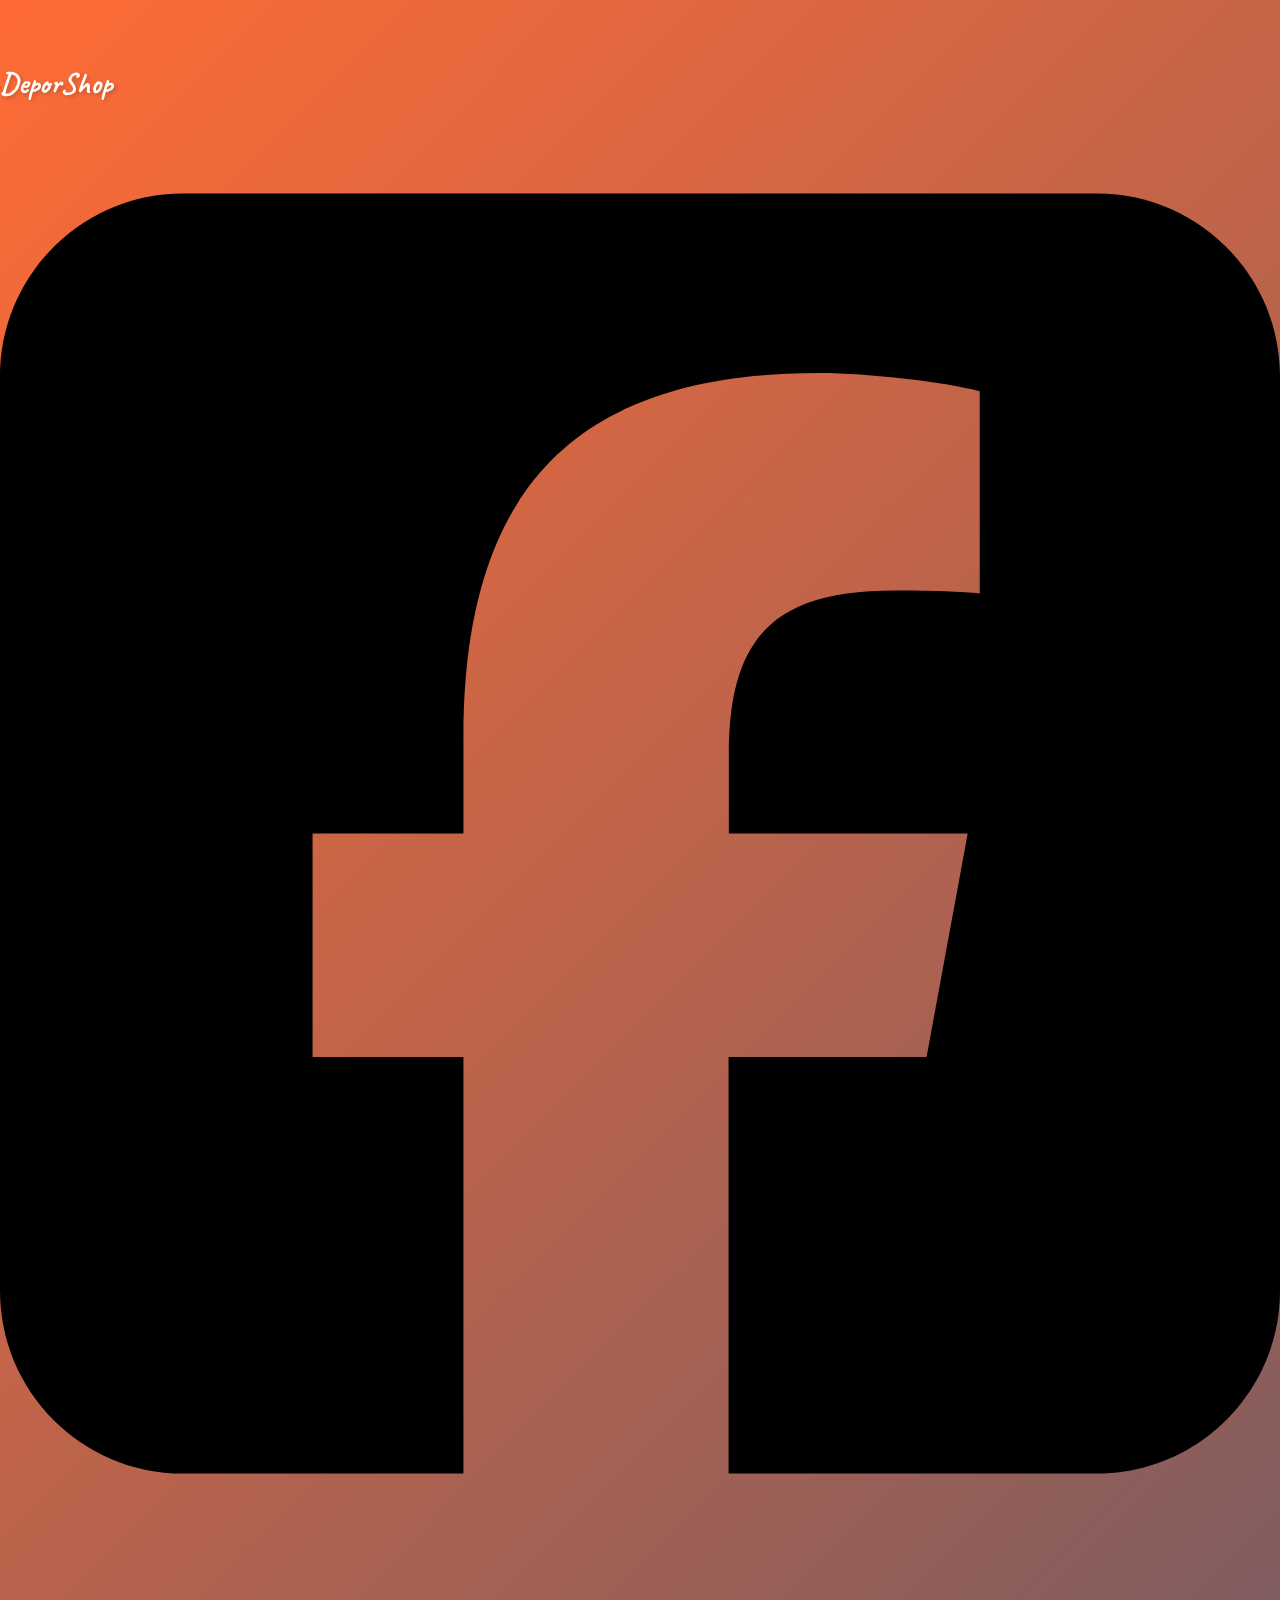
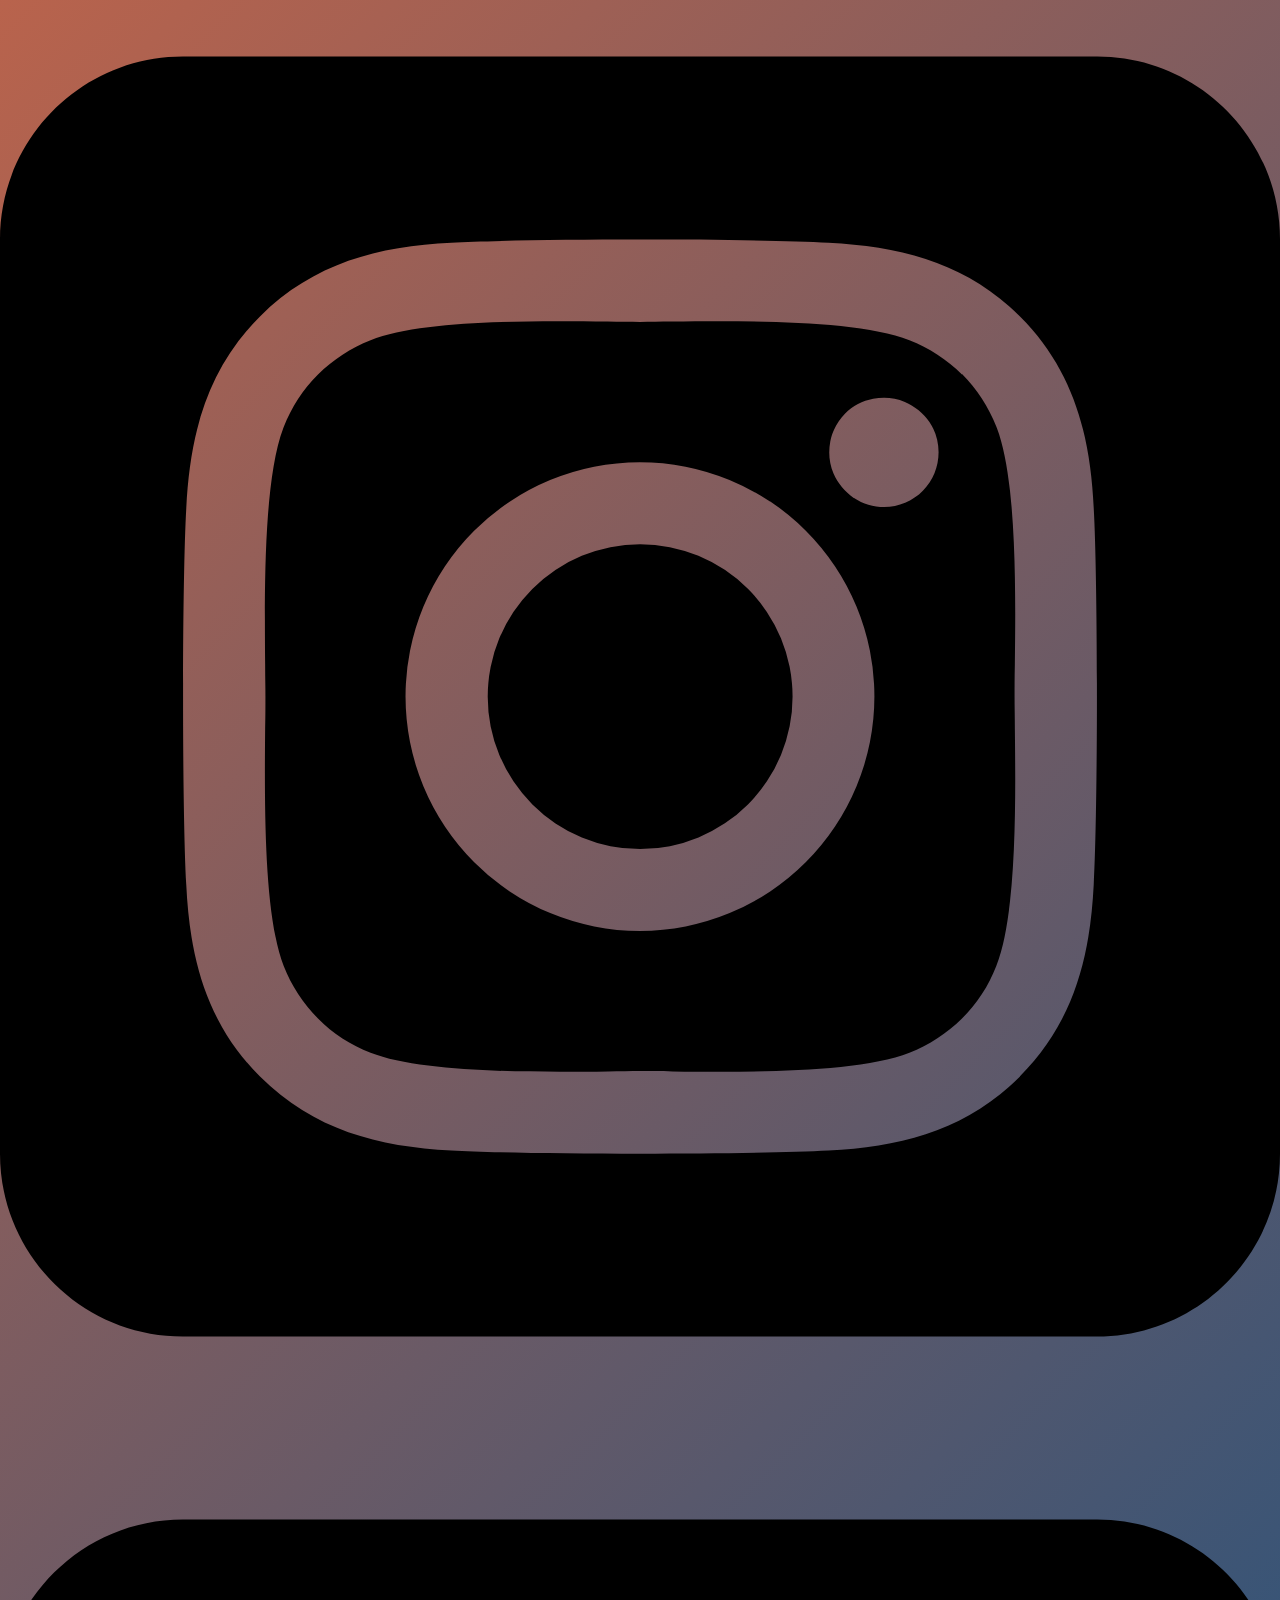
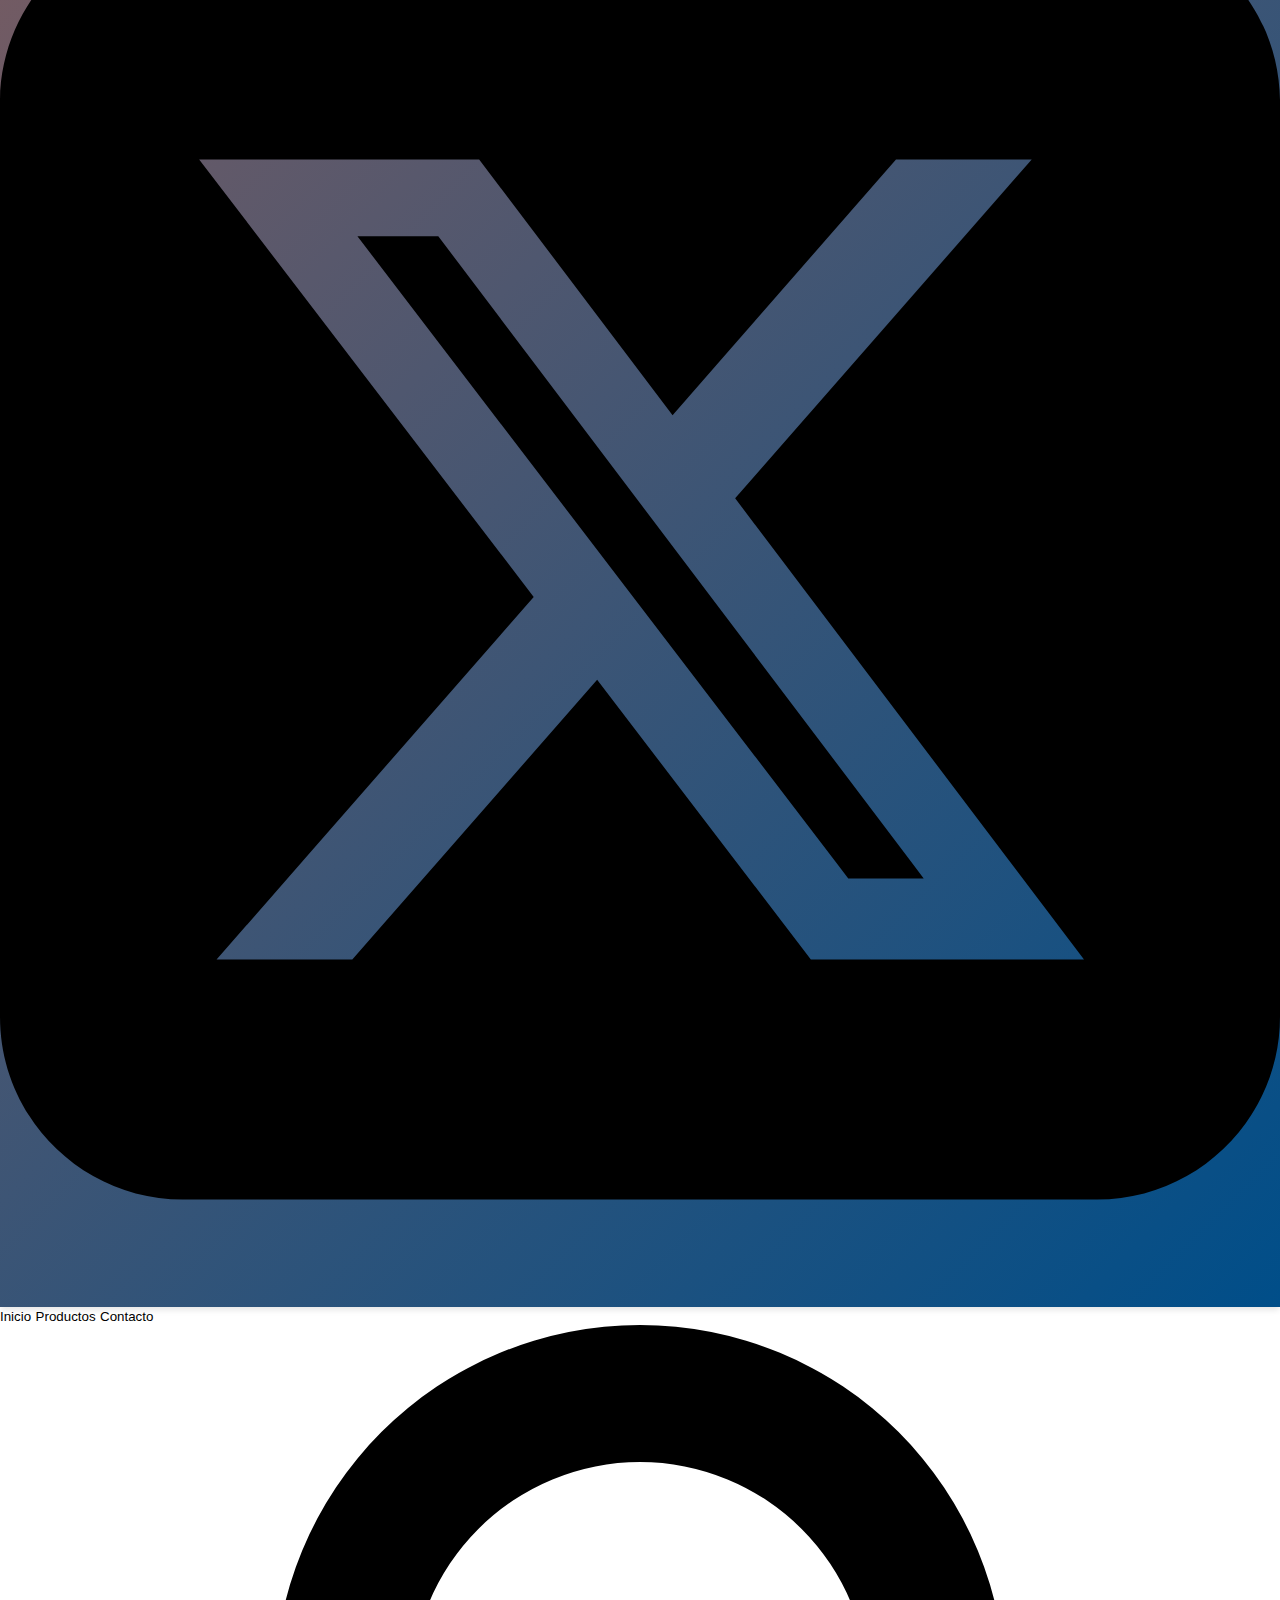
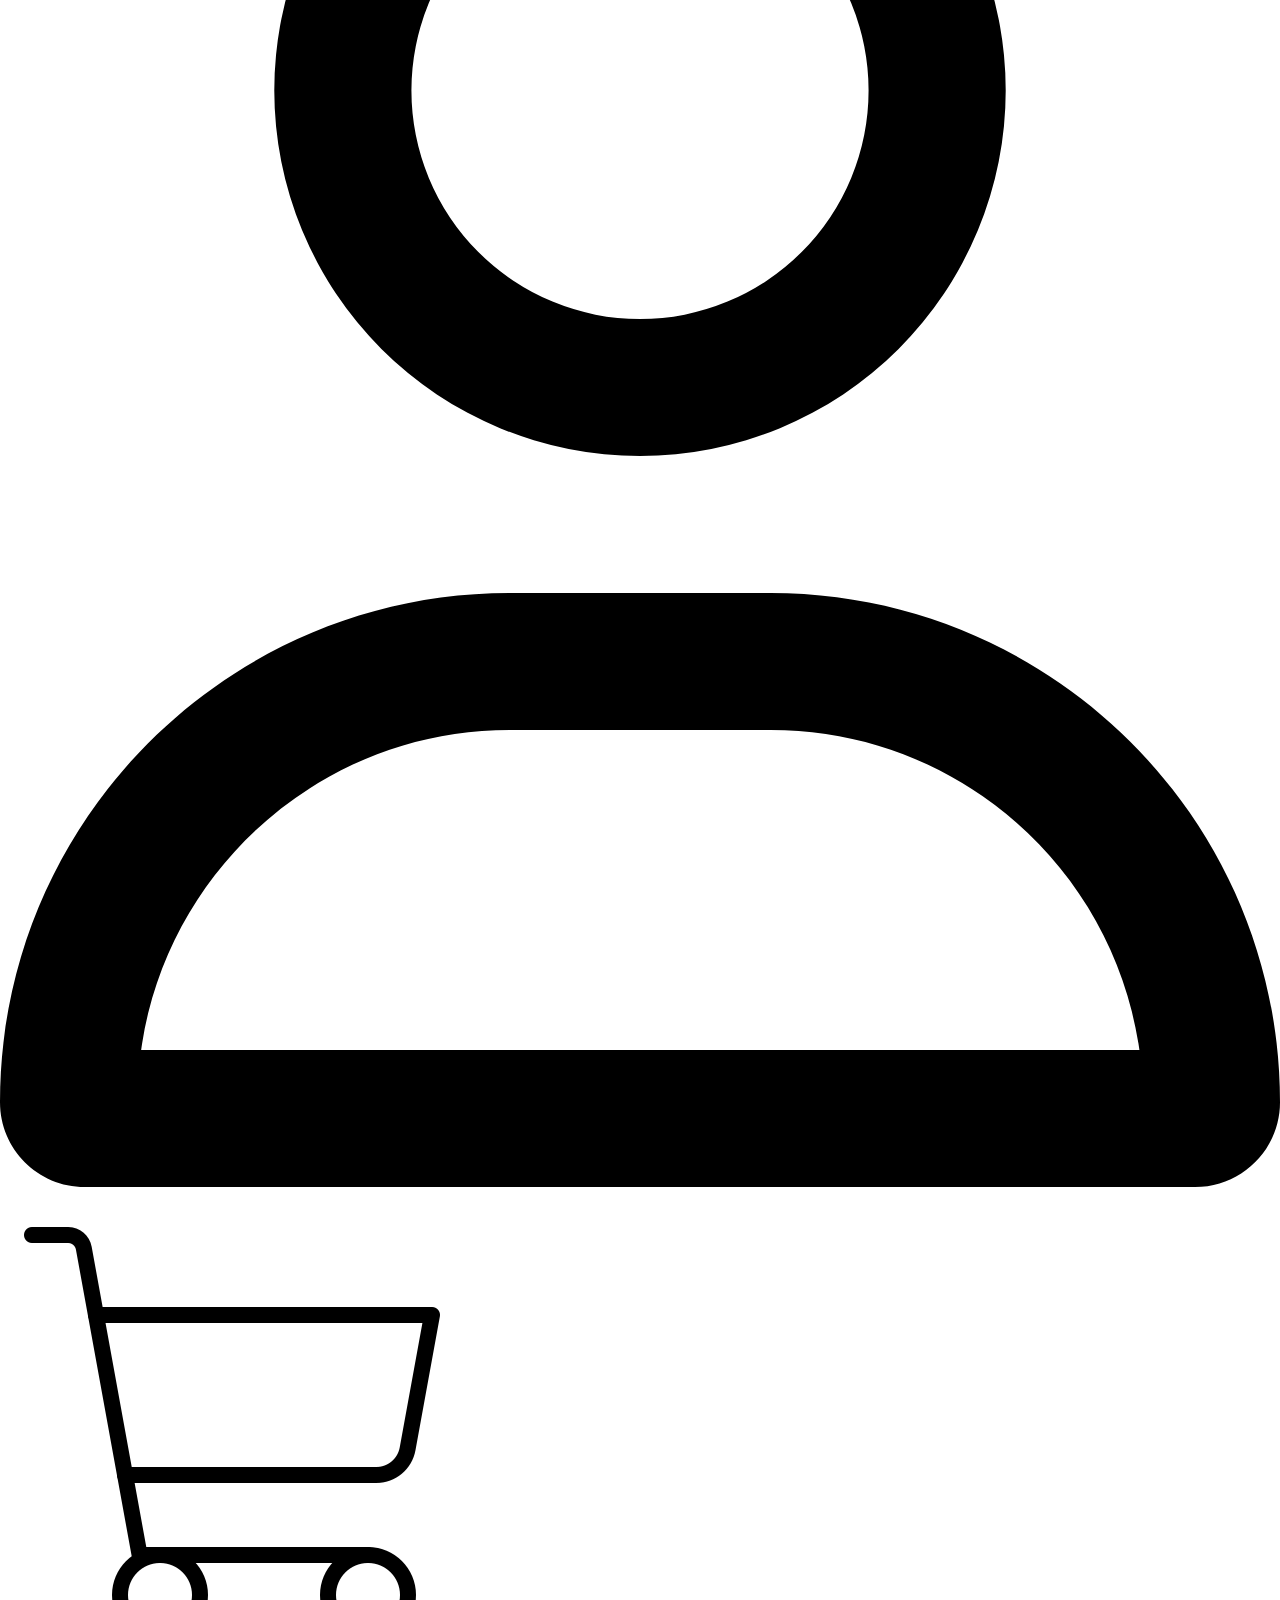
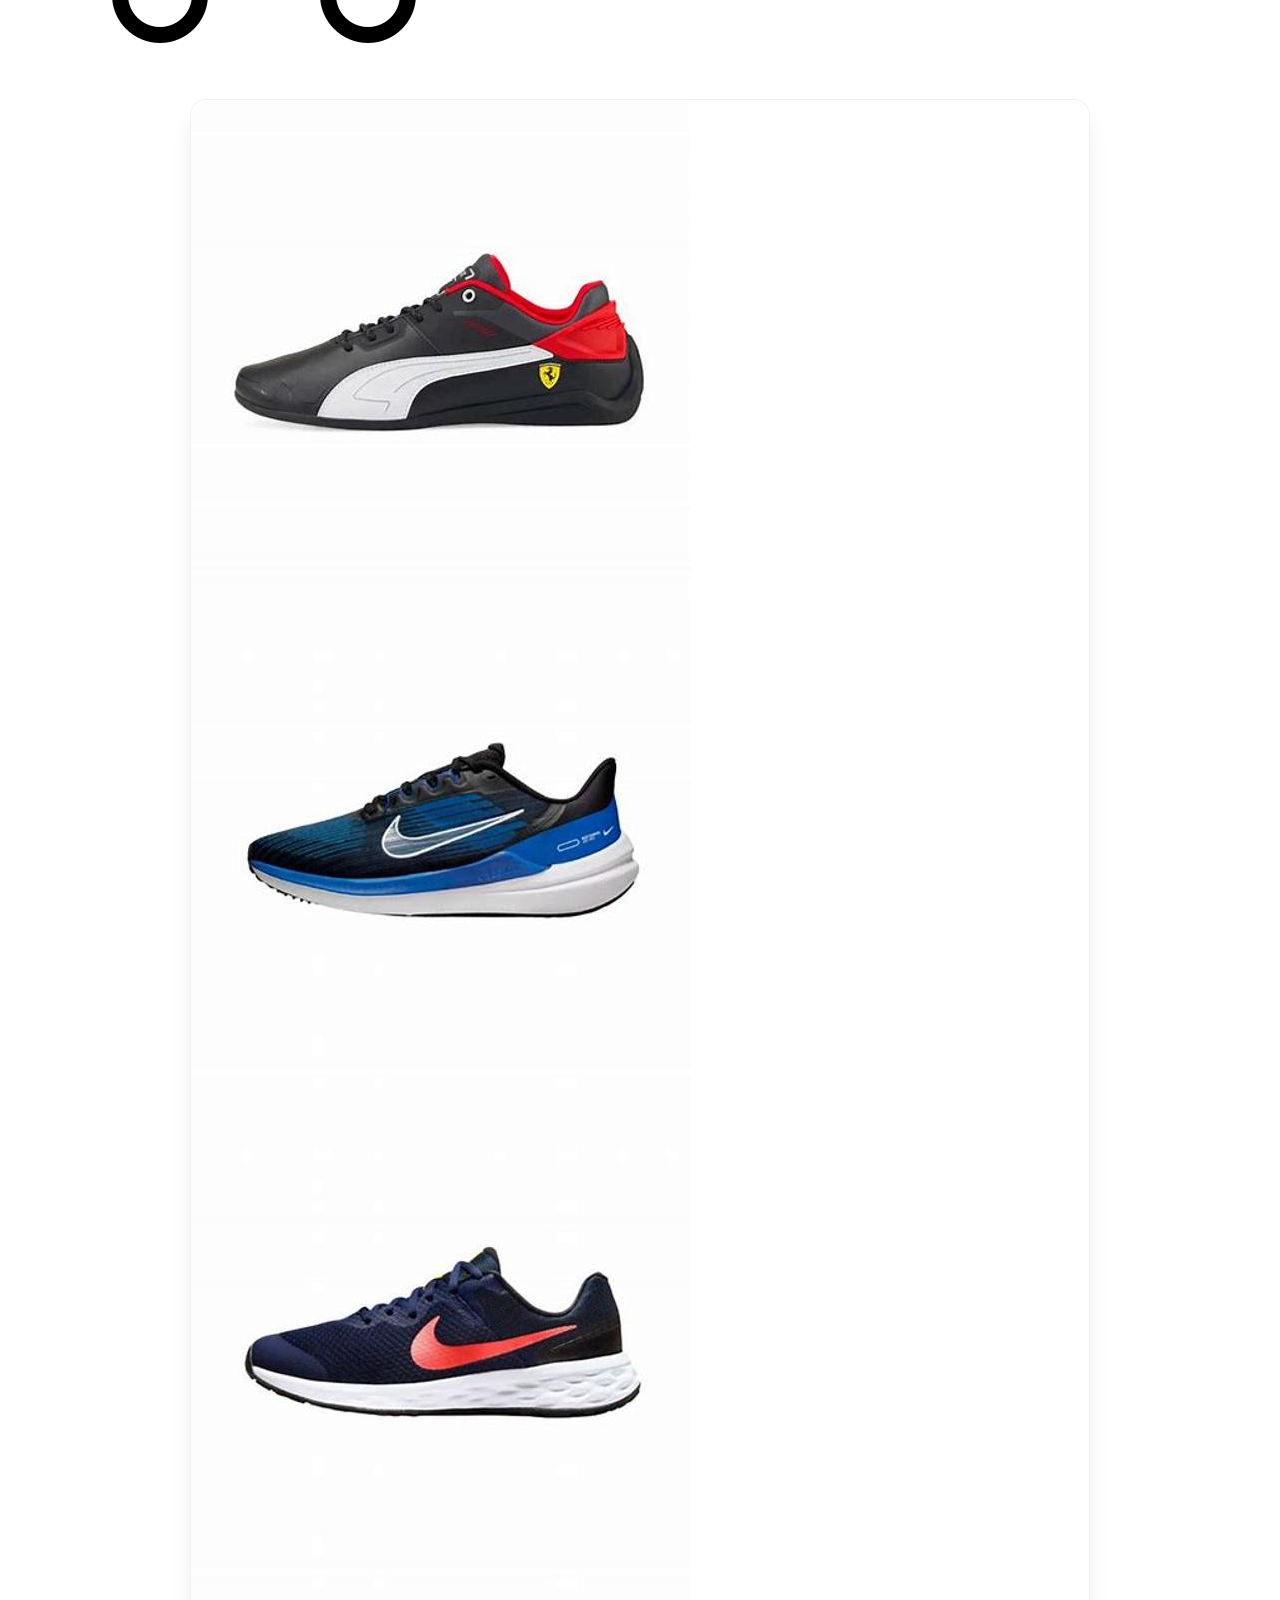
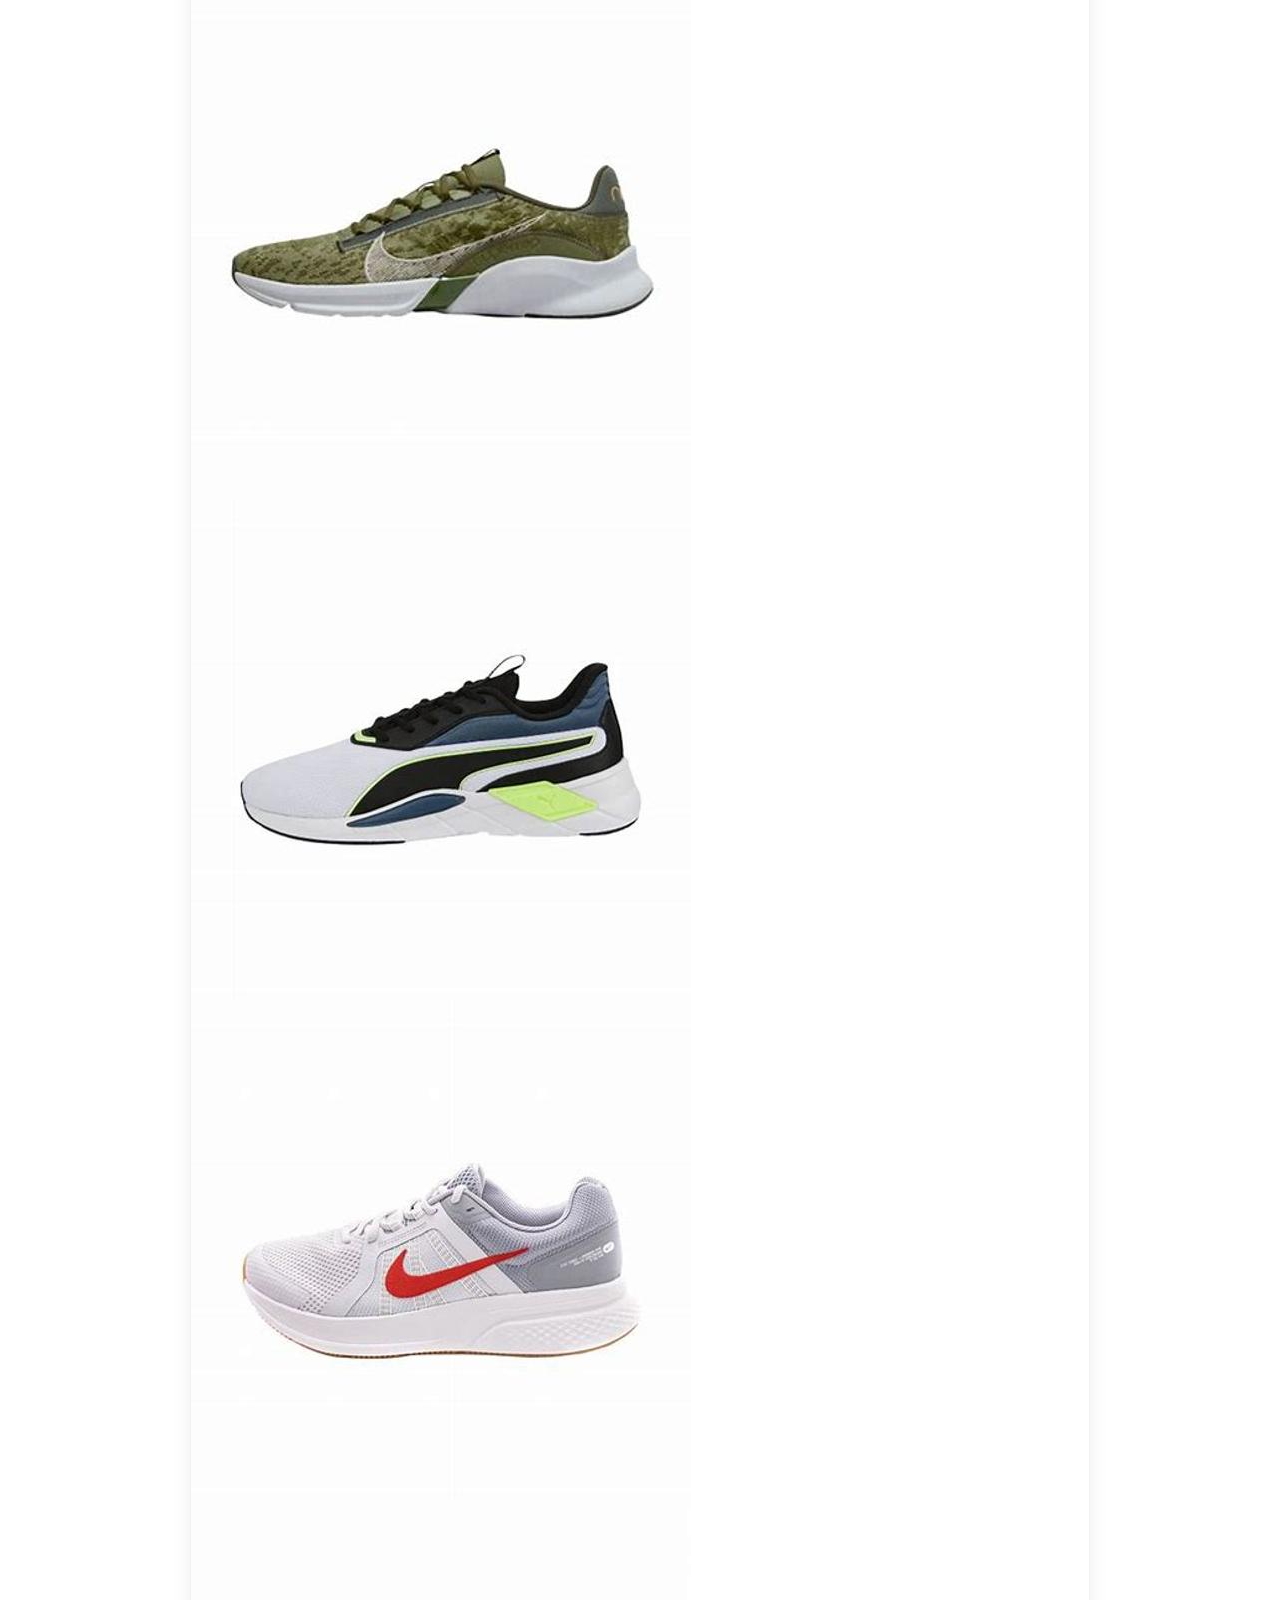
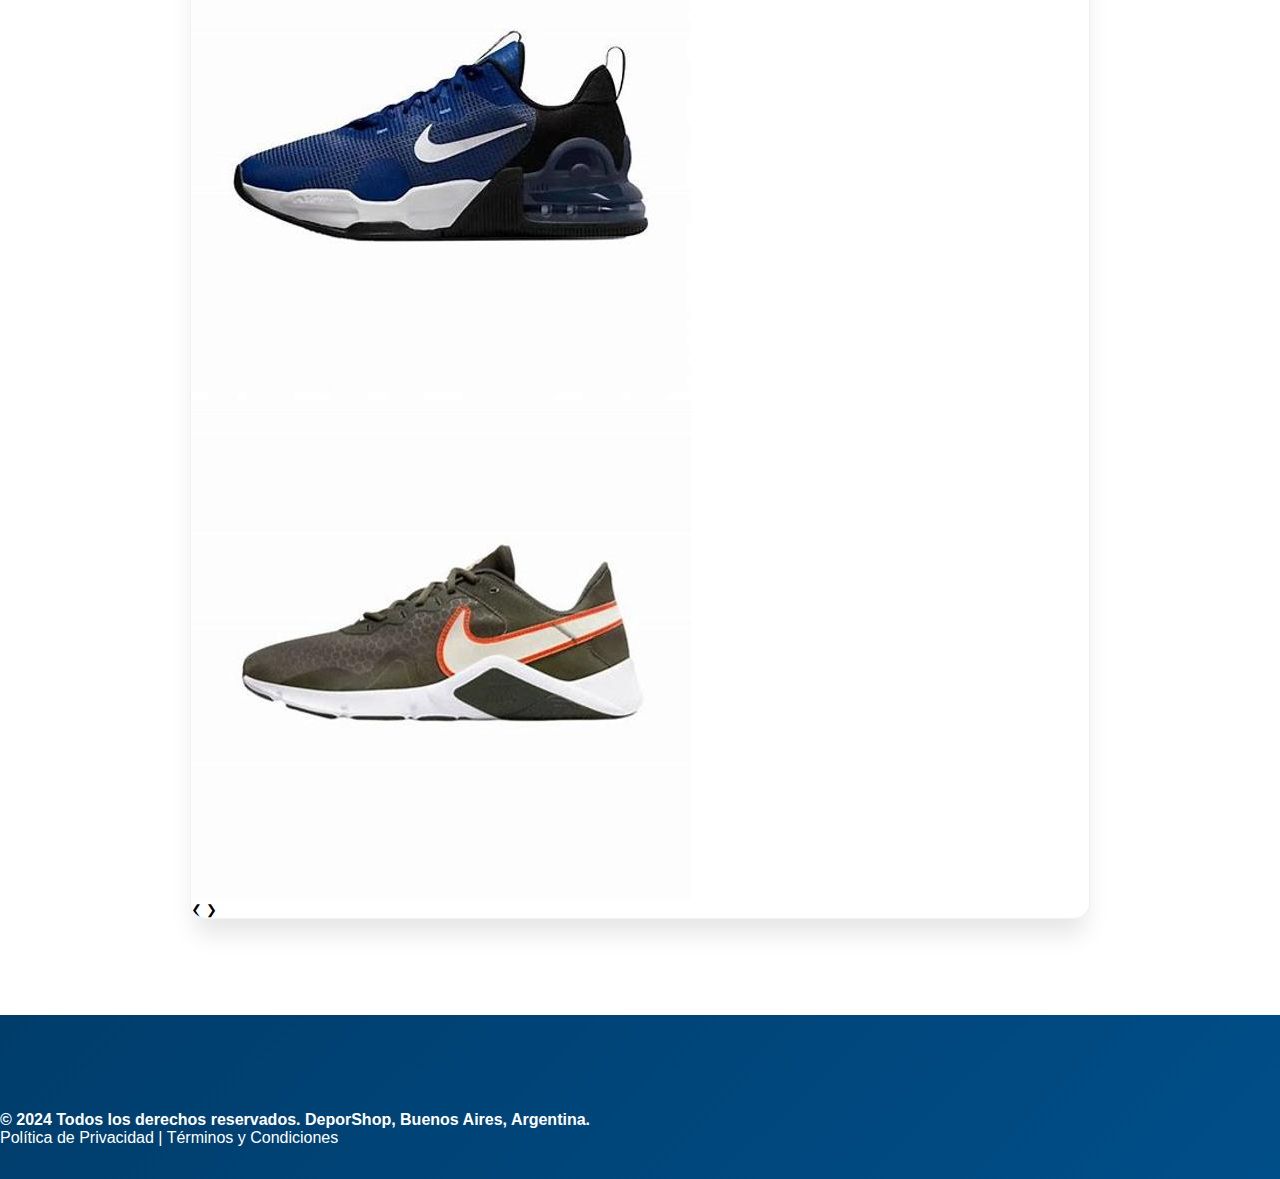
<file: Index.html>
<!DOCTYPE html>
<html lang="es">
<head>
    <meta charset="UTF-8">
    <meta name="viewport" content="width=device-width, initial-scale=1.0">
    <meta name="description" content="DeporShop - Encuentra zapatillas deportivas y accesorios de calidad al mejor precio en Buenos Aires, Argentina.">
    <meta name="keywords" content="zapatillas, deportivas, DeporShop, compras, Buenos Aires, accesorios deportivos">
    <meta name="author" content="DeporShop">
    <meta name="robots" content="index, follow">
    <title>DeporShop</title>
    <link rel="stylesheet" href="css/style.css">
    <link rel="preconnect" href="https://fonts.googleapis.com">
    <link rel="preconnect" href="https://fonts.gstatic.com" crossorigin>
    <link href="https://fonts.googleapis.com/css2?family=Caveat:wght@400..700&display=swap" rel="stylesheet">
</head>
<body>
    <header class="header">
        <div class="header__logo"></div>
        <div class="header__nombre">DeporShop</div>
        <div class="header__social-icons">
            <img src="./img/Facebook.svg" alt="Enlace a Facebook">
            <img src="./img/Instagram.svg" alt="Enlace a Instagram">
            <img src="./img/X.svg" alt="Enlace a Twitter">
        </div>
    </header>
    <section class="titulos">
        <nav class="menu">
            <button onclick="location.href='index.html'">Inicio</button>
            <button onclick="location.href='productos.html'">Productos</button>
            <button onclick="location.href='contacto.html'">Contacto</button>
        </nav>
        <div class="login">
            <img src="./img/Usuario.svg" alt="Icono de usuario">
        </div>
        <div class="carrito">
            <img src="./img/Carrito.png" alt="Carrito de compras">
        </div>
    </section>
    <main>
        <section class="main-content">
            <div class="carousel">
                <div class="carousel-images">
                    <img src="img/zapatillahombre1.jpeg" alt="Zapatilla 1">
                    <img src="img/zapatillahombre2.jpeg" alt="Zapatilla 2">
                    <img src="img/zapatillahombre3.jpeg" alt="Zapatilla 3">
                    <img src="img/zapatillahombre4.jpeg" alt="Zapatilla 4">
                    <img src="img/zapatillahombre5.jpeg" alt="Zapatilla 5">
                    <img src="img/zapatillahombre6.jpeg" alt="Zapatilla 6">
                    <img src="img/zapatillahombre7.jpeg" alt="Zapatilla 7">
                    <img src="img/zapatillahombre8.jpeg" alt="Zapatilla 8">
                </div>
                <button class="prev" onclick="moveCarousel(-1)">&#10094;</button>
                <button class="next" onclick="moveCarousel(1)">&#10095;</button>
            </div>
        </section>
        <script src="js/carousel.js"></script>
    </main>
    <footer class="footer">
        <p><strong>&copy; 2024 Todos los derechos reservados. DeporShop, Buenos Aires, Argentina.</strong></p>
        <nav class="footer-links">
            <a href="#">Política de Privacidad</a> |
            <a href="#">Términos y Condiciones</a>
        </nav>
    </footer>  
</body>
</html>
</file>
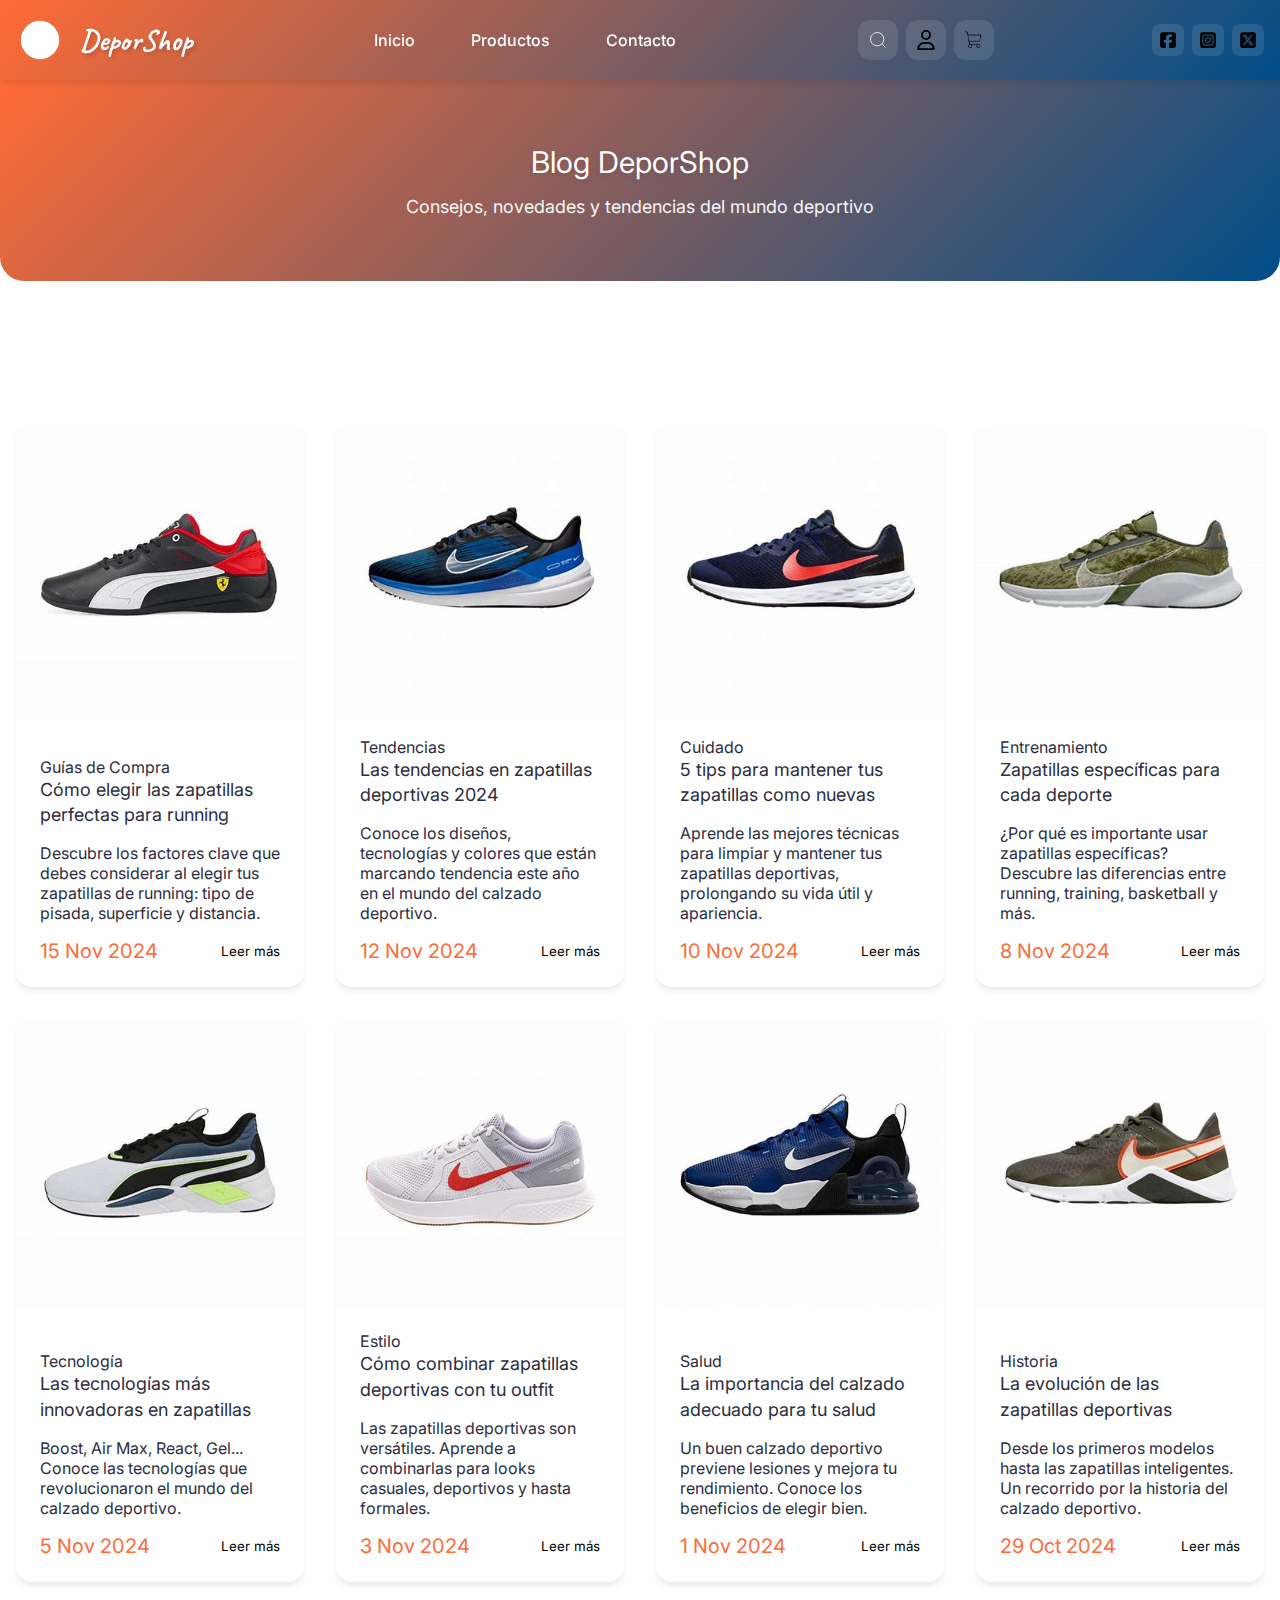
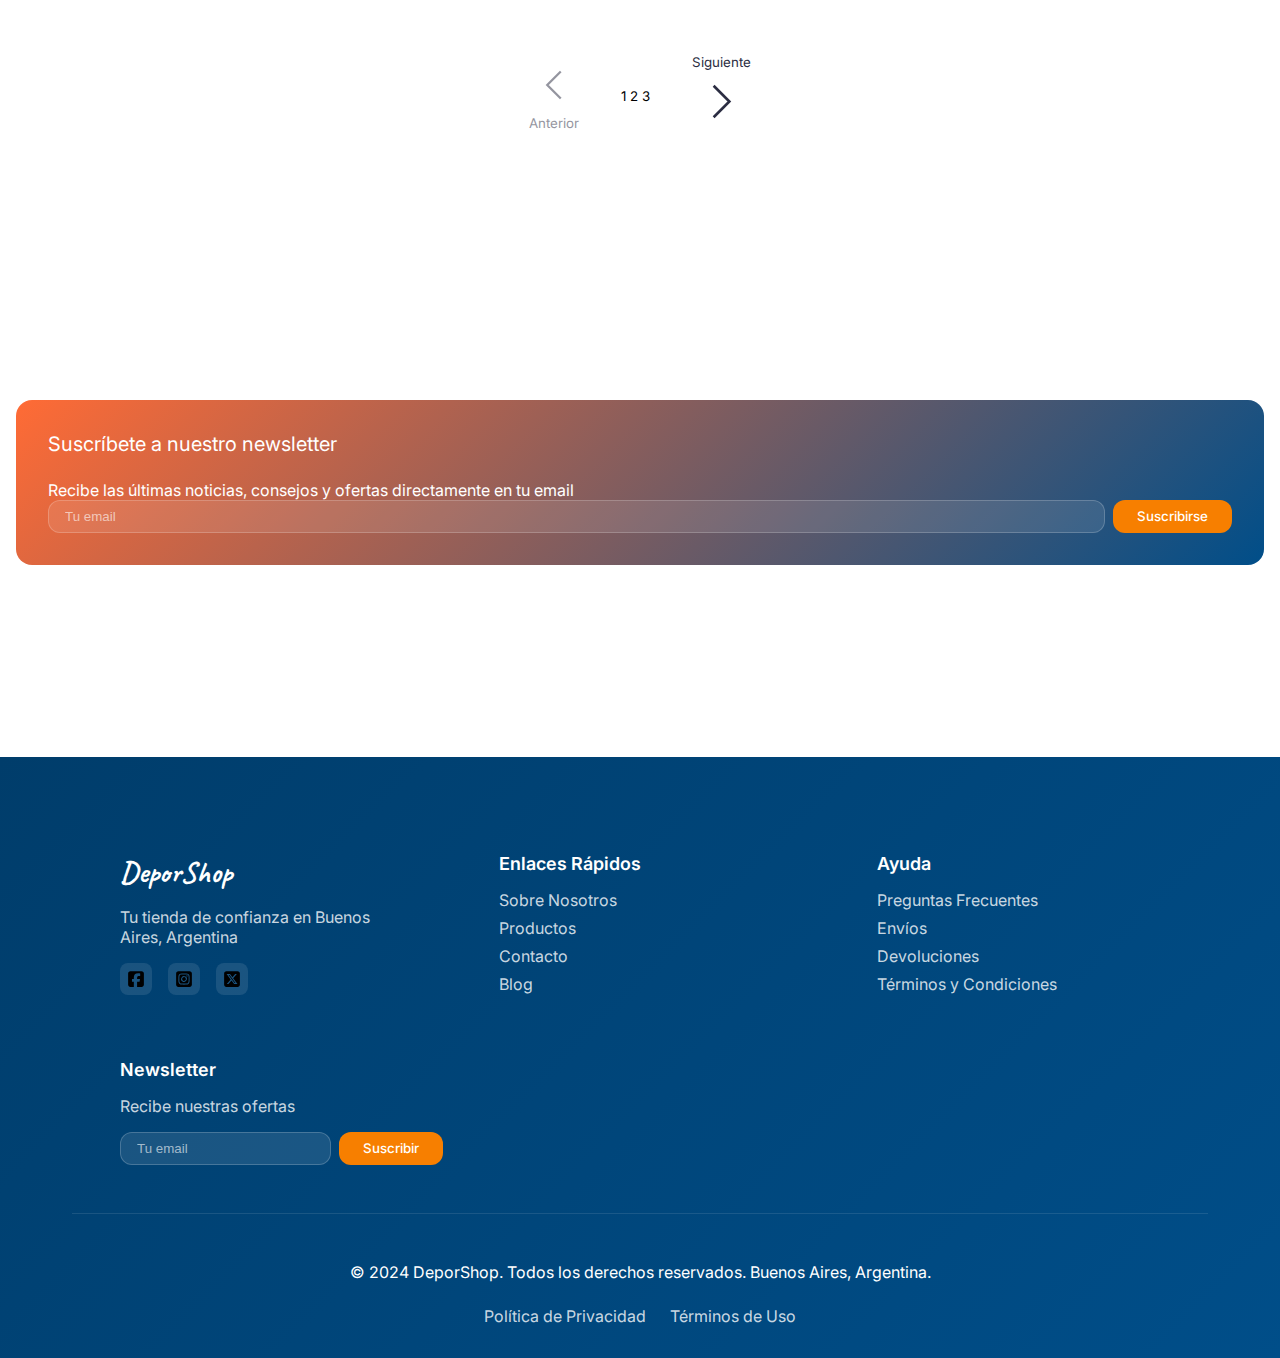
<file: blog.html>
<!DOCTYPE html>
<html lang="es">
<head>
    <meta charset="UTF-8">
    <meta name="viewport" content="width=device-width, initial-scale=1.0">
    <meta name="description" content="Blog de DeporShop - Consejos, novedades y tendencias del mundo del deporte y las zapatillas deportivas.">
    <meta name="keywords" content="blog, deportes, zapatillas, consejos, tendencias, DeporShop">
    <meta name="author" content="DeporShop">
    <title>Blog - DeporShop</title>
    <link rel="stylesheet" href="css/style.css">
    <link rel="preconnect" href="https://fonts.googleapis.com">
    <link rel="preconnect" href="https://fonts.gstatic.com" crossorigin>
    <link href="https://fonts.googleapis.com/css2?family=Caveat:wght@400..700&family=Inter:wght@300;400;500;600;700&display=swap" rel="stylesheet">
</head>
<body>
    <header class="header">
        <div class="header__container">
            <div class="header__brand">
                <div class="header__logo">
                    <svg viewBox="0 0 50 50" class="logo-icon">
                        <circle cx="25" cy="25" r="20" fill="currentColor"/>
                        <path d="M15 25 L25 35 L40 20" stroke="white" stroke-width="3" fill="none"/>
                    </svg>
                </div>
                <h1 class="header__nombre">DeporShop</h1>
            </div>
            
            <nav class="header__nav" aria-label="Navegación principal">
                <a href="index.html" class="nav-link">Inicio</a>
                <a href="productos.html" class="nav-link">Productos</a>
                <a href="contacto.html" class="nav-link">Contacto</a>
            </nav>

            <div class="header__actions">
                <a href="productos.html" class="icon-button" aria-label="Buscar productos">
                    <svg viewBox="0 0 24 24" fill="none" stroke="currentColor">
                        <circle cx="11" cy="11" r="8"/>
                        <path d="m21 21-4.35-4.35"/>
                    </svg>
                </a>
                <a href="usuario.html" class="icon-button" aria-label="Usuario">
                    <img src="./img/Usuario.svg" alt="">
                </a>
                <a href="carrito.html" class="icon-button cart-button" aria-label="Carrito de compras">
                    <img src="./img/Carrito.png" alt="">
                    <span class="cart-badge">0</span>
                </a>
            </div>

            <div class="header__social">
                <a href="#" aria-label="Facebook" class="social-link">
                    <img src="./img/Facebook.svg" alt="">
                </a>
                <a href="#" aria-label="Instagram" class="social-link">
                    <img src="./img/Instagram.svg" alt="">
                </a>
                <a href="#" aria-label="Twitter" class="social-link">
                    <img src="./img/X.svg" alt="">
                </a>
            </div>
        </div>
    </header>

    <main class="main">
        <!-- Hero Section -->
        <section class="products-hero">
            <div class="container">
                <h1 class="products-hero__title">Blog DeporShop</h1>
                <p class="products-hero__subtitle">Consejos, novedades y tendencias del mundo deportivo</p>
            </div>
        </section>

        <!-- Blog Grid Section -->
        <section class="contact-section">
            <div class="container">
                <div class="products-grid">
                    <!-- Artículo 1 -->
                    <article class="product-card">
                        <div class="product-card__badge product-card__badge--new">Nuevo</div>
                        <div class="product-card__image">
                            <img src="img/zapatillahombre1.jpeg" alt="Artículo de blog">
                        </div>
                        <div class="product-card__content">
                            <span class="product-card__category">Guías de Compra</span>
                            <h3 class="product-card__title">Cómo elegir las zapatillas perfectas para running</h3>
                            <p class="product-card__description">
                                Descubre los factores clave que debes considerar al elegir tus zapatillas de running: tipo de pisada, superficie y distancia.
                            </p>
                            <div class="product-card__footer">
                                <span class="product-card__price">15 Nov 2024</span>
                                <button class="btn btn--secondary">Leer más</button>
                            </div>
                        </div>
                    </article>

                    <!-- Artículo 2 -->
                    <article class="product-card">
                        <div class="product-card__badge product-card__badge--popular">Popular</div>
                        <div class="product-card__image">
                            <img src="img/zapatillahombre2.jpeg" alt="Artículo de blog">
                        </div>
                        <div class="product-card__content">
                            <span class="product-card__category">Tendencias</span>
                            <h3 class="product-card__title">Las tendencias en zapatillas deportivas 2024</h3>
                            <p class="product-card__description">
                                Conoce los diseños, tecnologías y colores que están marcando tendencia este año en el mundo del calzado deportivo.
                            </p>
                            <div class="product-card__footer">
                                <span class="product-card__price">12 Nov 2024</span>
                                <button class="btn btn--secondary">Leer más</button>
                            </div>
                        </div>
                    </article>

                    <!-- Artículo 3 -->
                    <article class="product-card">
                        <div class="product-card__image">
                            <img src="img/zapatillahombre3.jpeg" alt="Artículo de blog">
                        </div>
                        <div class="product-card__content">
                            <span class="product-card__category">Cuidado</span>
                            <h3 class="product-card__title">5 tips para mantener tus zapatillas como nuevas</h3>
                            <p class="product-card__description">
                                Aprende las mejores técnicas para limpiar y mantener tus zapatillas deportivas, prolongando su vida útil y apariencia.
                            </p>
                            <div class="product-card__footer">
                                <span class="product-card__price">10 Nov 2024</span>
                                <button class="btn btn--secondary">Leer más</button>
                            </div>
                        </div>
                    </article>

                    <!-- Artículo 4 -->
                    <article class="product-card">
                        <div class="product-card__image">
                            <img src="img/zapatillahombre4.jpeg" alt="Artículo de blog">
                        </div>
                        <div class="product-card__content">
                            <span class="product-card__category">Entrenamiento</span>
                            <h3 class="product-card__title">Zapatillas específicas para cada deporte</h3>
                            <p class="product-card__description">
                                ¿Por qué es importante usar zapatillas específicas? Descubre las diferencias entre running, training, basketball y más.
                            </p>
                            <div class="product-card__footer">
                                <span class="product-card__price">8 Nov 2024</span>
                                <button class="btn btn--secondary">Leer más</button>
                            </div>
                        </div>
                    </article>

                    <!-- Artículo 5 -->
                    <article class="product-card">
                        <div class="product-card__badge product-card__badge--sale">Destacado</div>
                        <div class="product-card__image">
                            <img src="img/zapatillahombre5.jpeg" alt="Artículo de blog">
                        </div>
                        <div class="product-card__content">
                            <span class="product-card__category">Tecnología</span>
                            <h3 class="product-card__title">Las tecnologías más innovadoras en zapatillas</h3>
                            <p class="product-card__description">
                                Boost, Air Max, React, Gel... Conoce las tecnologías que revolucionaron el mundo del calzado deportivo.
                            </p>
                            <div class="product-card__footer">
                                <span class="product-card__price">5 Nov 2024</span>
                                <button class="btn btn--secondary">Leer más</button>
                            </div>
                        </div>
                    </article>

                    <!-- Artículo 6 -->
                    <article class="product-card">
                        <div class="product-card__image">
                            <img src="img/zapatillahombre6.jpeg" alt="Artículo de blog">
                        </div>
                        <div class="product-card__content">
                            <span class="product-card__category">Estilo</span>
                            <h3 class="product-card__title">Cómo combinar zapatillas deportivas con tu outfit</h3>
                            <p class="product-card__description">
                                Las zapatillas deportivas son versátiles. Aprende a combinarlas para looks casuales, deportivos y hasta formales.
                            </p>
                            <div class="product-card__footer">
                                <span class="product-card__price">3 Nov 2024</span>
                                <button class="btn btn--secondary">Leer más</button>
                            </div>
                        </div>
                    </article>

                    <!-- Artículo 7 -->
                    <article class="product-card">
                        <div class="product-card__image">
                            <img src="img/zapatillahombre7.jpeg" alt="Artículo de blog">
                        </div>
                        <div class="product-card__content">
                            <span class="product-card__category">Salud</span>
                            <h3 class="product-card__title">La importancia del calzado adecuado para tu salud</h3>
                            <p class="product-card__description">
                                Un buen calzado deportivo previene lesiones y mejora tu rendimiento. Conoce los beneficios de elegir bien.
                            </p>
                            <div class="product-card__footer">
                                <span class="product-card__price">1 Nov 2024</span>
                                <button class="btn btn--secondary">Leer más</button>
                            </div>
                        </div>
                    </article>

                    <!-- Artículo 8 -->
                    <article class="product-card">
                        <div class="product-card__badge product-card__badge--new">Nuevo</div>
                        <div class="product-card__image">
                            <img src="img/zapatillahombre8.jpeg" alt="Artículo de blog">
                        </div>
                        <div class="product-card__content">
                            <span class="product-card__category">Historia</span>
                            <h3 class="product-card__title">La evolución de las zapatillas deportivas</h3>
                            <p class="product-card__description">
                                Desde los primeros modelos hasta las zapatillas inteligentes. Un recorrido por la historia del calzado deportivo.
                            </p>
                            <div class="product-card__footer">
                                <span class="product-card__price">29 Oct 2024</span>
                                <button class="btn btn--secondary">Leer más</button>
                            </div>
                        </div>
                    </article>
                </div>

                <!-- Pagination -->
                <div class="pagination">
                    <button class="pagination__button pagination__button--prev" disabled>
                        <svg viewBox="0 0 24 24" fill="none" stroke="currentColor">
                            <path d="M15 18l-6-6 6-6"/>
                        </svg>
                        Anterior
                    </button>
                    
                    <div class="pagination__numbers">
                        <button class="pagination__number pagination__number--active">1</button>
                        <button class="pagination__number">2</button>
                        <button class="pagination__number">3</button>
                    </div>
                    
                    <button class="pagination__button pagination__button--next">
                        Siguiente
                        <svg viewBox="0 0 24 24" fill="none" stroke="currentColor">
                            <path d="M9 18l6-6-6-6"/>
                        </svg>
                    </button>
                </div>
            </div>
        </section>

        <!-- Newsletter CTA -->
        <section class="contact-section">
            <div class="container">
                <div class="contact-social">
                    <h3 class="contact-social__title">Suscríbete a nuestro newsletter</h3>
                    <p>Recibe las últimas noticias, consejos y ofertas directamente en tu email</p>
                    <form class="newsletter-form">
                        <input type="email" placeholder="Tu email" required>
                        <button type="submit" class="btn btn--primary">Suscribirse</button>
                    </form>
                </div>
            </div>
        </section>
    </main>

    <footer class="footer">
        <div class="footer__container">
            <div class="footer__content">
                <div class="footer__section">
                    <h3 class="footer__title">DeporShop</h3>
                    <p class="footer__text">Tu tienda de confianza en Buenos Aires, Argentina</p>
                    <div class="footer__social">
                        <a href="#" aria-label="Facebook" class="social-link">
                            <img src="./img/Facebook.svg" alt="">
                        </a>
                        <a href="#" aria-label="Instagram" class="social-link">
                            <img src="./img/Instagram.svg" alt="">
                        </a>
                        <a href="#" aria-label="Twitter" class="social-link">
                            <img src="./img/X.svg" alt="">
                        </a>
                    </div>
                </div>
                
                <div class="footer__section">
                    <h4 class="footer__subtitle">Enlaces Rápidos</h4>
                    <nav class="footer__links">
                        <a href="sobrenosotros.html">Sobre Nosotros</a>
                        <a href="productos.html">Productos</a>
                        <a href="contacto.html">Contacto</a>
                        <a href="blog.html">Blog</a>
                    </nav>
                </div>

                <div class="footer__section">
                    <h4 class="footer__subtitle">Ayuda</h4>
                    <nav class="footer__links">
                        <a href="#">Preguntas Frecuentes</a>
                        <a href="#">Envíos</a>
                        <a href="#">Devoluciones</a>
                        <a href="#">Términos y Condiciones</a>
                    </nav>
                </div>

                <div class="footer__section">
                    <h4 class="footer__subtitle">Newsletter</h4>
                    <p class="footer__text">Recibe nuestras ofertas</p>
                    <form class="newsletter-form">
                        <input type="email" placeholder="Tu email" required>
                        <button type="submit">Suscribir</button>
                    </form>
                </div>
            </div>
            
            <div class="footer__bottom">
                <p>&copy; 2024 DeporShop. Todos los derechos reservados. Buenos Aires, Argentina.</p>
                <nav class="footer__legal">
                    <a href="#">Política de Privacidad</a>
                    <a href="#">Términos de Uso</a>
                </nav>
            </div>
        </div>
    </footer>

    <script src="js/cart.js"></script>
</body>
</html>
</file>
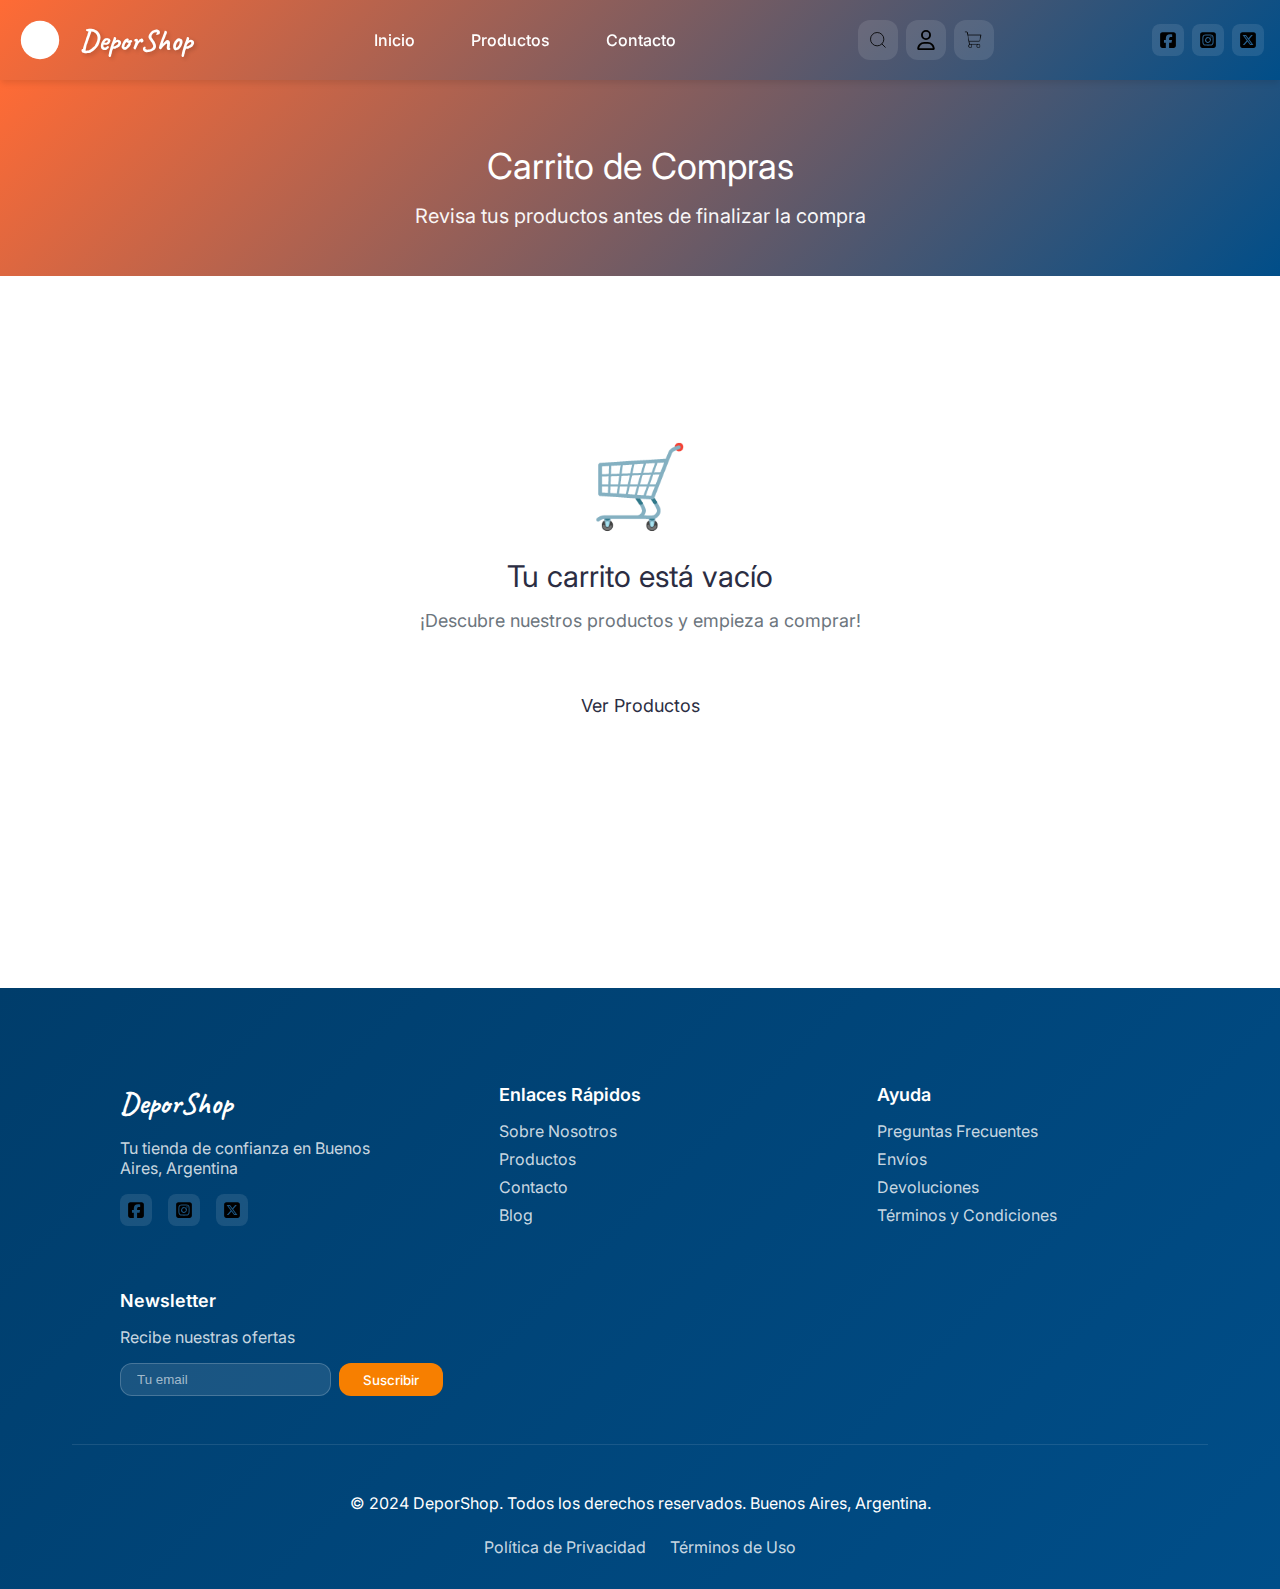
<file: carrito.html>
<!DOCTYPE html>
<html lang="es">
<head>
    <meta charset="UTF-8">
    <meta name="viewport" content="width=device-width, initial-scale=1.0">
    <meta name="description" content="Carrito de Compras - DeporShop">
    <title>Carrito de Compras - DeporShop</title>
    <link rel="stylesheet" href="css/style.css">
    <link rel="preconnect" href="https://fonts.googleapis.com">
    <link rel="preconnect" href="https://fonts.gstatic.com" crossorigin>
    <link href="https://fonts.googleapis.com/css2?family=Caveat:wght@400..700&family=Inter:wght@300;400;500;600;700&display=swap" rel="stylesheet">
</head>
<body>
    <header class="header">
        <div class="header__container">
            <div class="header__brand">
                <div class="header__logo">
                    <svg viewBox="0 0 50 50" class="logo-icon">
                        <circle cx="25" cy="25" r="20" fill="currentColor"/>
                        <path d="M15 25 L25 35 L40 20" stroke="white" stroke-width="3" fill="none"/>
                    </svg>
                </div>
                <h1 class="header__nombre">DeporShop</h1>
            </div>
            
            <nav class="header__nav" aria-label="Navegación principal">
                <a href="index.html" class="nav-link">Inicio</a>
                <a href="productos.html" class="nav-link">Productos</a>
                <a href="contacto.html" class="nav-link">Contacto</a>
            </nav>

            <div class="header__actions">
                <button class="icon-button" aria-label="Buscar">
                    <svg viewBox="0 0 24 24" fill="none" stroke="currentColor">
                        <circle cx="11" cy="11" r="8"/>
                        <path d="m21 21-4.35-4.35"/>
                    </svg>
                </button>
                <a href="usuario.html" class="icon-button" aria-label="Usuario">
                    <img src="./img/Usuario.svg" alt="">
                </a>
                <a href="carrito.html" class="icon-button cart-button" aria-label="Carrito de compras">
                    <img src="./img/Carrito.png" alt="">
                    <span class="cart-badge">0</span>
                </a>
            </div>

            <div class="header__social">
                <a href="#" aria-label="Facebook" class="social-link">
                    <img src="./img/Facebook.svg" alt="">
                </a>
                <a href="#" aria-label="Instagram" class="social-link">
                    <img src="./img/Instagram.svg" alt="">
                </a>
                <a href="#" aria-label="Twitter" class="social-link">
                    <img src="./img/X.svg" alt="">
                </a>
            </div>
        </div>
    </header>

    <main class="main">
        <section class="contact-hero">
            <div class="container">
                <h2 class="contact-hero__title">Carrito de Compras</h2>
                <p class="contact-hero__subtitle">Revisa tus productos antes de finalizar la compra</p>
            </div>
        </section>

        <section class="contact-section">
            <div class="container">
                <!-- Carrito vacío -->
                <div id="empty-cart">
                    <div class="cart-empty">
                        <div class="cart-empty__icon">🛒</div>
                        <h3 class="section-title">Tu carrito está vacío</h3>
                        <p class="section-subtitle">¡Descubre nuestros productos y empieza a comprar!</p>
                        <a href="productos.html" class="btn btn--primary btn--large">Ver Productos</a>
                    </div>
                </div>

                <!-- Carrito con productos -->
                <div id="cart-content">
                    <div class="contact-grid">
                        <!-- Lista de productos -->
                        <div>
                            <h3 class="section-title">Productos (<span id="cart-items-count">0</span>)</h3>
                            <div id="cart-items" class="cart-items"></div>
                            
                            <div class="cart-actions">
                                <button onclick="cart.clearCart(); location.reload();" class="btn btn--secondary">
                                    Vaciar Carrito
                                </button>
                                <a href="productos.html" class="btn btn--secondary">
                                    Seguir Comprando
                                </a>
                            </div>
                        </div>

                        <!-- Resumen del pedido -->
                        <div class="contact-form-wrapper">
                            <h3 class="section-title">Resumen del Pedido</h3>
                            
                            <div class="cart-summary">
                                <div class="cart-summary__row">
                                    <span>Subtotal (<span id="summary-items">0</span> productos)</span>
                                    <span id="summary-subtotal">$0</span>
                                </div>
                                <div class="cart-summary__row">
                                    <span>Envío</span>
                                    <span id="summary-shipping">$0</span>
                                </div>
                                <div id="free-shipping-message" class="cart-summary__message">
                                    🎉 ¡Envío GRATIS por compras superiores a $50,000!
                                </div>
                                <div class="cart-summary__row cart-summary__total">
                                    <span>Total</span>
                                    <span id="summary-total">$0</span>
                                </div>
                            </div>

                            <button onclick="checkout()" class="btn btn--primary btn--large cart-checkout-btn">
                                Finalizar Compra
                            </button>

                            <div class="cart-info-cards">
                                <div class="contact-info-card">
                                    <div class="contact-info-card__icon">
                                        <svg viewBox="0 0 24 24" fill="none">
                                            <path d="M9 12l2 2 4-4m6 2a9 9 0 11-18 0 9 9 0 0118 0z"/>
                                        </svg>
                                    </div>
                                    <div class="contact-info-card__content">
                                        <h4 class="contact-info-card__title">Compra Segura</h4>
                                        <p class="contact-info-card__text">Protegemos tus datos</p>
                                    </div>
                                </div>
                                <div class="contact-info-card">
                                    <div class="contact-info-card__icon">
                                        <svg viewBox="0 0 24 24" fill="none">
                                            <path d="M3 10h18M7 15h1m4 0h1m-7 4h12a3 3 0 003-3V8a3 3 0 00-3-3H6a3 3 0 00-3 3v8a3 3 0 003 3z"/>
                                        </svg>
                                    </div>
                                    <div class="contact-info-card__content">
                                        <h4 class="contact-info-card__title">Pago Fácil</h4>
                                        <p class="contact-info-card__text">Múltiples métodos</p>
                                    </div>
                                </div>
                            </div>
                        </div>
                    </div>
                </div>
            </div>
        </section>
    </main>

    <footer class="footer">
        <div class="footer__container">
            <div class="footer__content">
                <div class="footer__section">
                    <h3 class="footer__title">DeporShop</h3>
                    <p class="footer__text">Tu tienda de confianza en Buenos Aires, Argentina</p>
                    <div class="footer__social">
                        <a href="#" aria-label="Facebook" class="social-link">
                            <img src="./img/Facebook.svg" alt="">
                        </a>
                        <a href="#" aria-label="Instagram" class="social-link">
                            <img src="./img/Instagram.svg" alt="">
                        </a>
                        <a href="#" aria-label="Twitter" class="social-link">
                            <img src="./img/X.svg" alt="">
                        </a>
                    </div>
                </div>
                
                <div class="footer__section">
                    <h4 class="footer__subtitle">Enlaces Rápidos</h4>
                    <nav class="footer__links">
                        <a href="sobrenosotros.html">Sobre Nosotros</a>
                        <a href="productos.html">Productos</a>
                        <a href="contacto.html">Contacto</a>
                        <a href="blog.html">Blog</a>
                    </nav>
                </div>

                <div class="footer__section">
                    <h4 class="footer__subtitle">Ayuda</h4>
                    <nav class="footer__links">
                        <a href="preguntasfrecuentes.html">Preguntas Frecuentes</a>
                        <a href="envios.html">Envíos</a>
                        <a href="devoluciones.html">Devoluciones</a>
                        <a href="terminosdeuso.html">Términos y Condiciones</a>
                    </nav>
                </div>

                <div class="footer__section">
                    <h4 class="footer__subtitle">Newsletter</h4>
                    <p class="footer__text">Recibe nuestras ofertas</p>
                    <form class="newsletter-form">
                        <input type="email" placeholder="Tu email" required>
                        <button type="submit">Suscribir</button>
                    </form>
                </div>
            </div>
            
            <div class="footer__bottom">
                <p>&copy; 2024 DeporShop. Todos los derechos reservados. Buenos Aires, Argentina.</p>
                <nav class="footer__legal">
                    <a href="politicadeprivacidad.html">Política de Privacidad</a>
                    <a href="terminosdeuso.html">Términos de Uso</a>
                </nav>
            </div>
        </div>
    </footer>

    <script src="js/cart.js"></script>
    <script>
        // Renderizar carrito
        function renderCart() {
            const emptyCart = document.getElementById('empty-cart');
            const cartContent = document.getElementById('cart-content');
            const cartItemsContainer = document.getElementById('cart-items');
            
            if (cart.items.length === 0) {
                emptyCart.classList.add('active');
                cartContent.classList.remove('active');
                return;
            }

            emptyCart.classList.remove('active');
            cartContent.classList.add('active');

            // Renderizar items
            cartItemsContainer.innerHTML = cart.items.map(item => `
                <div class="cart-item">
                    <img src="${item.image}" alt="${item.name}" class="cart-item__image">
                    <div class="cart-item__details">
                        <h4 class="cart-item__name">${item.name}</h4>
                        <p class="cart-item__category">${item.category}</p>
                        <p class="cart-item__price">${formatPrice(item.price)}</p>
                    </div>
                    <div class="cart-item__quantity">
                        <button onclick="updateQuantity(${item.id}, ${item.quantity - 1})" class="quantity-btn">-</button>
                        <span>${item.quantity}</span>
                        <button onclick="updateQuantity(${item.id}, ${item.quantity + 1})" class="quantity-btn">+</button>
                    </div>
                    <div class="cart-item__subtotal">
                        ${formatPrice(item.price * item.quantity)}
                    </div>
                    <button onclick="removeFromCart(${item.id})" class="cart-item__remove" aria-label="Eliminar">
                        <svg viewBox="0 0 24 24" fill="none" stroke="currentColor" stroke-width="2">
                            <path d="M6 18L18 6M6 6l12 12"/>
                        </svg>
                    </button>
                </div>
            `).join('');

            // Actualizar resumen
            const totalItems = cart.getTotalItems();
            const subtotal = cart.getSubtotal();
            const shipping = cart.getShipping();
            const total = cart.getTotal();

            document.getElementById('cart-items-count').textContent = totalItems;
            document.getElementById('summary-items').textContent = totalItems;
            document.getElementById('summary-subtotal').textContent = formatPrice(subtotal);
            document.getElementById('summary-shipping').textContent = shipping === 0 ? 'GRATIS' : formatPrice(shipping);
            document.getElementById('summary-total').textContent = formatPrice(total);

            // Mensaje de envío gratis
            const freeShippingMessage = document.getElementById('free-shipping-message');
            if (subtotal >= 50000) {
                freeShippingMessage.classList.add('active');
            } else {
                freeShippingMessage.classList.remove('active');
            }
        }

        function updateQuantity(productId, newQuantity) {
            cart.updateQuantity(productId, newQuantity);
            renderCart();
        }

        function removeFromCart(productId) {
            if (confirm('¿Eliminar este producto del carrito?')) {
                cart.removeItem(productId);
                renderCart();
            }
        }

        function checkout() {
            if (cart.items.length === 0) {
                alert('Tu carrito está vacío');
                return;
            }
            
            alert('¡Funcionalidad de checkout!\n\nEn producción, aquí se procesaría el pago.\nTotal: ' + formatPrice(cart.getTotal()));
            // En producción: window.location.href = 'checkout.html';
        }

        // Inicializar
        renderCart();
    </script>
</body>
</html>
</file>
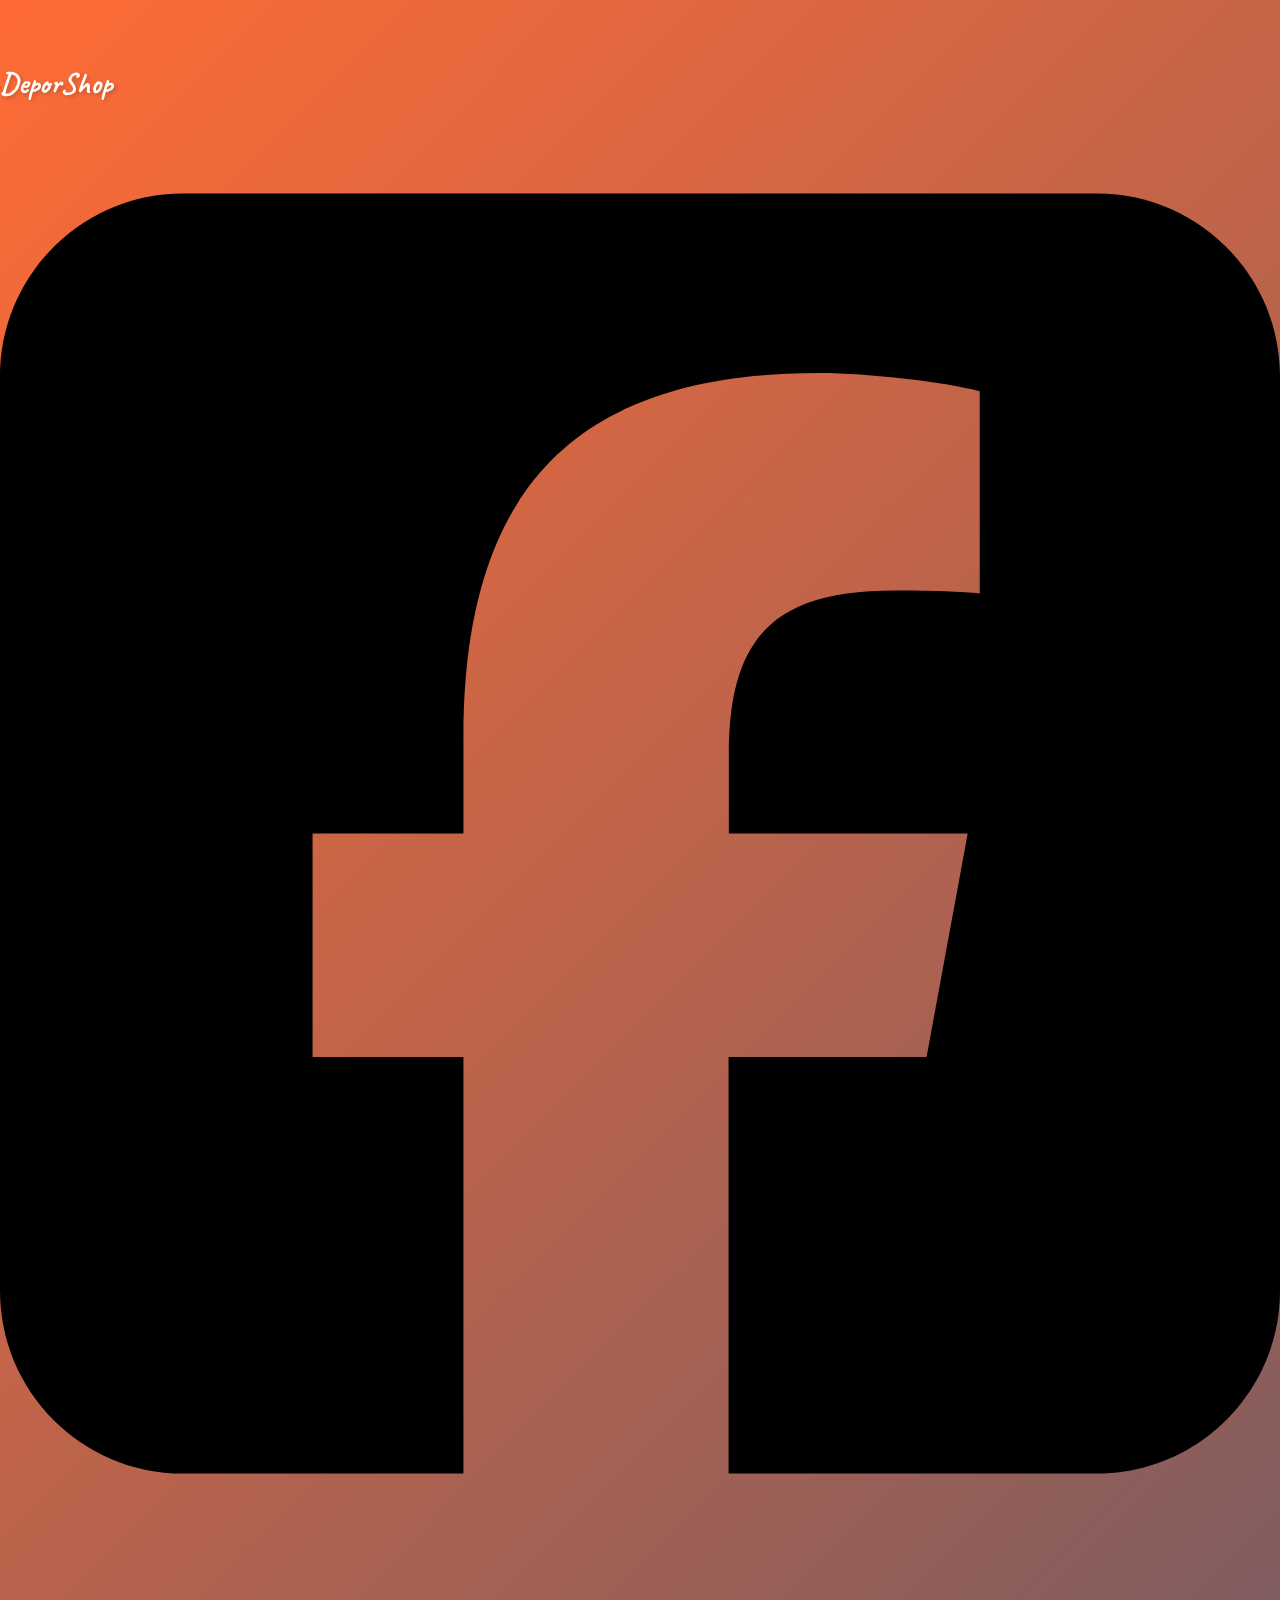
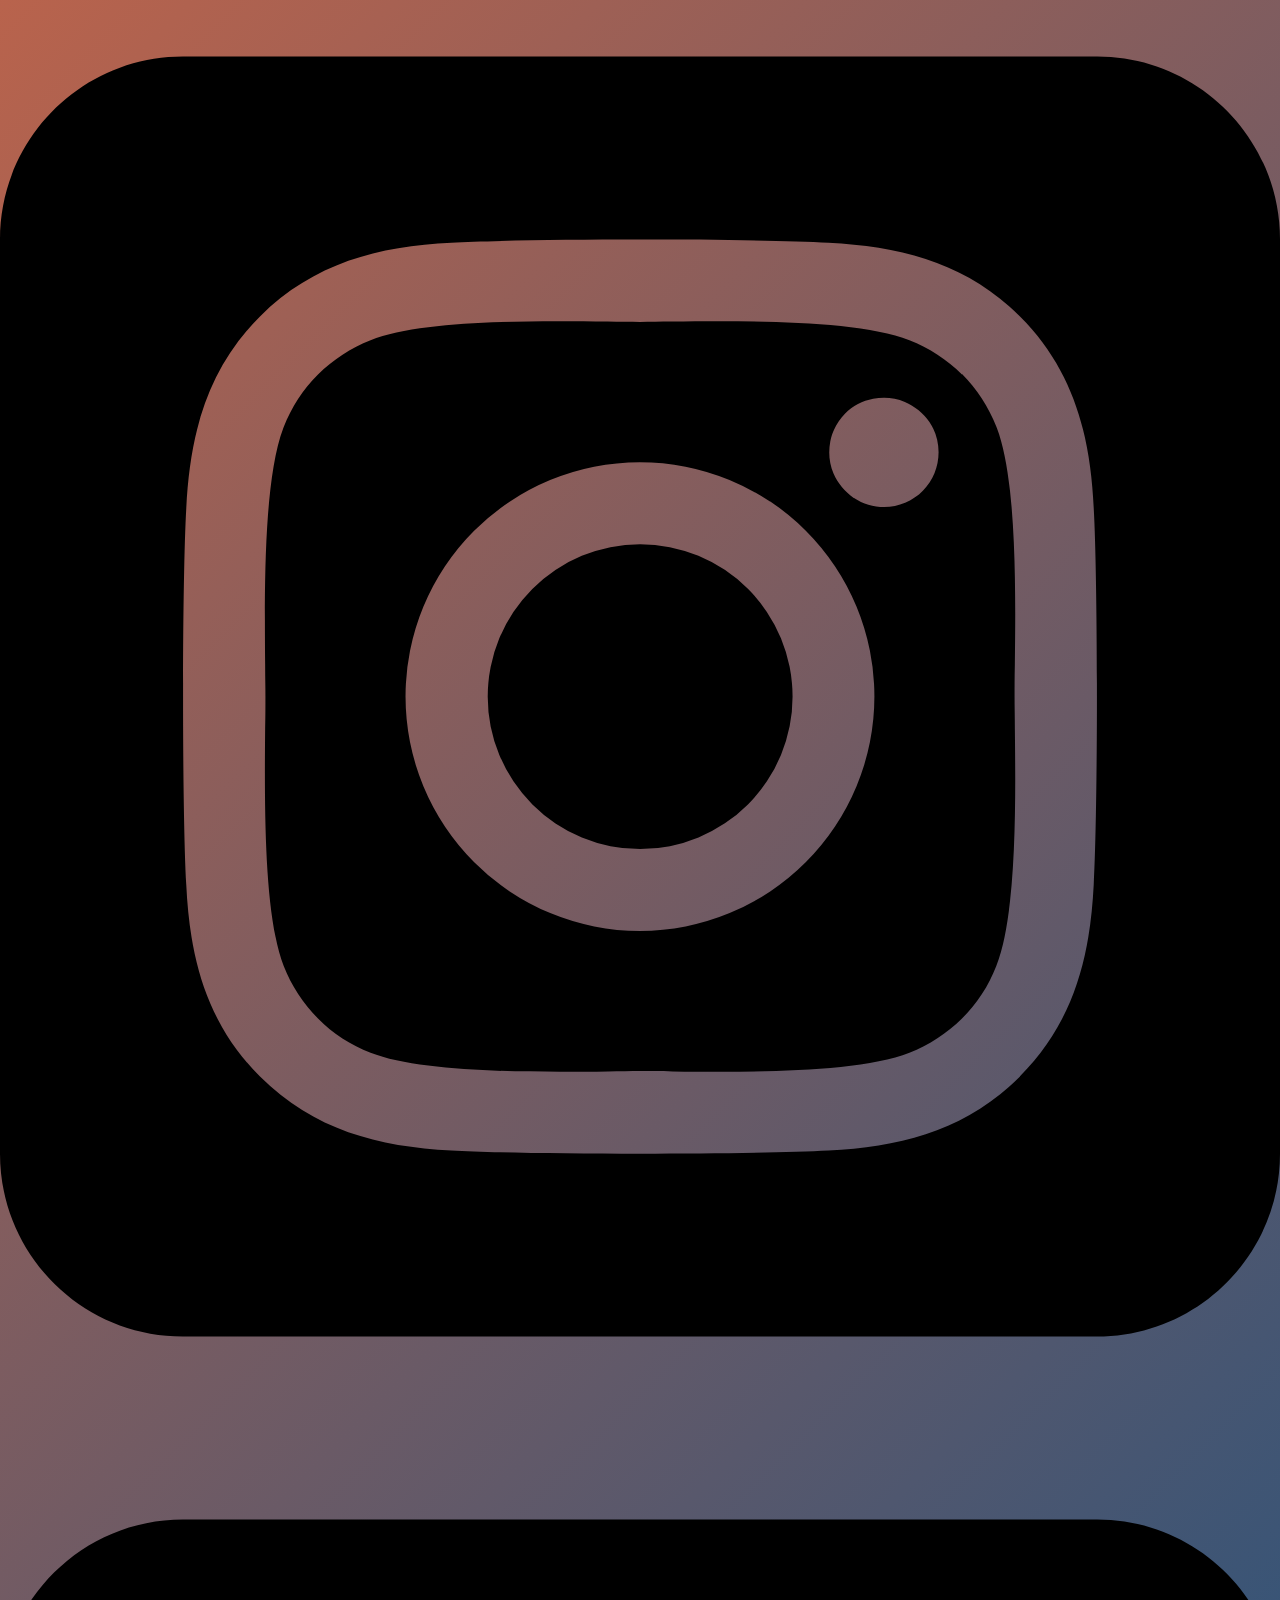
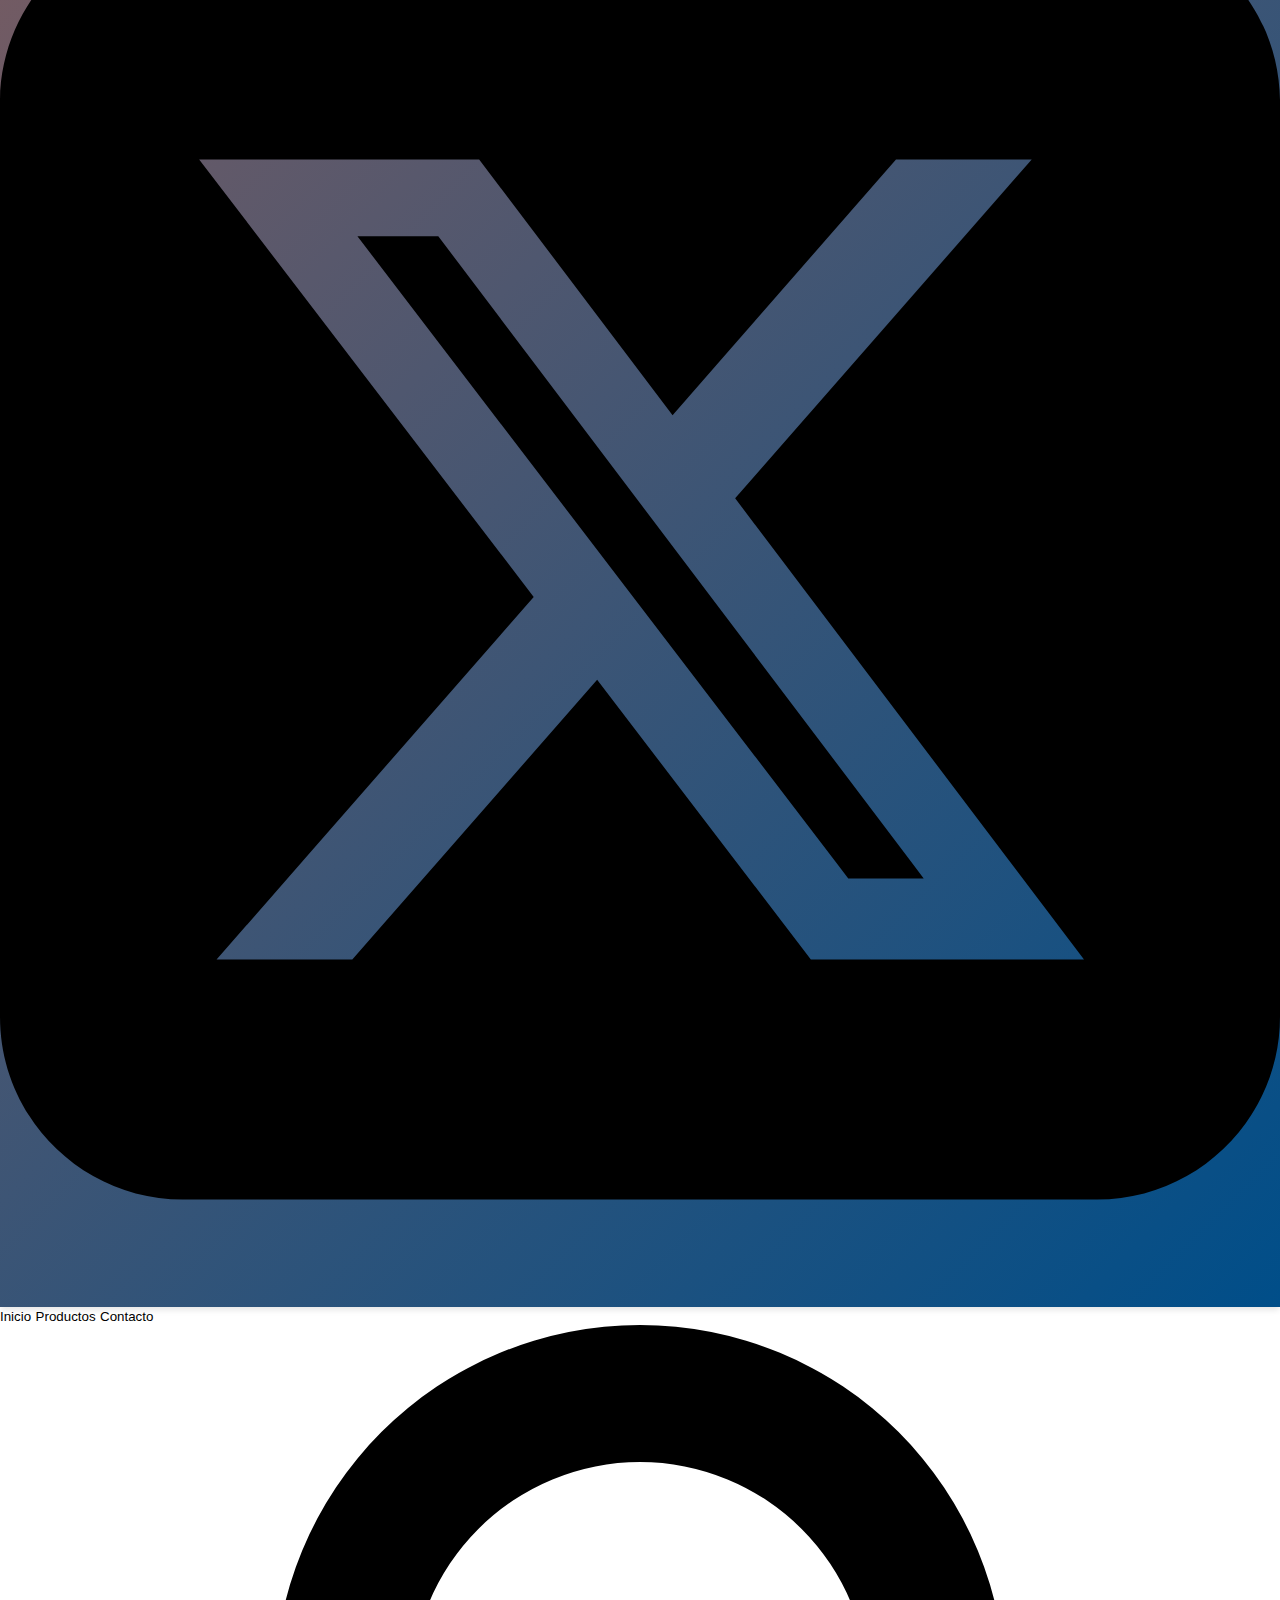
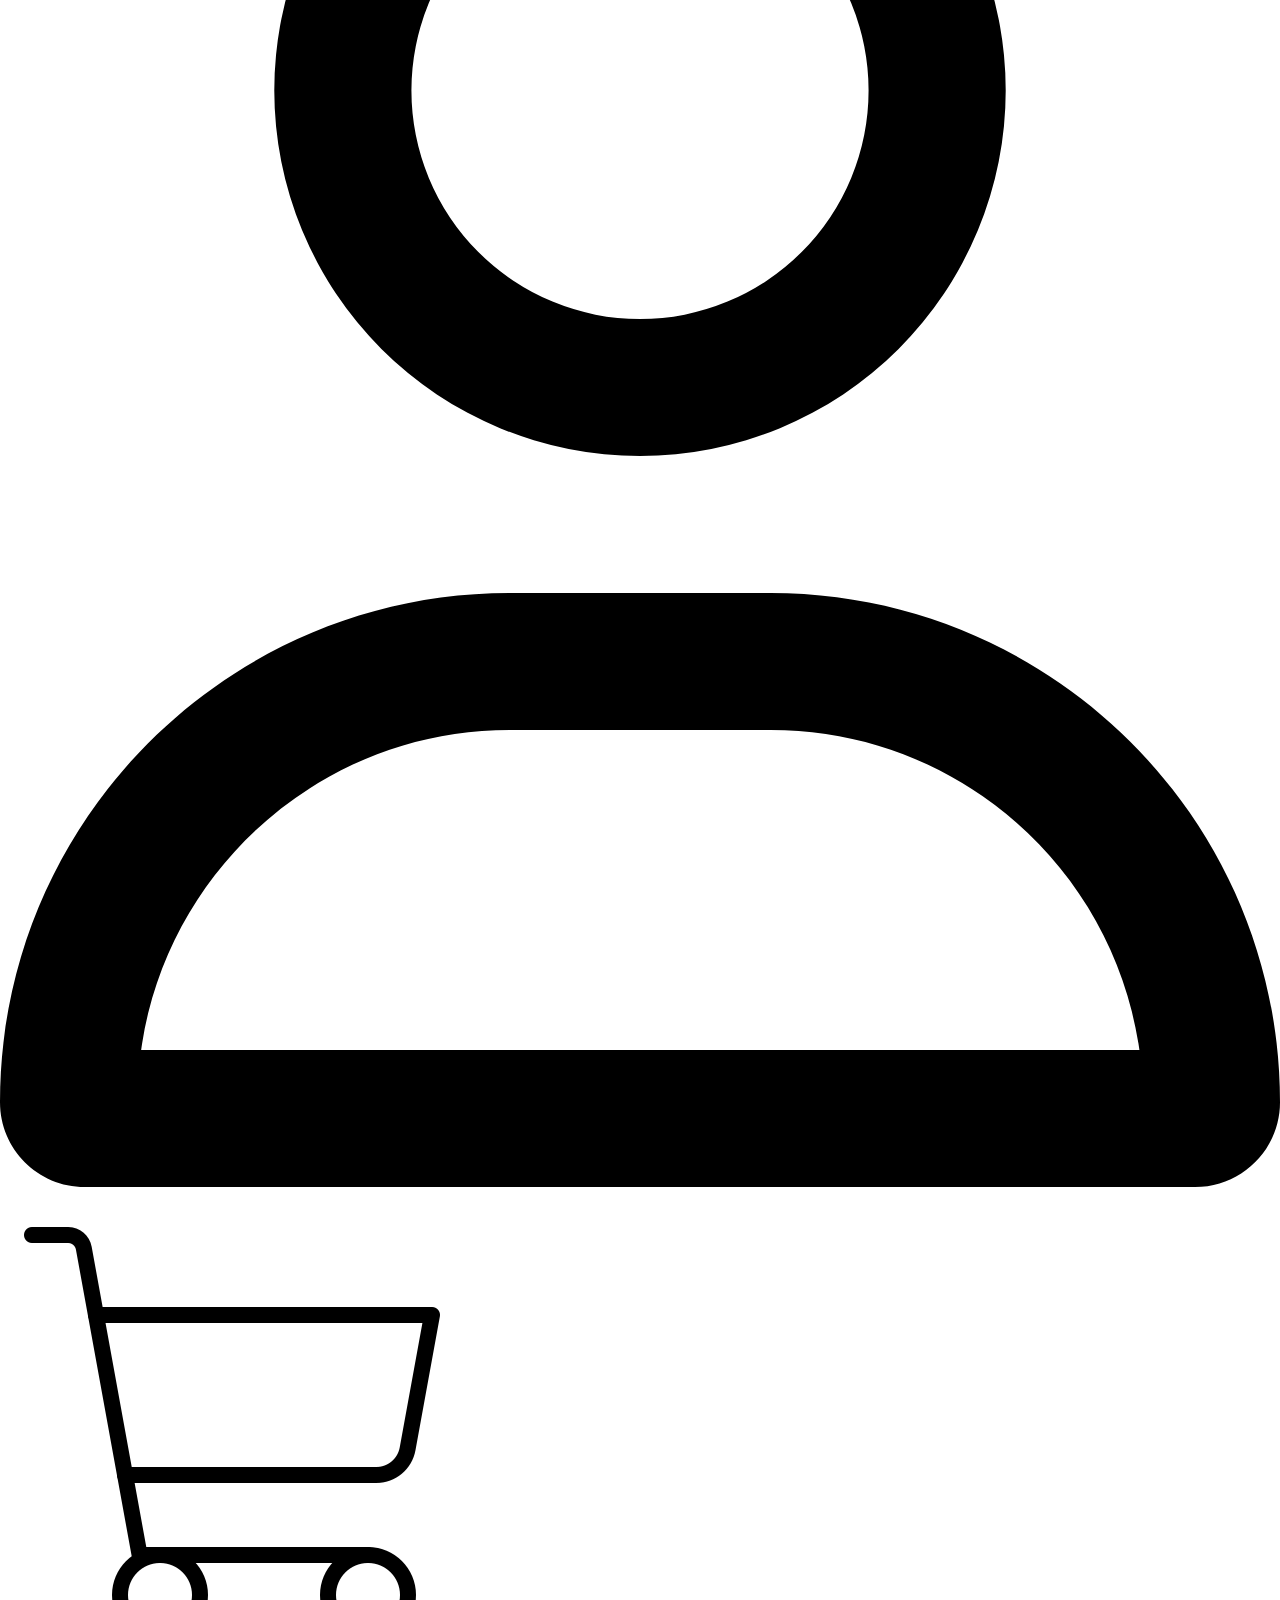
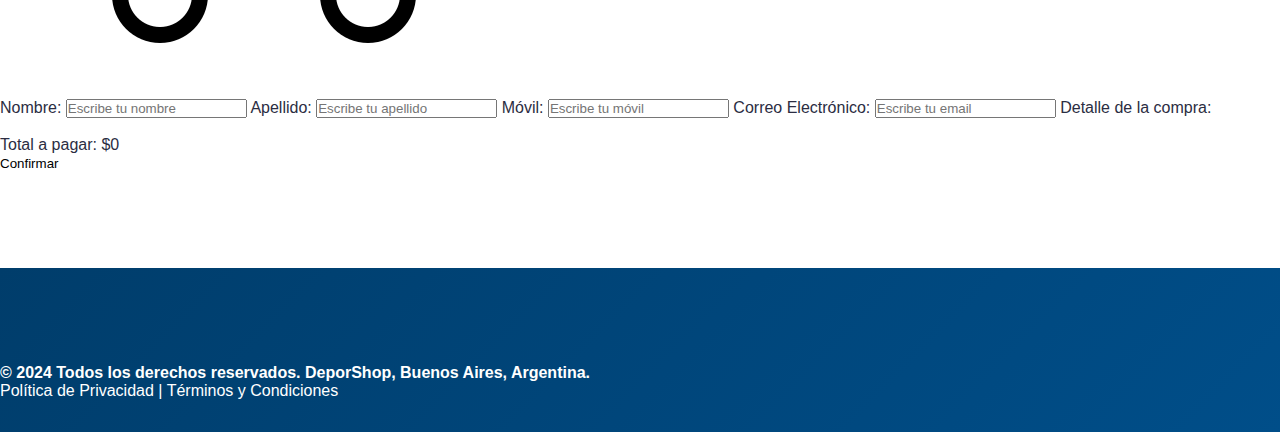
<file: compra.html>
<!DOCTYPE html>
<html lang="es">
<head>
    <meta charset="UTF-8">
    <meta name="viewport" content="width=device-width, initial-scale=1.0">
    <title>Finalizar Compra</title>
    <link rel="stylesheet" href="css/style.css">
    <link rel="preconnect" href="https://fonts.googleapis.com">
    <link rel="preconnect" href="https://fonts.gstatic.com" crossorigin>
    <link href="https://fonts.googleapis.com/css2?family=Caveat:wght@400..700&display=swap" rel="stylesheet">
</head>
<body>
    <header class="header">
        <div class="header__logo"></div>
        <div class="header__nombre">DeporShop</div>
        <div class="header__social-icons">
            <img src="./img/Facebook.svg" alt="Enlace a Facebook">
            <img src="./img/Instagram.svg" alt="Enlace a Instagram">
            <img src="./img/X.svg" alt="Enlace a Twitter">
        </div>
    </header>
    <section class="titulos">
        <nav class="menu">
            <button onclick="location.href='index.html'">Inicio</button>
            <button onclick="location.href='productos.html'">Productos</button>
            <button onclick="location.href='contacto.html'">Contacto</button>
        </nav>
        <div class="login">
            <img src="./img/Usuario.svg" alt="Icono de usuario">
        </div>
        <div class="carrito">
            <img src="./img/Carrito.png" alt="Carrito de compras">
        </div>
    </section>
    <main>
        <section class="main-content">
            <div class="contact-container">
                <form action="https://formspree.io/f/xzzzpvvw" method="POST" class="formulario-grid">
                    <label for="nombre">Nombre:</label>
                    <input type="text" name="Nombre" id="nombre" placeholder="Escribe tu nombre">
                    
                    <label for="apellido">Apellido:</label>
                    <input type="text" name="Apellido" id="apellido" placeholder="Escribe tu apellido">
                    
                    <label for="movil">Móvil:</label>
                    <input type="text" name="Movil" id="movil" placeholder="Escribe tu móvil">
                    
                    <label for="correo electronico">Correo Electrónico:</label>
                    <input type="email" name="Correo Electronico" id="correo electronico" placeholder="Escribe tu email">
                    
                    <label for="Detalle de la compra">Detalle de la compra:</label>
                    <p id="detalleDeLaCompra"></p>
                    <div></div> <!-- Espacio en blanco para mantener la alineación -->
                    <button type="submit">Confirmar</button>
                </form>
            </div>
        </section>
        <script src="js/compra.js"></script>
    </main>
    <footer class="footer">
        <p><strong>&copy; 2024 Todos los derechos reservados. DeporShop, Buenos Aires, Argentina.</strong></p>
        <nav class="footer-links">
            <a href="#">Política de Privacidad</a> |
            <a href="#">Términos y Condiciones</a>
        </nav>
    </footer>  
</body>
</html></footer>
</file>
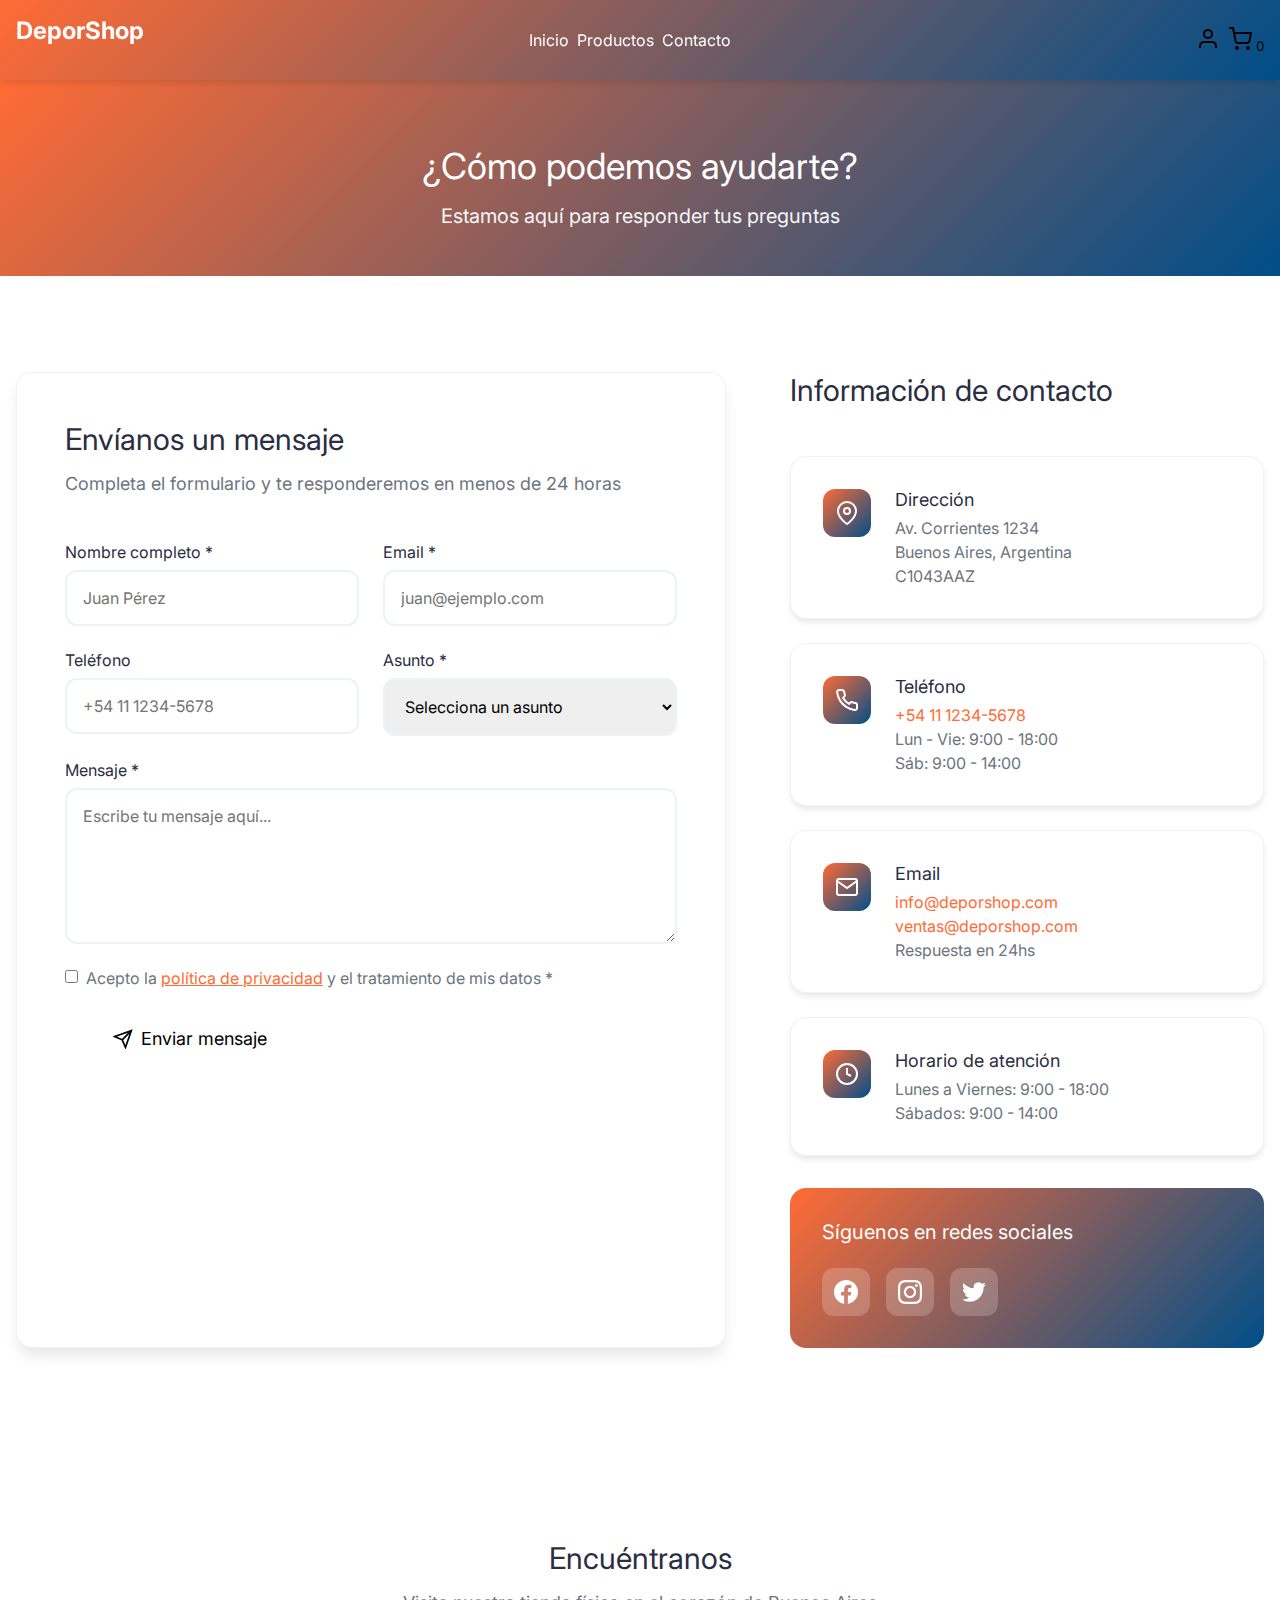
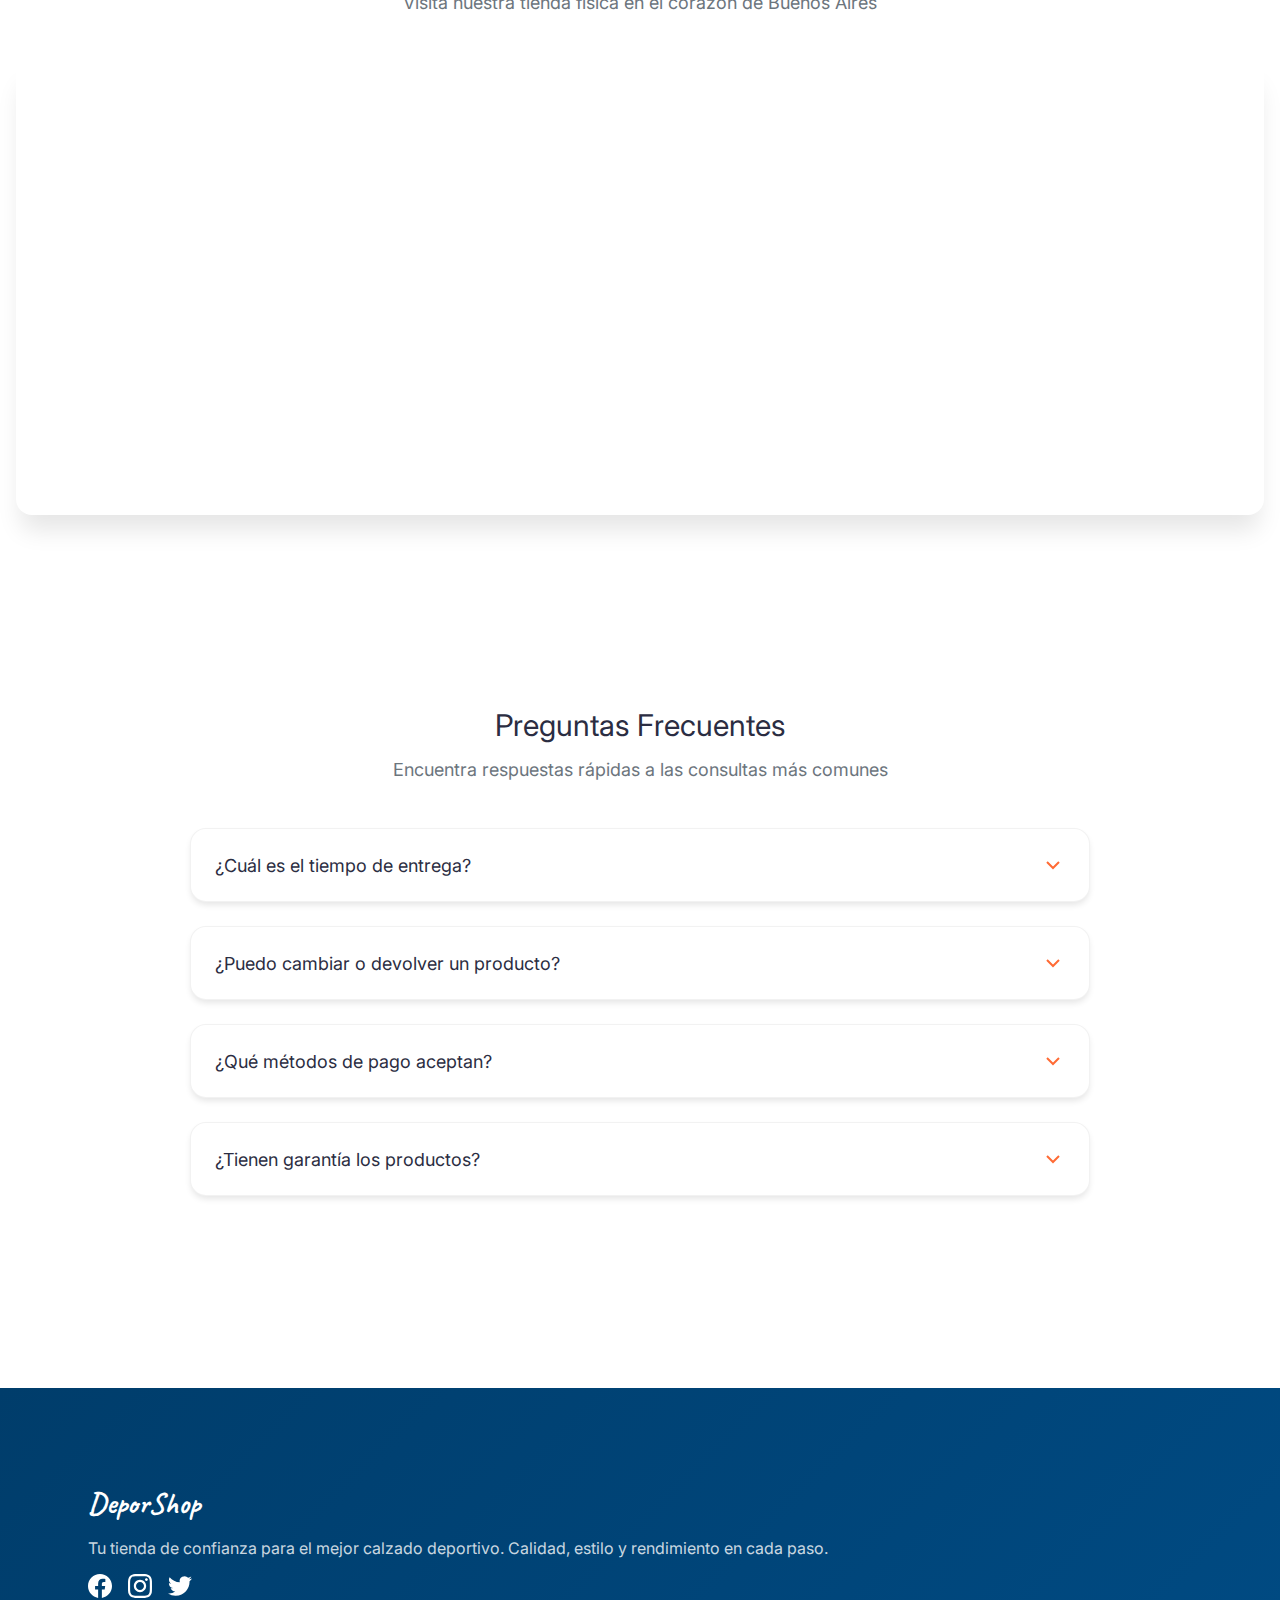
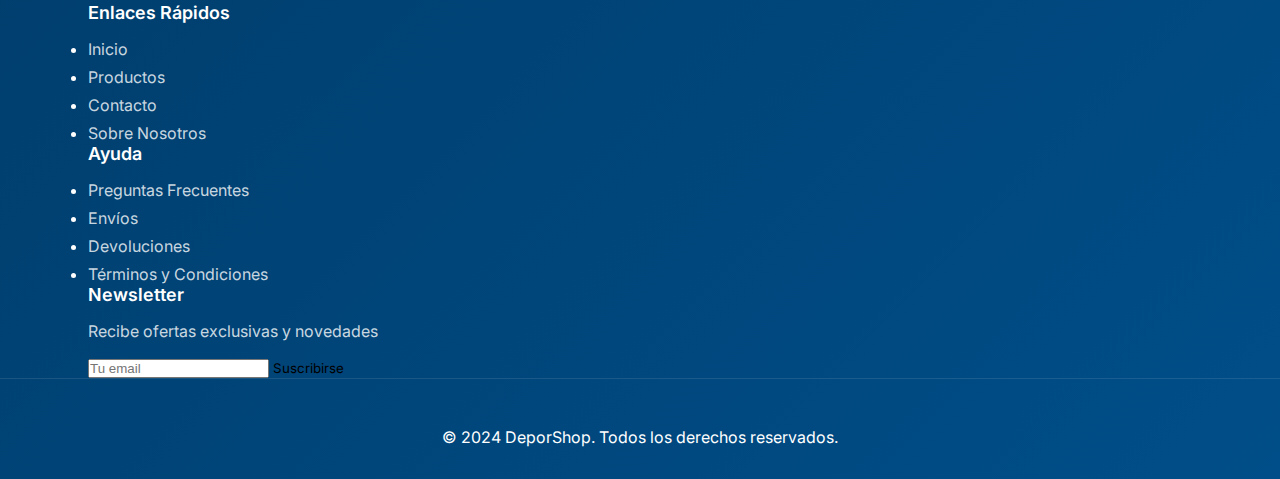
<file: contacto.html>
<!DOCTYPE html>
<html lang="es">
<head>
    <meta charset="UTF-8">
    <meta name="viewport" content="width=device-width, initial-scale=1.0">
    <meta name="description" content="Contacta con DeporShop. Estamos aquí para ayudarte con tus consultas sobre productos deportivos.">
    <title>DeporShop - Contacto</title>
    <link rel="stylesheet" href="css/style.css">
    <link rel="preconnect" href="https://fonts.googleapis.com">
    <link rel="preconnect" href="https://fonts.gstatic.com" crossorigin>
    <link href="https://fonts.googleapis.com/css2?family=Inter:wght@300;400;500;600;700&family=Caveat:wght@400;700&display=swap" rel="stylesheet">
</head>
<body>
    <header class="header">
        <div class="header__container">
            <div class="header__logo">
                <h2 class="header__brand">DeporShop</h2>
            </div>
            
            <nav class="header__nav" aria-label="Navegación principal">
                <a href="Index.html" class="header__link">Inicio</a>
                <a href="productos.html" class="header__link">Productos</a>
                <a href="contacto.html" class="header__link header__link--active">Contacto</a>
            </nav>
            
            <div class="header__actions">
                <button class="header__icon" aria-label="Cuenta de usuario">
                    <svg width="24" height="24" viewBox="0 0 24 24" fill="none" stroke="currentColor" stroke-width="2">
                        <path d="M20 21v-2a4 4 0 0 0-4-4H8a4 4 0 0 0-4 4v2"></path>
                        <circle cx="12" cy="7" r="4"></circle>
                    </svg>
                </button>
                <button class="header__icon header__icon--cart" aria-label="Carrito de compras">
                    <svg width="24" height="24" viewBox="0 0 24 24" fill="none" stroke="currentColor" stroke-width="2">
                        <circle cx="9" cy="21" r="1"></circle>
                        <circle cx="20" cy="21" r="1"></circle>
                        <path d="M1 1h4l2.68 13.39a2 2 0 0 0 2 1.61h9.72a2 2 0 0 0 2-1.61L23 6H6"></path>
                    </svg>
                    <span class="header__badge">0</span>
                </button>
            </div>
        </div>
    </header>

    <main class="main">
        <section class="contact-hero">
            <div class="container">
                <h2 class="contact-hero__title">¿Cómo podemos ayudarte?</h2>
                <p class="contact-hero__subtitle">Estamos aquí para responder tus preguntas</p>
            </div>
        </section>

        <section class="contact-section">
            <div class="container">
                <div class="contact-grid">
                    <div class="contact-form-wrapper">
                        <h3 class="section-title">Envíanos un mensaje</h3>
                        <p class="section-subtitle">Completa el formulario y te responderemos en menos de 24 horas</p>
                        
                        <form class="contact-form" id="contactForm">
                            <div class="form-row">
                                <div class="form-group">
                                    <label for="nombre" class="form-label">Nombre completo *</label>
                                    <input type="text" id="nombre" name="nombre" class="form-input" placeholder="Juan Pérez" required>
                                </div>
                                <div class="form-group">
                                    <label for="email" class="form-label">Email *</label>
                                    <input type="email" id="email" name="email" class="form-input" placeholder="juan@ejemplo.com" required>
                                </div>
                            </div>

                            <div class="form-row">
                                <div class="form-group">
                                    <label for="telefono" class="form-label">Teléfono</label>
                                    <input type="tel" id="telefono" name="telefono" class="form-input" placeholder="+54 11 1234-5678">
                                </div>
                                <div class="form-group">
                                    <label for="asunto" class="form-label">Asunto *</label>
                                    <select id="asunto" name="asunto" class="form-input" required>
                                        <option value="">Selecciona un asunto</option>
                                        <option value="consulta">Consulta general</option>
                                        <option value="pedido">Estado de pedido</option>
                                        <option value="devolucion">Devolución o cambio</option>
                                        <option value="producto">Consulta sobre producto</option>
                                        <option value="otro">Otro</option>
                                    </select>
                                </div>
                            </div>

                            <div class="form-group">
                                <label for="mensaje" class="form-label">Mensaje *</label>
                                <textarea id="mensaje" name="mensaje" class="form-textarea" rows="6" placeholder="Escribe tu mensaje aquí..." required></textarea>
                            </div>

                            <div class="form-group">
                                <label class="form-checkbox">
                                    <input type="checkbox" required>
                                    <span>Acepto la <a href="#" class="form-link">política de privacidad</a> y el tratamiento de mis datos *</span>
                                </label>
                            </div>

                            <button type="submit" class="btn btn--primary btn--large">
                                <svg width="20" height="20" viewBox="0 0 24 24" fill="none" stroke="currentColor" stroke-width="2">
                                    <line x1="22" y1="2" x2="11" y2="13"></line>
                                    <polygon points="22 2 15 22 11 13 2 9 22 2"></polygon>
                                </svg>
                                Enviar mensaje
                            </button>
                        </form>
                    </div>

                    <div class="contact-info-wrapper">
                        <h3 class="section-title">Información de contacto</h3>
                        
                        <div class="contact-info-cards">
                            <div class="contact-info-card">
                                <div class="contact-info-card__icon">
                                    <svg viewBox="0 0 24 24" fill="none" stroke="currentColor" stroke-width="2">
                                        <path d="M21 10c0 7-9 13-9 13s-9-6-9-13a9 9 0 0 1 18 0z"></path>
                                        <circle cx="12" cy="10" r="3"></circle>
                                    </svg>
                                </div>
                                <div class="contact-info-card__content">
                                    <h4 class="contact-info-card__title">Dirección</h4>
                                    <p class="contact-info-card__text">Av. Corrientes 1234</p>
                                    <p class="contact-info-card__text">Buenos Aires, Argentina</p>
                                    <p class="contact-info-card__text">C1043AAZ</p>
                                </div>
                            </div>

                            <div class="contact-info-card">
                                <div class="contact-info-card__icon">
                                    <svg viewBox="0 0 24 24" fill="none" stroke="currentColor" stroke-width="2">
                                        <path d="M22 16.92v3a2 2 0 0 1-2.18 2 19.79 19.79 0 0 1-8.63-3.07 19.5 19.5 0 0 1-6-6 19.79 19.79 0 0 1-3.07-8.67A2 2 0 0 1 4.11 2h3a2 2 0 0 1 2 1.72 12.84 12.84 0 0 0 .7 2.81 2 2 0 0 1-.45 2.11L8.09 9.91a16 16 0 0 0 6 6l1.27-1.27a2 2 0 0 1 2.11-.45 12.84 12.84 0 0 0 2.81.7A2 2 0 0 1 22 16.92z"></path>
                                    </svg>
                                </div>
                                <div class="contact-info-card__content">
                                    <h4 class="contact-info-card__title">Teléfono</h4>
                                    <p class="contact-info-card__text"><a href="tel:+541112345678">+54 11 1234-5678</a></p>
                                    <p class="contact-info-card__text">Lun - Vie: 9:00 - 18:00</p>
                                    <p class="contact-info-card__text">Sáb: 9:00 - 14:00</p>
                                </div>
                            </div>

                            <div class="contact-info-card">
                                <div class="contact-info-card__icon">
                                    <svg viewBox="0 0 24 24" fill="none" stroke="currentColor" stroke-width="2">
                                        <path d="M4 4h16c1.1 0 2 .9 2 2v12c0 1.1-.9 2-2 2H4c-1.1 0-2-.9-2-2V6c0-1.1.9-2 2-2z"></path>
                                        <polyline points="22,6 12,13 2,6"></polyline>
                                    </svg>
                                </div>
                                <div class="contact-info-card__content">
                                    <h4 class="contact-info-card__title">Email</h4>
                                    <p class="contact-info-card__text"><a href="mailto:info@deporshop.com">info@deporshop.com</a></p>
                                    <p class="contact-info-card__text"><a href="mailto:ventas@deporshop.com">ventas@deporshop.com</a></p>
                                    <p class="contact-info-card__text">Respuesta en 24hs</p>
                                </div>
                            </div>

                            <div class="contact-info-card">
                                <div class="contact-info-card__icon">
                                    <svg viewBox="0 0 24 24" fill="none" stroke="currentColor" stroke-width="2">
                                        <circle cx="12" cy="12" r="10"></circle>
                                        <polyline points="12 6 12 12 16 14"></polyline>
                                    </svg>
                                </div>
                                <div class="contact-info-card__content">
                                    <h4 class="contact-info-card__title">Horario de atención</h4>
                                    <p class="contact-info-card__text">Lunes a Viernes: 9:00 - 18:00</p>
                                    <p class="contact-info-card__text">Sábados: 9:00 - 14:00</p>
                                </div>
                            </div>
                        </div>

                        <div class="contact-social">
                            <h4 class="contact-social__title">Síguenos en redes sociales</h4>
                            <div class="contact-social__links">
                                <a href="#" class="contact-social__link" aria-label="Facebook">
                                    <svg viewBox="0 0 24 24" fill="currentColor">
                                        <path d="M24 12.073c0-6.627-5.373-12-12-12s-12 5.373-12 12c0 5.99 4.388 10.954 10.125 11.854v-8.385H7.078v-3.47h3.047V9.43c0-3.007 1.792-4.669 4.533-4.669 1.312 0 2.686.235 2.686.235v2.953H15.83c-1.491 0-1.956.925-1.956 1.874v2.25h3.328l-.532 3.47h-2.796v8.385C19.612 23.027 24 18.062 24 12.073z"/>
                                    </svg>
                                </a>
                                <a href="#" class="contact-social__link" aria-label="Instagram">
                                    <svg viewBox="0 0 24 24" fill="currentColor">
                                        <path d="M12 2.163c3.204 0 3.584.012 4.85.07 3.252.148 4.771 1.691 4.919 4.919.058 1.265.069 1.645.069 4.849 0 3.205-.012 3.584-.069 4.849-.149 3.225-1.664 4.771-4.919 4.919-1.266.058-1.644.07-4.85.07-3.204 0-3.584-.012-4.849-.07-3.26-.149-4.771-1.699-4.919-4.92-.058-1.265-.07-1.644-.07-4.849 0-3.204.013-3.583.07-4.849.149-3.227 1.664-4.771 4.919-4.919 1.266-.057 1.645-.069 4.849-.069zm0-2.163c-3.259 0-3.667.014-4.947.072-4.358.2-6.78 2.618-6.98 6.98-.059 1.281-.073 1.689-.073 4.948 0 3.259.014 3.668.072 4.948.2 4.358 2.618 6.78 6.98 6.98 1.281.058 1.689.072 4.948.072 3.259 0 3.668-.014 4.948-.072 4.354-.2 6.782-2.618 6.979-6.98.059-1.28.073-1.689.073-4.948 0-3.259-.014-3.667-.072-4.947-.196-4.354-2.617-6.78-6.979-6.98-1.281-.059-1.69-.073-4.949-.073zm0 5.838c-3.403 0-6.162 2.759-6.162 6.162s2.759 6.163 6.162 6.163 6.162-2.759 6.162-6.163c0-3.403-2.759-6.162-6.162-6.162zm0 10.162c-2.209 0-4-1.79-4-4 0-2.209 1.791-4 4-4s4 1.791 4 4c0 2.21-1.791 4-4 4zm6.406-11.845c-.796 0-1.441.645-1.441 1.44s.645 1.44 1.441 1.44c.795 0 1.439-.645 1.439-1.44s-.644-1.44-1.439-1.44z"/>
                                    </svg>
                                </a>
                                <a href="#" class="contact-social__link" aria-label="Twitter">
                                    <svg viewBox="0 0 24 24" fill="currentColor">
                                        <path d="M23.953 4.57a10 10 0 01-2.825.775 4.958 4.958 0 002.163-2.723c-.951.555-2.005.959-3.127 1.184a4.92 4.92 0 00-8.384 4.482C7.69 8.095 4.067 6.13 1.64 3.162a4.822 4.822 0 00-.666 2.475c0 1.71.87 3.213 2.188 4.096a4.904 4.904 0 01-2.228-.616v.06a4.923 4.923 0 003.946 4.827 4.996 4.996 0 01-2.212.085 4.936 4.936 0 004.604 3.417 9.867 9.867 0 01-6.102 2.105c-.39 0-.779-.023-1.17-.067a13.995 13.995 0 007.557 2.209c9.053 0 13.998-7.496 13.998-13.985 0-.21 0-.42-.015-.63A9.935 9.935 0 0024 4.59z"/>
                                    </svg>
                                </a>
                            </div>
                        </div>
                    </div>
                </div>
            </div>
        </section>

        <section class="map-section">
            <div class="container">
                <h3 class="section-title text-center">Encuéntranos</h3>
                <p class="section-subtitle text-center">Visita nuestra tienda física en el corazón de Buenos Aires</p>
                
                <div class="map-container">
                    <iframe 
                        src="https://www.google.com/maps/embed?pb=!1m18!1m12!1m3!1d3284.0168878345294!2d-58.38375908477277!3d-34.60373408045828!2m3!1f0!2f0!3f0!3m2!1i1024!2i768!4f13.1!3m3!1m2!1s0x95bccacf7307c01b%3A0x4a3057932aa5f72c!2sAv.%20Corrientes%201234%2C%20C1043AAZ%20CABA!5e0!3m2!1ses!2sar!4v1234567890123!5m2!1ses!2sar" 
                        width="100%" 
                        height="450" 
                        style="border:0;" 
                        allowfullscreen="" 
                        loading="lazy" 
                        referrerpolicy="no-referrer-when-downgrade"
                        title="Ubicación de DeporShop"
                    ></iframe>
                </div>
            </div>
        </section>

        <section class="faq-section">
            <div class="container">
                <h3 class="section-title text-center">Preguntas Frecuentes</h3>
                <p class="section-subtitle text-center">Encuentra respuestas rápidas a las consultas más comunes</p>
                
                <div class="faq-grid">
                    <details class="faq-item">
                        <summary class="faq-question">
                            ¿Cuál es el tiempo de entrega?
                            <svg class="faq-icon" viewBox="0 0 24 24" fill="none" stroke="currentColor" stroke-width="2">
                                <polyline points="6 9 12 15 18 9"></polyline>
                            </svg>
                        </summary>
                        <div class="faq-answer">
                            <p>Los tiempos de entrega varían según tu ubicación. En CABA la entrega es de 24-48 horas, mientras que en el interior del país puede tomar de 3 a 7 días hábiles.</p>
                        </div>
                    </details>

                    <details class="faq-item">
                        <summary class="faq-question">
                            ¿Puedo cambiar o devolver un producto?
                            <svg class="faq-icon" viewBox="0 0 24 24" fill="none" stroke="currentColor" stroke-width="2">
                                <polyline points="6 9 12 15 18 9"></polyline>
                            </svg>
                        </summary>
                        <div class="faq-answer">
                            <p>Sí, aceptamos cambios y devoluciones dentro de los 30 días posteriores a la compra. El producto debe estar sin uso y en su empaque original.</p>
                        </div>
                    </details>

                    <details class="faq-item">
                        <summary class="faq-question">
                            ¿Qué métodos de pago aceptan?
                            <svg class="faq-icon" viewBox="0 0 24 24" fill="none" stroke="currentColor" stroke-width="2">
                                <polyline points="6 9 12 15 18 9"></polyline>
                            </svg>
                        </summary>
                        <div class="faq-answer">
                            <p>Aceptamos tarjetas de crédito, débito, transferencias bancarias y efectivo en nuestra tienda física. También ofrecemos financiación en cuotas sin interés.</p>
                        </div>
                    </details>

                    <details class="faq-item">
                        <summary class="faq-question">
                            ¿Tienen garantía los productos?
                            <svg class="faq-icon" viewBox="0 0 24 24" fill="none" stroke="currentColor" stroke-width="2">
                                <polyline points="6 9 12 15 18 9"></polyline>
                            </svg>
                        </summary>
                        <div class="faq-answer">
                            <p>Todos nuestros productos cuentan con garantía oficial de la marca. El período varía según el fabricante, pero generalmente es de 6 meses a 1 año.</p>
                        </div>
                    </details>
                </div>
            </div>
        </section>
    </main>

    <footer class="footer">
        <div class="footer__container">
            <div class="footer__section">
                <h3 class="footer__title">DeporShop</h3>
                <p class="footer__text">Tu tienda de confianza para el mejor calzado deportivo. Calidad, estilo y rendimiento en cada paso.</p>
                <div class="footer__social">
                    <a href="#" class="footer__social-link" aria-label="Facebook">
                        <svg width="24" height="24" viewBox="0 0 24 24" fill="currentColor">
                            <path d="M24 12.073c0-6.627-5.373-12-12-12s-12 5.373-12 12c0 5.99 4.388 10.954 10.125 11.854v-8.385H7.078v-3.47h3.047V9.43c0-3.007 1.792-4.669 4.533-4.669 1.312 0 2.686.235 2.686.235v2.953H15.83c-1.491 0-1.956.925-1.956 1.874v2.25h3.328l-.532 3.47h-2.796v8.385C19.612 23.027 24 18.062 24 12.073z"/>
                        </svg>
                    </a>
                    <a href="#" class="footer__social-link" aria-label="Instagram">
                        <svg width="24" height="24" viewBox="0 0 24 24" fill="currentColor">
                            <path d="M12 0C8.74 0 8.333.015 7.053.072 5.775.132 4.905.333 4.14.63c-.789.306-1.459.717-2.126 1.384S.935 3.35.63 4.14C.333 4.905.131 5.775.072 7.053.012 8.333 0 8.74 0 12s.015 3.667.072 4.947c.06 1.277.261 2.148.558 2.913.306.788.717 1.459 1.384 2.126.667.666 1.336 1.079 2.126 1.384.766.296 1.636.499 2.913.558C8.333 23.988 8.74 24 12 24s3.667-.015 4.947-.072c1.277-.06 2.148-.262 2.913-.558.788-.306 1.459-.718 2.126-1.384.666-.667 1.079-1.335 1.384-2.126.296-.765.499-1.636.558-2.913.06-1.28.072-1.687.072-4.947s-.015-3.667-.072-4.947c-.06-1.277-.262-2.149-.558-2.913-.306-.789-.718-1.459-1.384-2.126C21.319 1.347 20.651.935 19.86.63c-.765-.297-1.636-.499-2.913-.558C15.667.012 15.26 0 12 0zm0 2.16c3.203 0 3.585.016 4.85.071 1.17.055 1.805.249 2.227.415.562.217.96.477 1.382.896.419.42.679.819.896 1.381.164.422.36 1.057.413 2.227.057 1.266.07 1.646.07 4.85s-.015 3.585-.074 4.85c-.061 1.17-.256 1.805-.421 2.227-.224.562-.479.96-.899 1.382-.419.419-.824.679-1.38.896-.42.164-1.065.36-2.235.413-1.274.057-1.649.07-4.859.07-3.211 0-3.586-.015-4.859-.074-1.171-.061-1.816-.256-2.236-.421-.569-.224-.96-.479-1.379-.899-.421-.419-.69-.824-.9-1.38-.165-.42-.359-1.065-.42-2.235-.045-1.26-.061-1.649-.061-4.844 0-3.196.016-3.586.061-4.861.061-1.17.255-1.814.42-2.234.21-.57.479-.96.9-1.381.419-.419.81-.689 1.379-.898.42-.166 1.051-.361 2.221-.421 1.275-.045 1.65-.06 4.859-.06l.045.03zm0 3.678c-3.405 0-6.162 2.76-6.162 6.162 0 3.405 2.76 6.162 6.162 6.162 3.405 0 6.162-2.76 6.162-6.162 0-3.405-2.76-6.162-6.162-6.162zM12 16c-2.21 0-4-1.79-4-4s1.79-4 4-4 4 1.79 4 4-1.79 4-4 4zm7.846-10.405c0 .795-.646 1.44-1.44 1.44-.795 0-1.44-.646-1.44-1.44 0-.794.646-1.439 1.44-1.439.793-.001 1.44.645 1.44 1.439z"/>
                        </svg>
                    </a>
                    <a href="#" class="footer__social-link" aria-label="Twitter">
                        <svg width="24" height="24" viewBox="0 0 24 24" fill="currentColor">
                            <path d="M23.953 4.57a10 10 0 01-2.825.775 4.958 4.958 0 002.163-2.723c-.951.555-2.005.959-3.127 1.184a4.92 4.92 0 00-8.384 4.482C7.69 8.095 4.067 6.13 1.64 3.162a4.822 4.822 0 00-.666 2.475c0 1.71.87 3.213 2.188 4.096a4.904 4.904 0 01-2.228-.616v.06a4.923 4.923 0 003.946 4.827 4.996 4.996 0 01-2.212.085 4.936 4.936 0 004.604 3.417 9.867 9.867 0 01-6.102 2.105c-.39 0-.779-.023-1.17-.067a13.995 13.995 0 007.557 2.209c9.053 0 13.998-7.496 13.998-13.985 0-.21 0-.42-.015-.63A9.935 9.935 0 0024 4.59z"/>
                        </svg>
                    </a>
                </div>
            </div>
            
            <div class="footer__section">
                <h4 class="footer__subtitle">Enlaces Rápidos</h4>
                <ul class="footer__links">
                    <li><a href="Index.html" class="footer__link">Inicio</a></li>
                    <li><a href="productos.html" class="footer__link">Productos</a></li>
                    <li><a href="contacto.html" class="footer__link">Contacto</a></li>
                    <li><a href="#" class="footer__link">Sobre Nosotros</a></li>
                </ul>
            </div>
            
            <div class="footer__section">
                <h4 class="footer__subtitle">Ayuda</h4>
                <ul class="footer__links">
                    <li><a href="#" class="footer__link">Preguntas Frecuentes</a></li>
                    <li><a href="#" class="footer__link">Envíos</a></li>
                    <li><a href="#" class="footer__link">Devoluciones</a></li>
                    <li><a href="#" class="footer__link">Términos y Condiciones</a></li>
                </ul>
            </div>
            
            <div class="footer__section">
                <h4 class="footer__subtitle">Newsletter</h4>
                <p class="footer__text">Recibe ofertas exclusivas y novedades</p>
                <form class="footer__form">
                    <input type="email" placeholder="Tu email" class="footer__input" required>
                    <button type="submit" class="footer__button">Suscribirse</button>
                </form>
            </div>
        </div>
        
        <div class="footer__bottom">
            <p>&copy; 2024 DeporShop. Todos los derechos reservados.</p>
        </div>
    </footer>

    <script src="js/contact.js"></script>
</body>
</html>
</file>
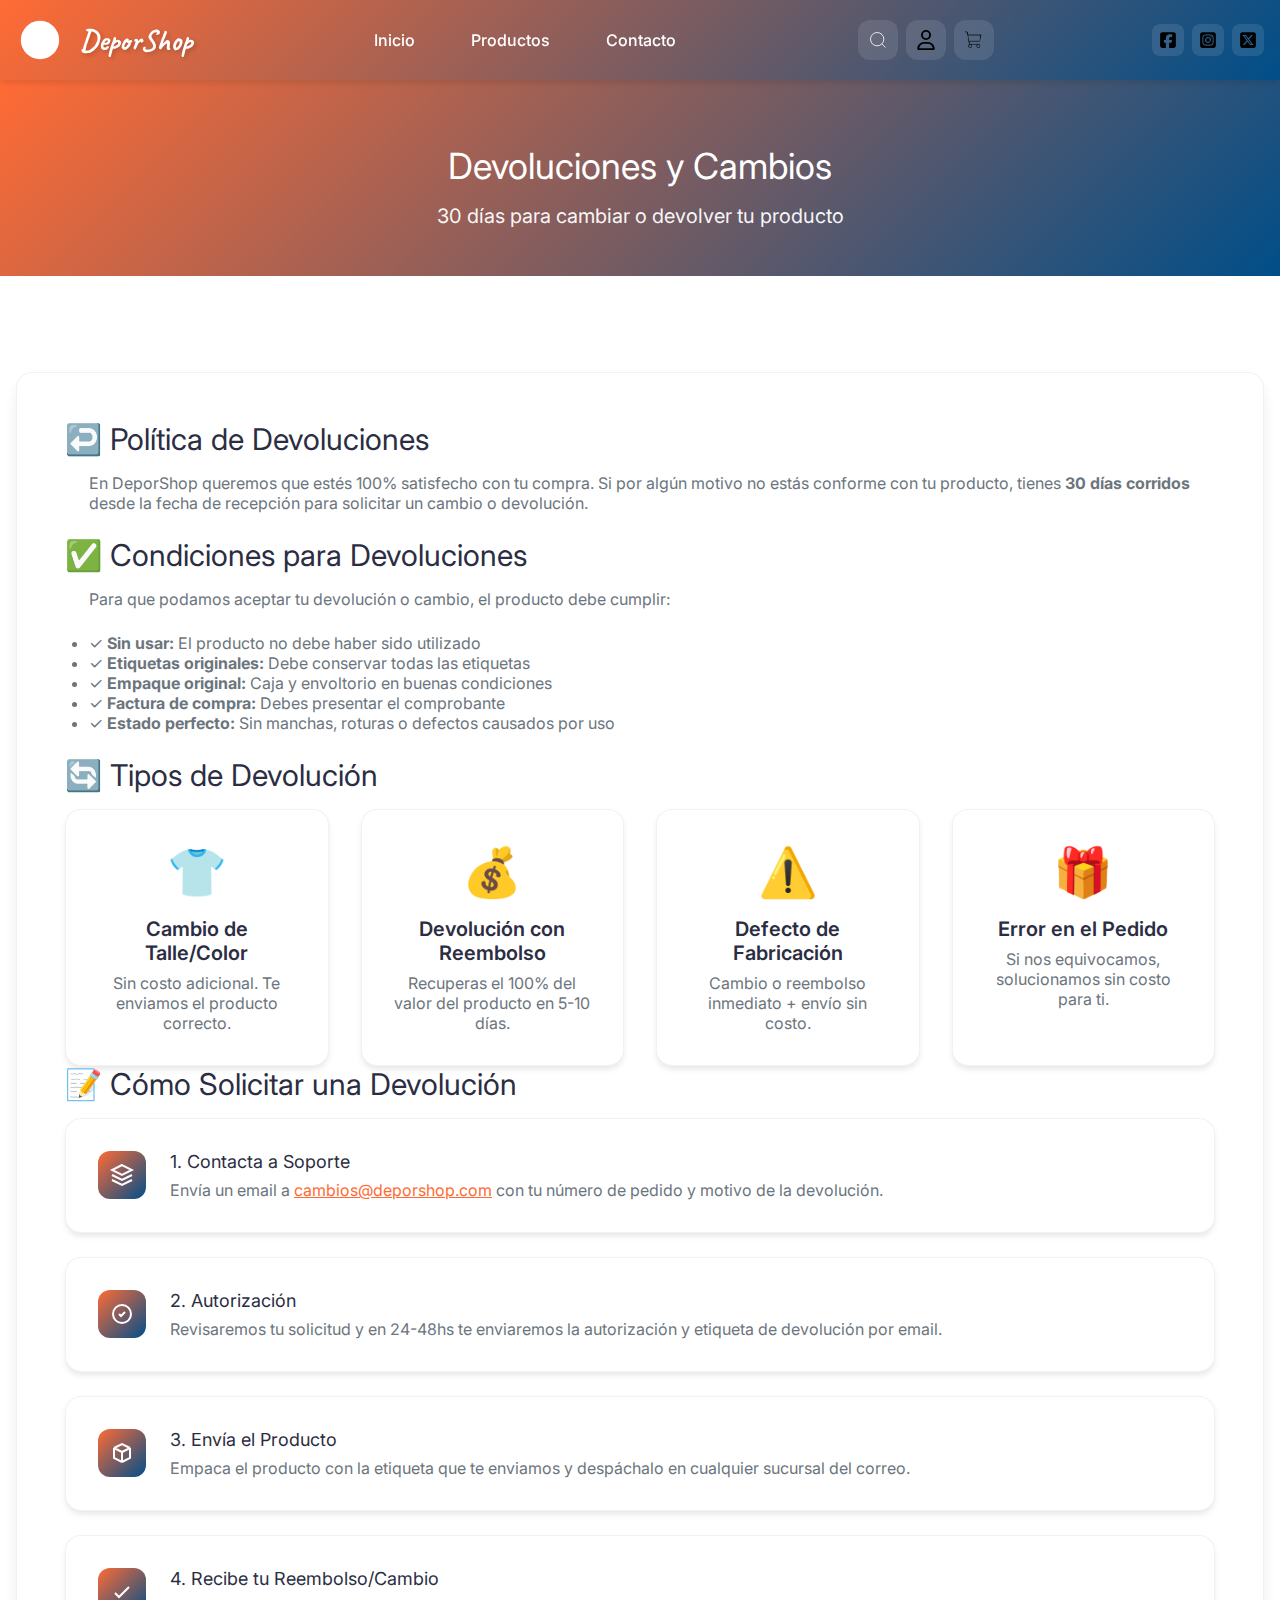
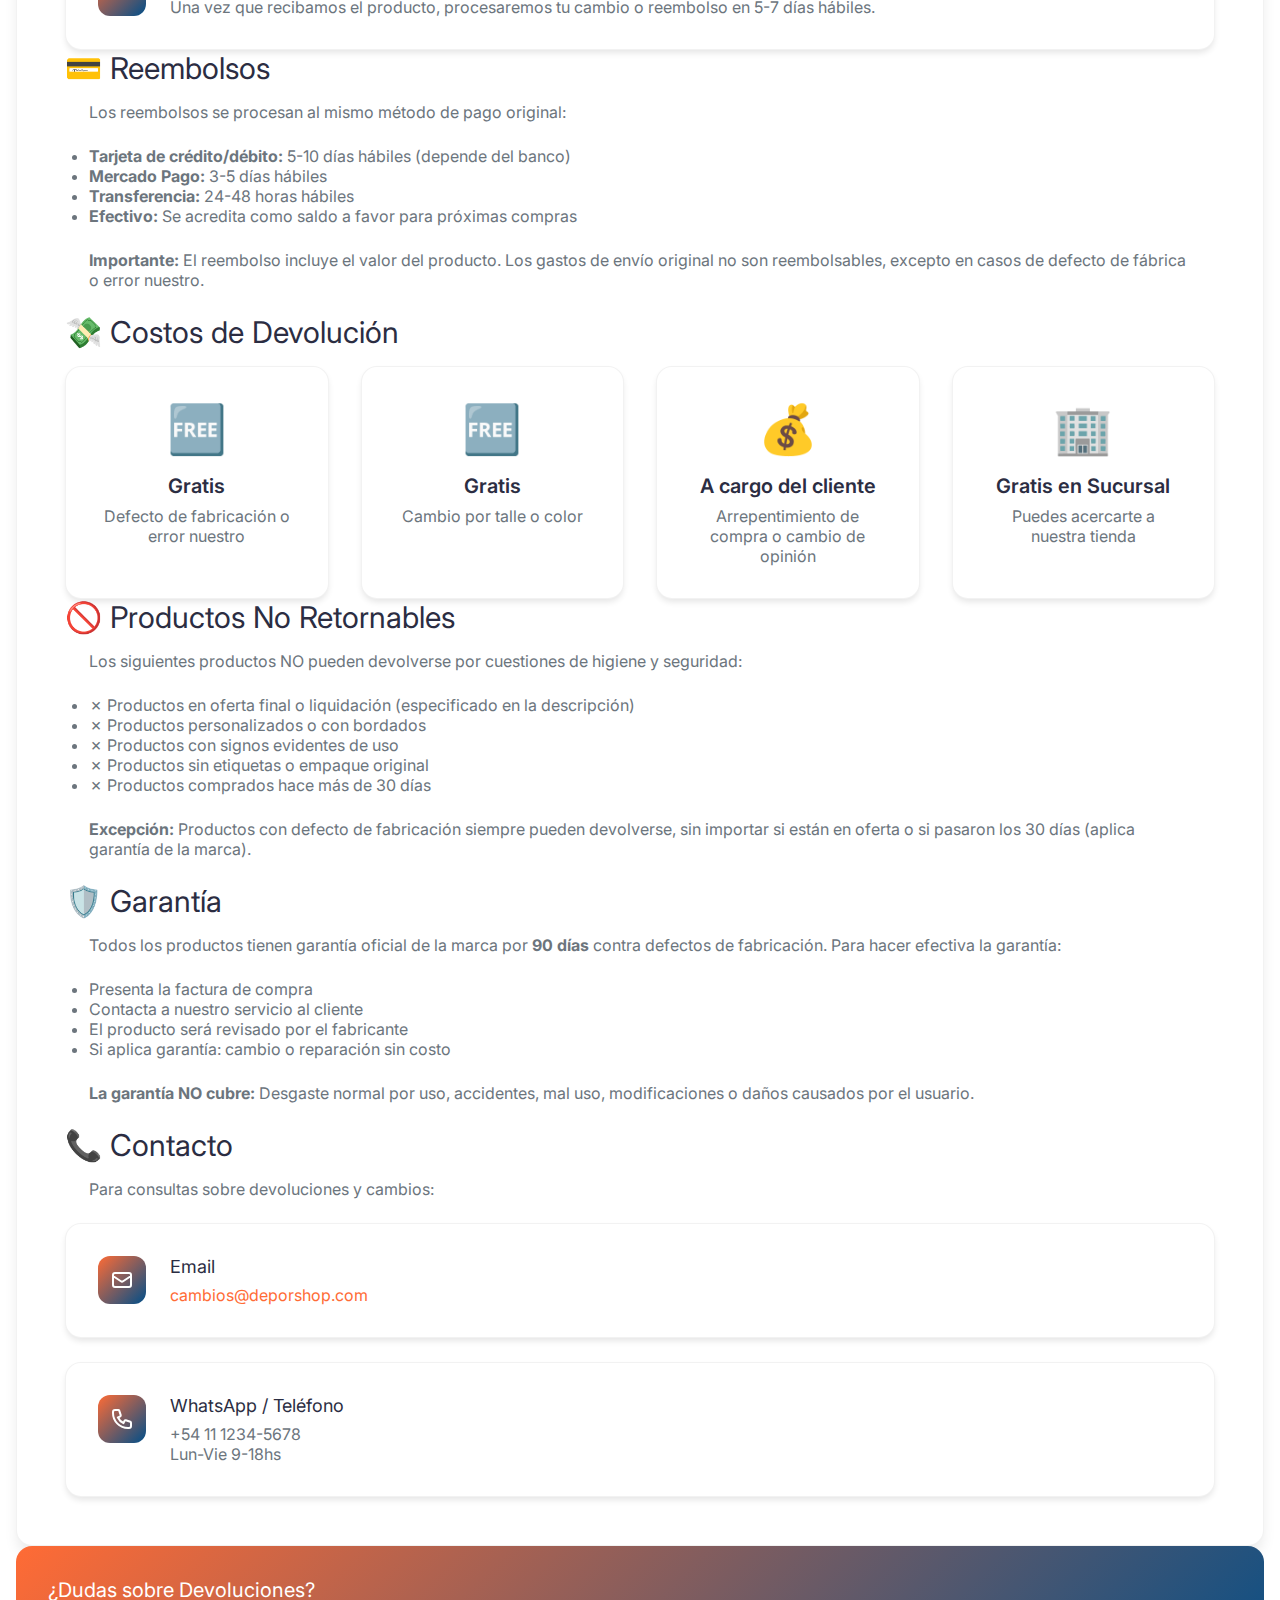
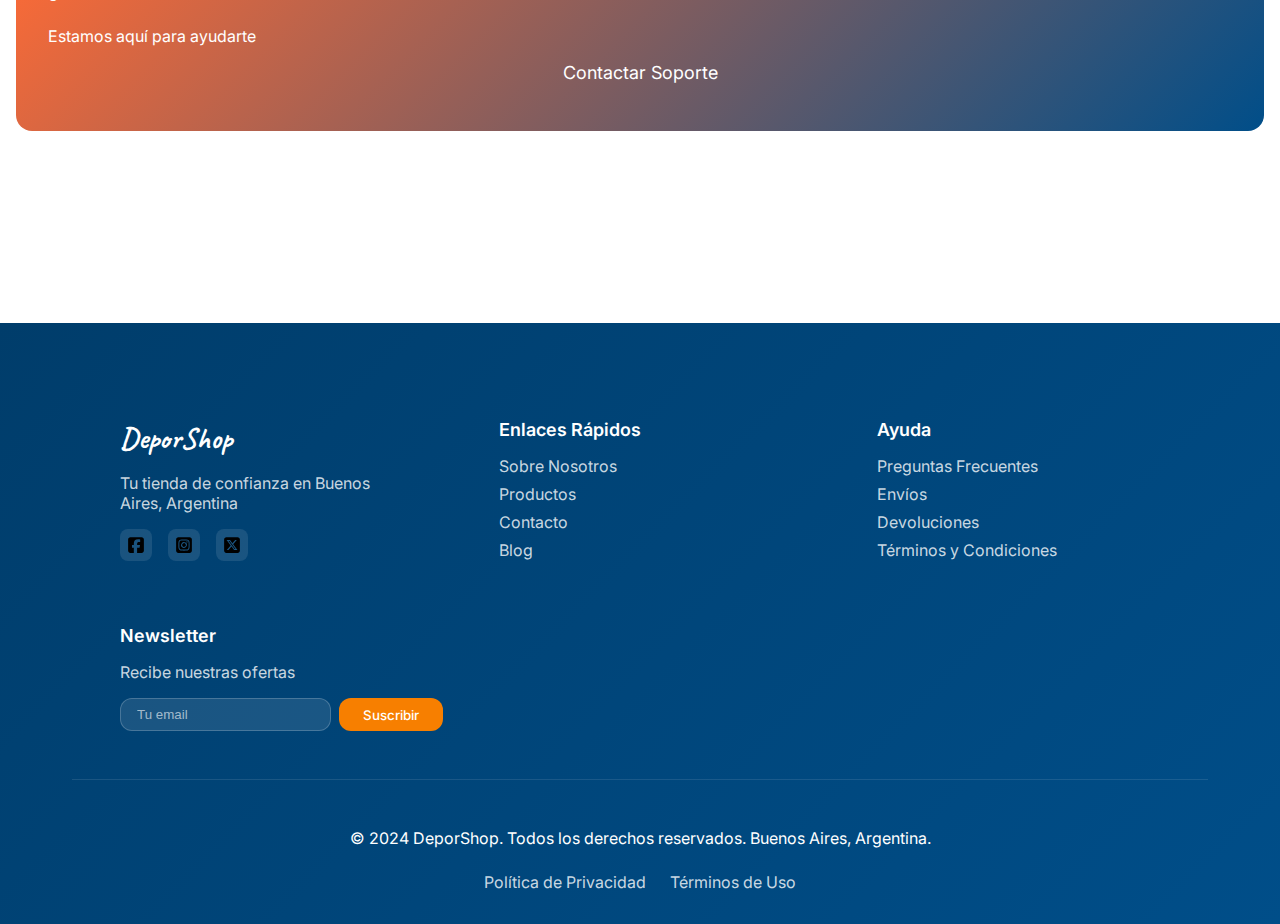
<file: devoluciones.html>
<!DOCTYPE html>
<html lang="es">
<head>
    <meta charset="UTF-8">
    <meta name="viewport" content="width=device-width, initial-scale=1.0">
    <meta name="description" content="Política de devoluciones y cambios - 30 días para cambiar o devolver tus productos en DeporShop.">
    <meta name="keywords" content="devoluciones, cambios, garantía, DeporShop">
    <meta name="author" content="DeporShop">
    <title>Devoluciones y Cambios - DeporShop</title>
    <link rel="stylesheet" href="css/style.css">
    <link rel="preconnect" href="https://fonts.googleapis.com">
    <link rel="preconnect" href="https://fonts.gstatic.com" crossorigin>
    <link href="https://fonts.googleapis.com/css2?family=Caveat:wght@400..700&family=Inter:wght@300;400;500;600;700&display=swap" rel="stylesheet">
</head>
<body>
    <header class="header">
        <div class="header__container">
            <div class="header__brand">
                <div class="header__logo">
                    <svg viewBox="0 0 50 50" class="logo-icon">
                        <circle cx="25" cy="25" r="20" fill="currentColor"/>
                        <path d="M15 25 L25 35 L40 20" stroke="white" stroke-width="3" fill="none"/>
                    </svg>
                </div>
                <h1 class="header__nombre">DeporShop</h1>
            </div>
            
            <nav class="header__nav" aria-label="Navegación principal">
                <a href="index.html" class="nav-link">Inicio</a>
                <a href="productos.html" class="nav-link">Productos</a>
                <a href="contacto.html" class="nav-link">Contacto</a>
            </nav>

            <div class="header__actions">
                <a href="productos.html" class="icon-button" aria-label="Buscar productos">
                    <svg viewBox="0 0 24 24" fill="none" stroke="currentColor">
                        <circle cx="11" cy="11" r="8"/>
                        <path d="m21 21-4.35-4.35"/>
                    </svg>
                </a>
                <a href="usuario.html" class="icon-button" aria-label="Usuario">
                    <img src="./img/Usuario.svg" alt="">
                </a>
                <a href="carrito.html" class="icon-button cart-button" aria-label="Carrito de compras">
                    <img src="./img/Carrito.png" alt="">
                    <span class="cart-badge">0</span>
                </a>
            </div>

            <div class="header__social">
                <a href="#" aria-label="Facebook" class="social-link">
                    <img src="./img/Facebook.svg" alt="">
                </a>
                <a href="#" aria-label="Instagram" class="social-link">
                    <img src="./img/Instagram.svg" alt="">
                </a>
                <a href="#" aria-label="Twitter" class="social-link">
                    <img src="./img/X.svg" alt="">
                </a>
            </div>
        </div>
    </header>

    <main class="main">
        <section class="contact-hero">
            <div class="container">
                <h2 class="contact-hero__title">Devoluciones y Cambios</h2>
                <p class="contact-hero__subtitle">30 días para cambiar o devolver tu producto</p>
            </div>
        </section>

        <section class="contact-section">
            <div class="container">
                <div class="contact-form-wrapper">
                    <h2 class="section-title">↩️ Política de Devoluciones</h2>
                    <p class="faq-answer">
                        En DeporShop queremos que estés 100% satisfecho con tu compra. Si por algún motivo no estás conforme 
                        con tu producto, tienes <strong>30 días corridos</strong> desde la fecha de recepción para solicitar 
                        un cambio o devolución.
                    </p>

                    <h2 class="section-title">✅ Condiciones para Devoluciones</h2>
                    <p class="faq-answer">Para que podamos aceptar tu devolución o cambio, el producto debe cumplir:</p>
                    <ul class="faq-answer">
                        <li>✓ <strong>Sin usar:</strong> El producto no debe haber sido utilizado</li>
                        <li>✓ <strong>Etiquetas originales:</strong> Debe conservar todas las etiquetas</li>
                        <li>✓ <strong>Empaque original:</strong> Caja y envoltorio en buenas condiciones</li>
                        <li>✓ <strong>Factura de compra:</strong> Debes presentar el comprobante</li>
                        <li>✓ <strong>Estado perfecto:</strong> Sin manchas, roturas o defectos causados por uso</li>
                    </ul>

                    <h2 class="section-title">🔄 Tipos de Devolución</h2>
                    
                    <div class="benefits__grid">
                        <div class="benefit-card">
                            <div class="benefit-card__icon">👕</div>
                            <h3 class="benefit-card__title">Cambio de Talle/Color</h3>
                            <p class="benefit-card__text">Sin costo adicional. Te enviamos el producto correcto.</p>
                        </div>
                        <div class="benefit-card">
                            <div class="benefit-card__icon">💰</div>
                            <h3 class="benefit-card__title">Devolución con Reembolso</h3>
                            <p class="benefit-card__text">Recuperas el 100% del valor del producto en 5-10 días.</p>
                        </div>
                        <div class="benefit-card">
                            <div class="benefit-card__icon">⚠️</div>
                            <h3 class="benefit-card__title">Defecto de Fabricación</h3>
                            <p class="benefit-card__text">Cambio o reembolso inmediato + envío sin costo.</p>
                        </div>
                        <div class="benefit-card">
                            <div class="benefit-card__icon">🎁</div>
                            <h3 class="benefit-card__title">Error en el Pedido</h3>
                            <p class="benefit-card__text">Si nos equivocamos, solucionamos sin costo para ti.</p>
                        </div>
                    </div>

                    <h2 class="section-title">📝 Cómo Solicitar una Devolución</h2>
                    <div class="contact-info-cards">
                        <div class="contact-info-card">
                            <div class="contact-info-card__icon">
                                <svg viewBox="0 0 24 24" fill="none">
                                    <path d="M12 2L2 7l10 5 10-5-10-5zM2 17l10 5 10-5M2 12l10 5 10-5"/>
                                </svg>
                            </div>
                            <div class="contact-info-card__content">
                                <h4 class="contact-info-card__title">1. Contacta a Soporte</h4>
                                <p class="contact-info-card__text">
                                    Envía un email a <a href="mailto:cambios@deporshop.com" class="form-link">cambios@deporshop.com</a> 
                                    con tu número de pedido y motivo de la devolución.
                                </p>
                            </div>
                        </div>

                        <div class="contact-info-card">
                            <div class="contact-info-card__icon">
                                <svg viewBox="0 0 24 24" fill="none">
                                    <path d="M9 12l2 2 4-4m6 2a9 9 0 11-18 0 9 9 0 0118 0z"/>
                                </svg>
                            </div>
                            <div class="contact-info-card__content">
                                <h4 class="contact-info-card__title">2. Autorización</h4>
                                <p class="contact-info-card__text">
                                    Revisaremos tu solicitud y en 24-48hs te enviaremos la autorización y 
                                    etiqueta de devolución por email.
                                </p>
                            </div>
                        </div>

                        <div class="contact-info-card">
                            <div class="contact-info-card__icon">
                                <svg viewBox="0 0 24 24" fill="none">
                                    <path d="M20 7l-8-4-8 4m16 0l-8 4m8-4v10l-8 4m0-10L4 7m8 4v10M4 7v10l8 4"/>
                                </svg>
                            </div>
                            <div class="contact-info-card__content">
                                <h4 class="contact-info-card__title">3. Envía el Producto</h4>
                                <p class="contact-info-card__text">
                                    Empaca el producto con la etiqueta que te enviamos y despáchalo en 
                                    cualquier sucursal del correo.
                                </p>
                            </div>
                        </div>

                        <div class="contact-info-card">
                            <div class="contact-info-card__icon">
                                <svg viewBox="0 0 24 24" fill="none">
                                    <path d="M5 13l4 4L19 7"/>
                                </svg>
                            </div>
                            <div class="contact-info-card__content">
                                <h4 class="contact-info-card__title">4. Recibe tu Reembolso/Cambio</h4>
                                <p class="contact-info-card__text">
                                    Una vez que recibamos el producto, procesaremos tu cambio o reembolso 
                                    en 5-7 días hábiles.
                                </p>
                            </div>
                        </div>
                    </div>

                    <h2 class="section-title">💳 Reembolsos</h2>
                    <p class="faq-answer">Los reembolsos se procesan al mismo método de pago original:</p>
                    <ul class="faq-answer">
                        <li><strong>Tarjeta de crédito/débito:</strong> 5-10 días hábiles (depende del banco)</li>
                        <li><strong>Mercado Pago:</strong> 3-5 días hábiles</li>
                        <li><strong>Transferencia:</strong> 24-48 horas hábiles</li>
                        <li><strong>Efectivo:</strong> Se acredita como saldo a favor para próximas compras</li>
                    </ul>
                    <p class="faq-answer">
                        <strong>Importante:</strong> El reembolso incluye el valor del producto. Los gastos de envío 
                        original no son reembolsables, excepto en casos de defecto de fábrica o error nuestro.
                    </p>

                    <h2 class="section-title">💸 Costos de Devolución</h2>
                    <div class="benefits__grid">
                        <div class="benefit-card">
                            <div class="benefit-card__icon">🆓</div>
                            <h3 class="benefit-card__title">Gratis</h3>
                            <p class="benefit-card__text">Defecto de fabricación o error nuestro</p>
                        </div>
                        <div class="benefit-card">
                            <div class="benefit-card__icon">🆓</div>
                            <h3 class="benefit-card__title">Gratis</h3>
                            <p class="benefit-card__text">Cambio por talle o color</p>
                        </div>
                        <div class="benefit-card">
                            <div class="benefit-card__icon">💰</div>
                            <h3 class="benefit-card__title">A cargo del cliente</h3>
                            <p class="benefit-card__text">Arrepentimiento de compra o cambio de opinión</p>
                        </div>
                        <div class="benefit-card">
                            <div class="benefit-card__icon">🏢</div>
                            <h3 class="benefit-card__title">Gratis en Sucursal</h3>
                            <p class="benefit-card__text">Puedes acercarte a nuestra tienda</p>
                        </div>
                    </div>

                    <h2 class="section-title">🚫 Productos No Retornables</h2>
                    <p class="faq-answer">Los siguientes productos NO pueden devolverse por cuestiones de higiene y seguridad:</p>
                    <ul class="faq-answer">
                        <li>✗ Productos en oferta final o liquidación (especificado en la descripción)</li>
                        <li>✗ Productos personalizados o con bordados</li>
                        <li>✗ Productos con signos evidentes de uso</li>
                        <li>✗ Productos sin etiquetas o empaque original</li>
                        <li>✗ Productos comprados hace más de 30 días</li>
                    </ul>
                    <p class="faq-answer">
                        <strong>Excepción:</strong> Productos con defecto de fabricación siempre pueden devolverse, 
                        sin importar si están en oferta o si pasaron los 30 días (aplica garantía de la marca).
                    </p>

                    <h2 class="section-title">🛡️ Garantía</h2>
                    <p class="faq-answer">
                        Todos los productos tienen garantía oficial de la marca por <strong>90 días</strong> contra 
                        defectos de fabricación. Para hacer efectiva la garantía:
                    </p>
                    <ul class="faq-answer">
                        <li>Presenta la factura de compra</li>
                        <li>Contacta a nuestro servicio al cliente</li>
                        <li>El producto será revisado por el fabricante</li>
                        <li>Si aplica garantía: cambio o reparación sin costo</li>
                    </ul>
                    <p class="faq-answer">
                        <strong>La garantía NO cubre:</strong> Desgaste normal por uso, accidentes, mal uso, 
                        modificaciones o daños causados por el usuario.
                    </p>

                    <h2 class="section-title">📞 Contacto</h2>
                    <p class="faq-answer">Para consultas sobre devoluciones y cambios:</p>
                    <div class="contact-info-cards">
                        <div class="contact-info-card">
                            <div class="contact-info-card__icon">
                                <svg viewBox="0 0 24 24" fill="none">
                                    <path d="M3 8l7.89 5.26a2 2 0 002.22 0L21 8M5 19h14a2 2 0 002-2V7a2 2 0 00-2-2H5a2 2 0 00-2 2v10a2 2 0 002 2z"/>
                                </svg>
                            </div>
                            <div class="contact-info-card__content">
                                <h4 class="contact-info-card__title">Email</h4>
                                <p class="contact-info-card__text">
                                    <a href="mailto:cambios@deporshop.com">cambios@deporshop.com</a>
                                </p>
                            </div>
                        </div>
                        <div class="contact-info-card">
                            <div class="contact-info-card__icon">
                                <svg viewBox="0 0 24 24" fill="none">
                                    <path d="M3 5a2 2 0 012-2h3.28a1 1 0 01.948.684l1.498 4.493a1 1 0 01-.502 1.21l-2.257 1.13a11.042 11.042 0 005.516 5.516l1.13-2.257a1 1 0 011.21-.502l4.493 1.498a1 1 0 01.684.949V19a2 2 0 01-2 2h-1C9.716 21 3 14.284 3 6V5z"/>
                                </svg>
                            </div>
                            <div class="contact-info-card__content">
                                <h4 class="contact-info-card__title">WhatsApp / Teléfono</h4>
                                <p class="contact-info-card__text">+54 11 1234-5678<br>Lun-Vie 9-18hs</p>
                            </div>
                        </div>
                    </div>
                </div>

                <div class="contact-social">
                    <h3 class="contact-social__title">¿Dudas sobre Devoluciones?</h3>
                    <p>Estamos aquí para ayudarte</p>
                    <a href="contacto.html" class="btn btn--primary btn--large">Contactar Soporte</a>
                </div>
            </div>
        </section>
    </main>

    <footer class="footer">
        <div class="footer__container">
            <div class="footer__content">
                <div class="footer__section">
                    <h3 class="footer__title">DeporShop</h3>
                    <p class="footer__text">Tu tienda de confianza en Buenos Aires, Argentina</p>
                    <div class="footer__social">
                        <a href="#" aria-label="Facebook" class="social-link">
                            <img src="./img/Facebook.svg" alt="">
                        </a>
                        <a href="#" aria-label="Instagram" class="social-link">
                            <img src="./img/Instagram.svg" alt="">
                        </a>
                        <a href="#" aria-label="Twitter" class="social-link">
                            <img src="./img/X.svg" alt="">
                        </a>
                    </div>
                </div>
                
                <div class="footer__section">
                    <h4 class="footer__subtitle">Enlaces Rápidos</h4>
                    <nav class="footer__links">
                        <a href="sobrenosotros.html">Sobre Nosotros</a>
                        <a href="productos.html">Productos</a>
                        <a href="contacto.html">Contacto</a>
                        <a href="blog.html">Blog</a>
                    </nav>
                </div>

                <div class="footer__section">
                    <h4 class="footer__subtitle">Ayuda</h4>
                    <nav class="footer__links">
                        <a href="preguntasfrecuentes.html">Preguntas Frecuentes</a>
                        <a href="envios.html">Envíos</a>
                        <a href="devoluciones.html">Devoluciones</a>
                        <a href="terminosdeuso.html">Términos y Condiciones</a>
                    </nav>
                </div>

                <div class="footer__section">
                    <h4 class="footer__subtitle">Newsletter</h4>
                    <p class="footer__text">Recibe nuestras ofertas</p>
                    <form class="newsletter-form">
                        <input type="email" placeholder="Tu email" required>
                        <button type="submit">Suscribir</button>
                    </form>
                </div>
            </div>
            
            <div class="footer__bottom">
                <p>&copy; 2024 DeporShop. Todos los derechos reservados. Buenos Aires, Argentina.</p>
                <nav class="footer__legal">
                    <a href="politicadeprivacidad.html">Política de Privacidad</a>
                    <a href="terminosdeuso.html">Términos de Uso</a>
                </nav>
            </div>
        </div>
    </footer>

    <script src="js/cart.js"></script>
</body>
</html>
</file>
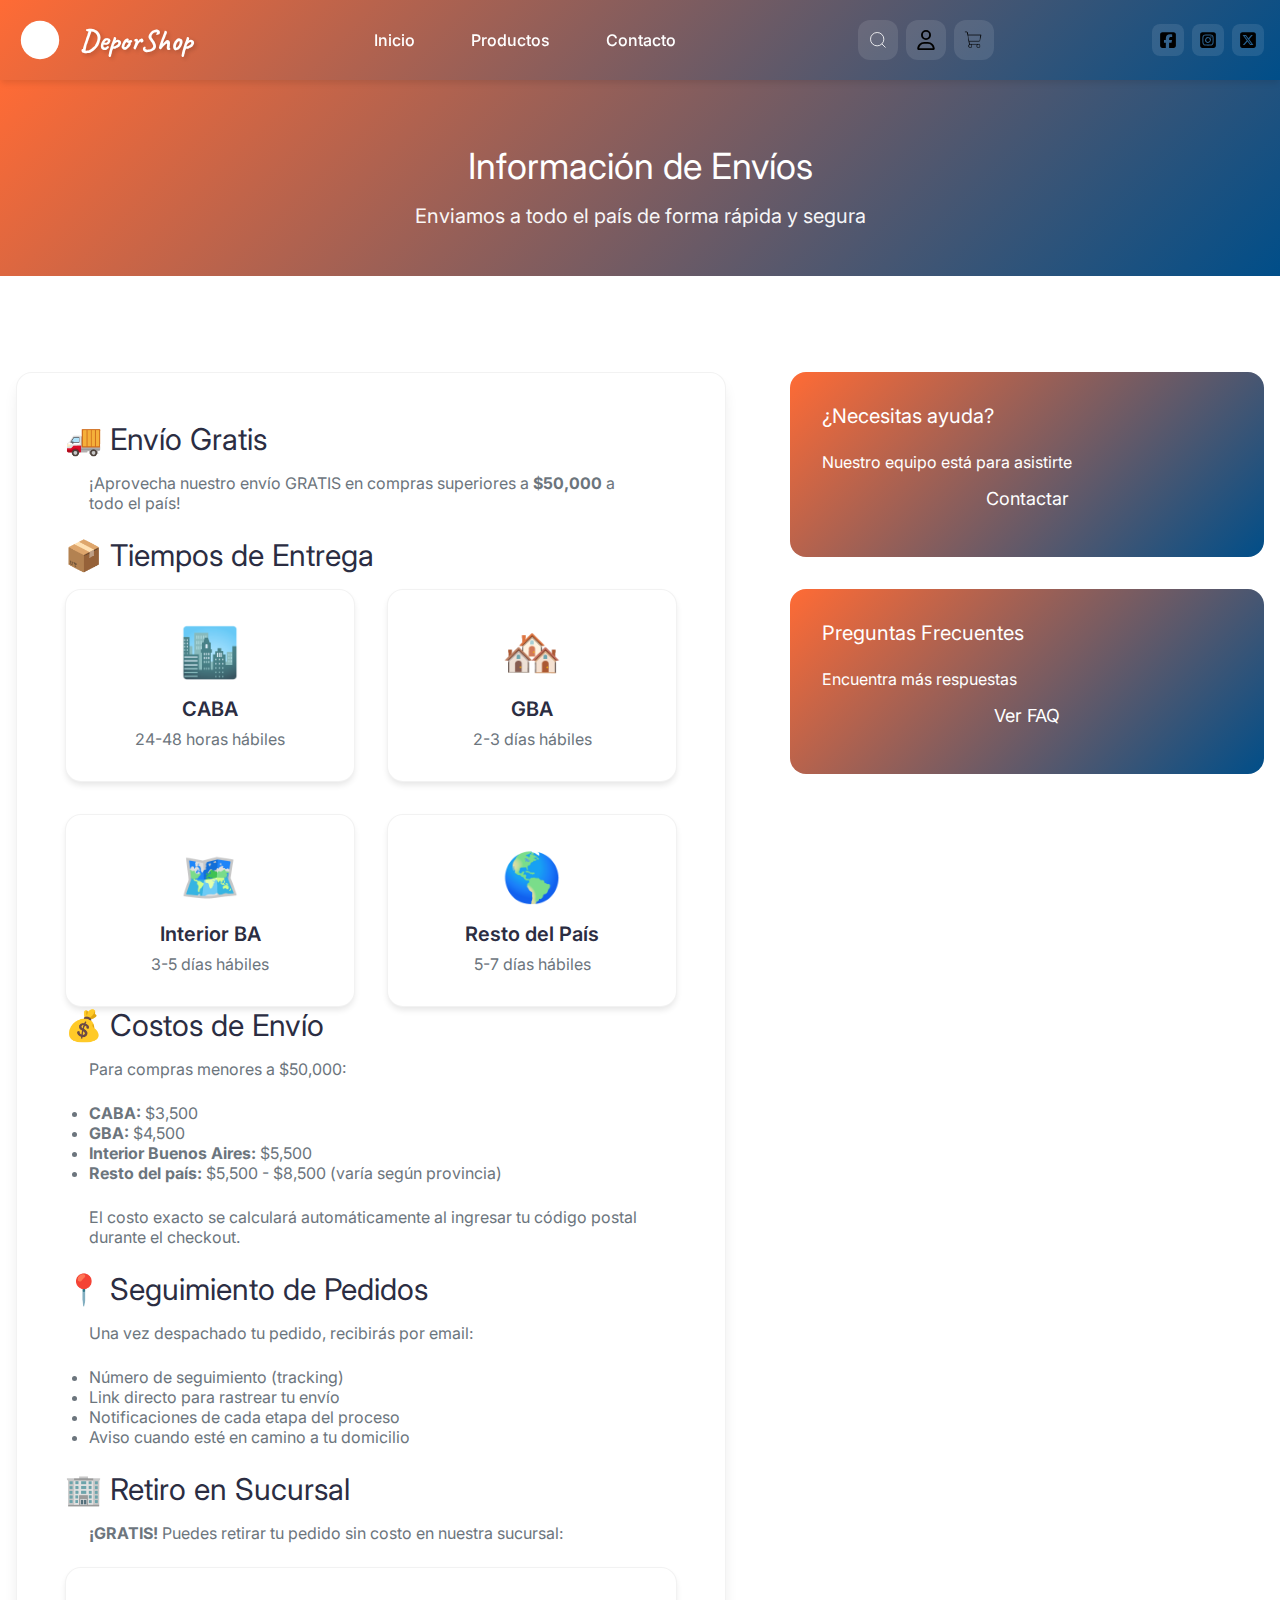
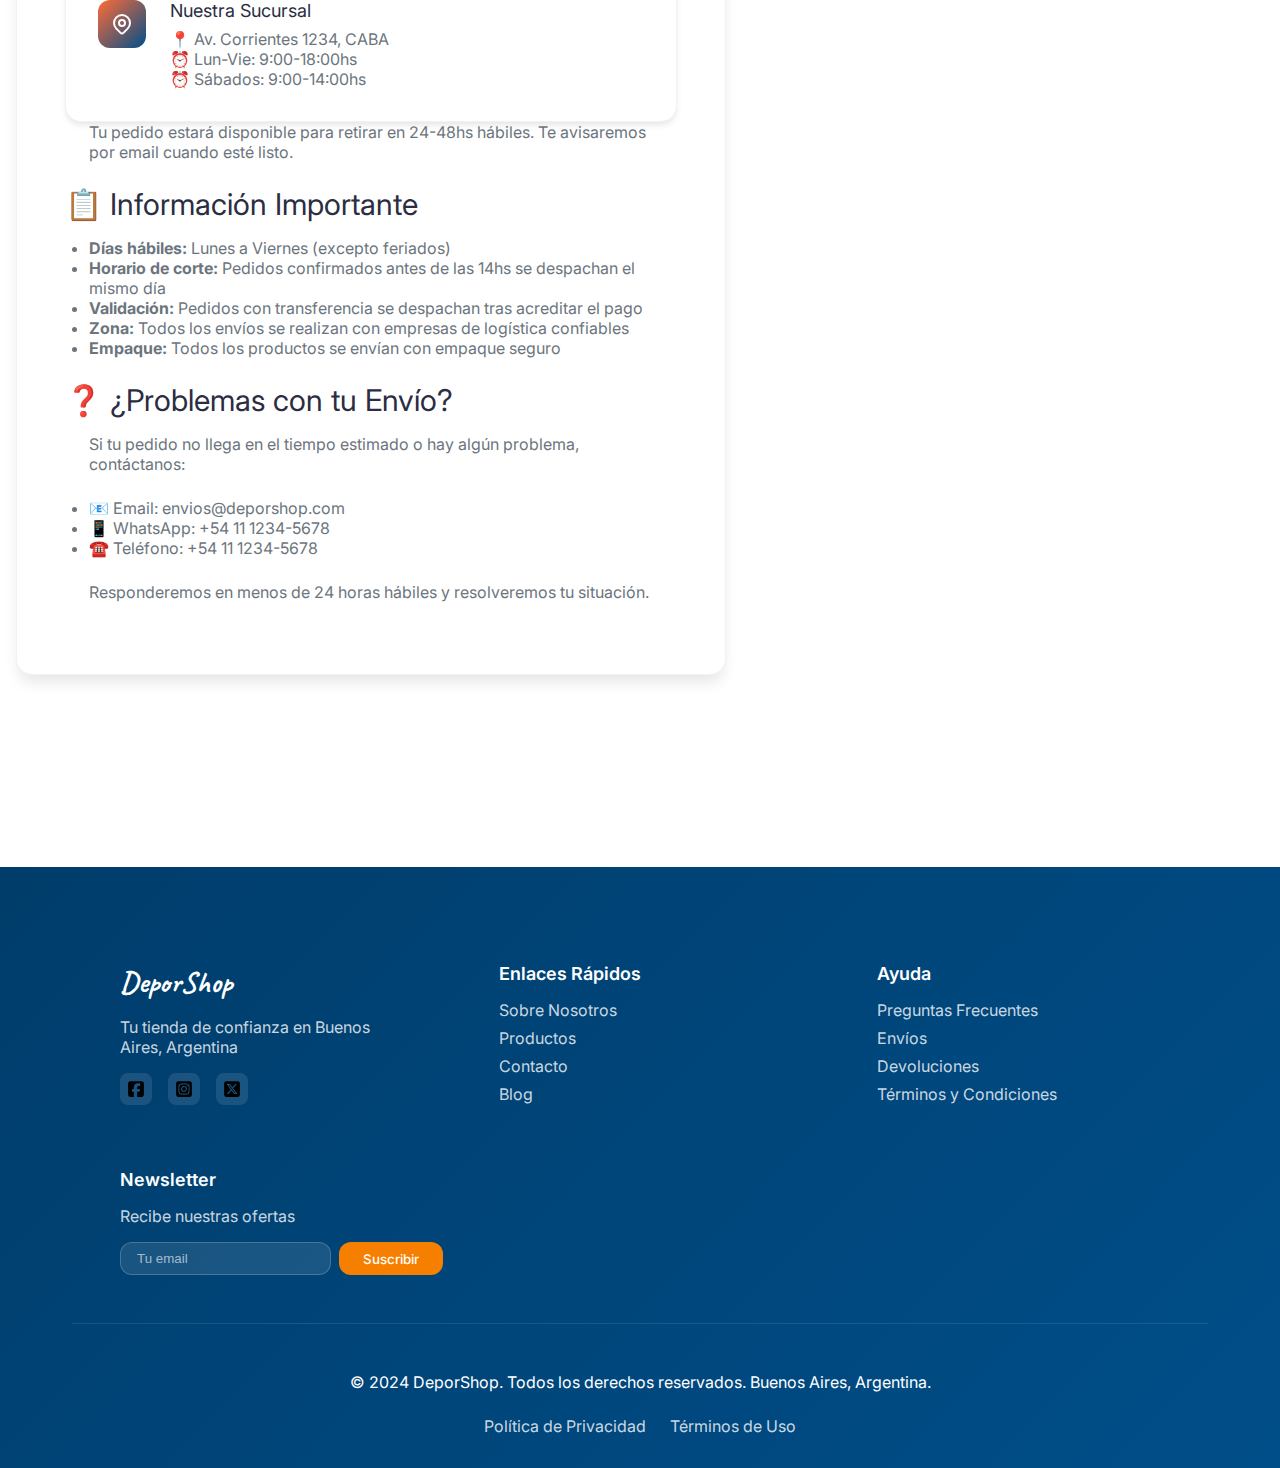
<file: envios.html>
<!DOCTYPE html>
<html lang="es">
<head>
    <meta charset="UTF-8">
    <meta name="viewport" content="width=device-width, initial-scale=1.0">
    <meta name="description" content="Información sobre envíos - Tiempos, costos y seguimiento de pedidos en DeporShop.">
    <meta name="keywords" content="envíos, delivery, logística, DeporShop">
    <meta name="author" content="DeporShop">
    <title>Envíos - DeporShop</title>
    <link rel="stylesheet" href="css/style.css">
    <link rel="preconnect" href="https://fonts.googleapis.com">
    <link rel="preconnect" href="https://fonts.gstatic.com" crossorigin>
    <link href="https://fonts.googleapis.com/css2?family=Caveat:wght@400..700&family=Inter:wght@300;400;500;600;700&display=swap" rel="stylesheet">
</head>
<body>
    <header class="header">
        <div class="header__container">
            <div class="header__brand">
                <div class="header__logo">
                    <svg viewBox="0 0 50 50" class="logo-icon">
                        <circle cx="25" cy="25" r="20" fill="currentColor"/>
                        <path d="M15 25 L25 35 L40 20" stroke="white" stroke-width="3" fill="none"/>
                    </svg>
                </div>
                <h1 class="header__nombre">DeporShop</h1>
            </div>
            
            <nav class="header__nav" aria-label="Navegación principal">
                <a href="index.html" class="nav-link">Inicio</a>
                <a href="productos.html" class="nav-link">Productos</a>
                <a href="contacto.html" class="nav-link">Contacto</a>
            </nav>

            <div class="header__actions">
                <a href="productos.html" class="icon-button" aria-label="Buscar productos">
                    <svg viewBox="0 0 24 24" fill="none" stroke="currentColor">
                        <circle cx="11" cy="11" r="8"/>
                        <path d="m21 21-4.35-4.35"/>
                    </svg>
                </a>
                <a href="usuario.html" class="icon-button" aria-label="Usuario">
                    <img src="./img/Usuario.svg" alt="">
                </a>
                <a href="carrito.html" class="icon-button cart-button" aria-label="Carrito de compras">
                    <img src="./img/Carrito.png" alt="">
                    <span class="cart-badge">0</span>
                </a>
            </div>

            <div class="header__social">
                <a href="#" aria-label="Facebook" class="social-link">
                    <img src="./img/Facebook.svg" alt="">
                </a>
                <a href="#" aria-label="Instagram" class="social-link">
                    <img src="./img/Instagram.svg" alt="">
                </a>
                <a href="#" aria-label="Twitter" class="social-link">
                    <img src="./img/X.svg" alt="">
                </a>
            </div>
        </div>
    </header>

    <main class="main">
        <section class="contact-hero">
            <div class="container">
                <h2 class="contact-hero__title">Información de Envíos</h2>
                <p class="contact-hero__subtitle">Enviamos a todo el país de forma rápida y segura</p>
            </div>
        </section>

        <section class="contact-section">
            <div class="container">
                <div class="contact-grid">
                    <div class="contact-form-wrapper">
                        <h2 class="section-title">🚚 Envío Gratis</h2>
                        <p class="faq-answer">
                            ¡Aprovecha nuestro envío GRATIS en compras superiores a <strong>$50,000</strong> a todo el país!
                        </p>

                        <h2 class="section-title">📦 Tiempos de Entrega</h2>
                        <div class="benefits__grid">
                            <div class="benefit-card">
                                <div class="benefit-card__icon">🏙️</div>
                                <h3 class="benefit-card__title">CABA</h3>
                                <p class="benefit-card__text">24-48 horas hábiles</p>
                            </div>
                            <div class="benefit-card">
                                <div class="benefit-card__icon">🏘️</div>
                                <h3 class="benefit-card__title">GBA</h3>
                                <p class="benefit-card__text">2-3 días hábiles</p>
                            </div>
                            <div class="benefit-card">
                                <div class="benefit-card__icon">🗺️</div>
                                <h3 class="benefit-card__title">Interior BA</h3>
                                <p class="benefit-card__text">3-5 días hábiles</p>
                            </div>
                            <div class="benefit-card">
                                <div class="benefit-card__icon">🌎</div>
                                <h3 class="benefit-card__title">Resto del País</h3>
                                <p class="benefit-card__text">5-7 días hábiles</p>
                            </div>
                        </div>

                        <h2 class="section-title">💰 Costos de Envío</h2>
                        <p class="faq-answer">Para compras menores a $50,000:</p>
                        <ul class="faq-answer">
                            <li><strong>CABA:</strong> $3,500</li>
                            <li><strong>GBA:</strong> $4,500</li>
                            <li><strong>Interior Buenos Aires:</strong> $5,500</li>
                            <li><strong>Resto del país:</strong> $5,500 - $8,500 (varía según provincia)</li>
                        </ul>
                        <p class="faq-answer">
                            El costo exacto se calculará automáticamente al ingresar tu código postal durante el checkout.
                        </p>

                        <h2 class="section-title">📍 Seguimiento de Pedidos</h2>
                        <p class="faq-answer">
                            Una vez despachado tu pedido, recibirás por email:
                        </p>
                        <ul class="faq-answer">
                            <li>Número de seguimiento (tracking)</li>
                            <li>Link directo para rastrear tu envío</li>
                            <li>Notificaciones de cada etapa del proceso</li>
                            <li>Aviso cuando esté en camino a tu domicilio</li>
                        </ul>

                        <h2 class="section-title">🏢 Retiro en Sucursal</h2>
                        <p class="faq-answer">
                            <strong>¡GRATIS!</strong> Puedes retirar tu pedido sin costo en nuestra sucursal:
                        </p>
                        <div class="contact-info-card">
                            <div class="contact-info-card__icon">
                                <svg viewBox="0 0 24 24" fill="none">
                                    <path d="M17.657 16.657L13.414 20.9a1.998 1.998 0 01-2.827 0l-4.244-4.243a8 8 0 1111.314 0z"/>
                                    <path d="M15 11a3 3 0 11-6 0 3 3 0 016 0z"/>
                                </svg>
                            </div>
                            <div class="contact-info-card__content">
                                <h4 class="contact-info-card__title">Nuestra Sucursal</h4>
                                <p class="contact-info-card__text">
                                    📍 Av. Corrientes 1234, CABA<br>
                                    ⏰ Lun-Vie: 9:00-18:00hs<br>
                                    ⏰ Sábados: 9:00-14:00hs
                                </p>
                            </div>
                        </div>
                        <p class="faq-answer">
                            Tu pedido estará disponible para retirar en 24-48hs hábiles. Te avisaremos por email cuando esté listo.
                        </p>

                        <h2 class="section-title">📋 Información Importante</h2>
                        <ul class="faq-answer">
                            <li><strong>Días hábiles:</strong> Lunes a Viernes (excepto feriados)</li>
                            <li><strong>Horario de corte:</strong> Pedidos confirmados antes de las 14hs se despachan el mismo día</li>
                            <li><strong>Validación:</strong> Pedidos con transferencia se despachan tras acreditar el pago</li>
                            <li><strong>Zona:</strong> Todos los envíos se realizan con empresas de logística confiables</li>
                            <li><strong>Empaque:</strong> Todos los productos se envían con empaque seguro</li>
                        </ul>

                        <h2 class="section-title">❓ ¿Problemas con tu Envío?</h2>
                        <p class="faq-answer">
                            Si tu pedido no llega en el tiempo estimado o hay algún problema, contáctanos:
                        </p>
                        <ul class="faq-answer">
                            <li>📧 Email: envios@deporshop.com</li>
                            <li>📱 WhatsApp: +54 11 1234-5678</li>
                            <li>☎️ Teléfono: +54 11 1234-5678</li>
                        </ul>
                        <p class="faq-answer">
                            Responderemos en menos de 24 horas hábiles y resolveremos tu situación.
                        </p>
                    </div>

                    <div class="contact-info-wrapper">
                        <div class="contact-social">
                            <h3 class="contact-social__title">¿Necesitas ayuda?</h3>
                            <p>Nuestro equipo está para asistirte</p>
                            <a href="contacto.html" class="btn btn--primary btn--large">Contactar</a>
                        </div>

                        <div class="contact-social">
                            <h3 class="contact-social__title">Preguntas Frecuentes</h3>
                            <p>Encuentra más respuestas</p>
                            <a href="preguntasfrecuentes.html" class="btn btn--secondary btn--large">Ver FAQ</a>
                        </div>
                    </div>
                </div>
            </div>
        </section>
    </main>

    <footer class="footer">
        <div class="footer__container">
            <div class="footer__content">
                <div class="footer__section">
                    <h3 class="footer__title">DeporShop</h3>
                    <p class="footer__text">Tu tienda de confianza en Buenos Aires, Argentina</p>
                    <div class="footer__social">
                        <a href="#" aria-label="Facebook" class="social-link">
                            <img src="./img/Facebook.svg" alt="">
                        </a>
                        <a href="#" aria-label="Instagram" class="social-link">
                            <img src="./img/Instagram.svg" alt="">
                        </a>
                        <a href="#" aria-label="Twitter" class="social-link">
                            <img src="./img/X.svg" alt="">
                        </a>
                    </div>
                </div>
                
                <div class="footer__section">
                    <h4 class="footer__subtitle">Enlaces Rápidos</h4>
                    <nav class="footer__links">
                        <a href="sobrenosotros.html">Sobre Nosotros</a>
                        <a href="productos.html">Productos</a>
                        <a href="contacto.html">Contacto</a>
                        <a href="blog.html">Blog</a>
                    </nav>
                </div>

                <div class="footer__section">
                    <h4 class="footer__subtitle">Ayuda</h4>
                    <nav class="footer__links">
                        <a href="preguntasfrecuentes.html">Preguntas Frecuentes</a>
                        <a href="envios.html">Envíos</a>
                        <a href="devoluciones.html">Devoluciones</a>
                        <a href="terminosdeuso.html">Términos y Condiciones</a>
                    </nav>
                </div>

                <div class="footer__section">
                    <h4 class="footer__subtitle">Newsletter</h4>
                    <p class="footer__text">Recibe nuestras ofertas</p>
                    <form class="newsletter-form">
                        <input type="email" placeholder="Tu email" required>
                        <button type="submit">Suscribir</button>
                    </form>
                </div>
            </div>
            
            <div class="footer__bottom">
                <p>&copy; 2024 DeporShop. Todos los derechos reservados. Buenos Aires, Argentina.</p>
                <nav class="footer__legal">
                    <a href="politicadeprivacidad.html">Política de Privacidad</a>
                    <a href="terminosdeuso.html">Términos de Uso</a>
                </nav>
            </div>
        </div>
    </footer>

    <script src="js/cart.js"></script>
</body>
</html>
</file>
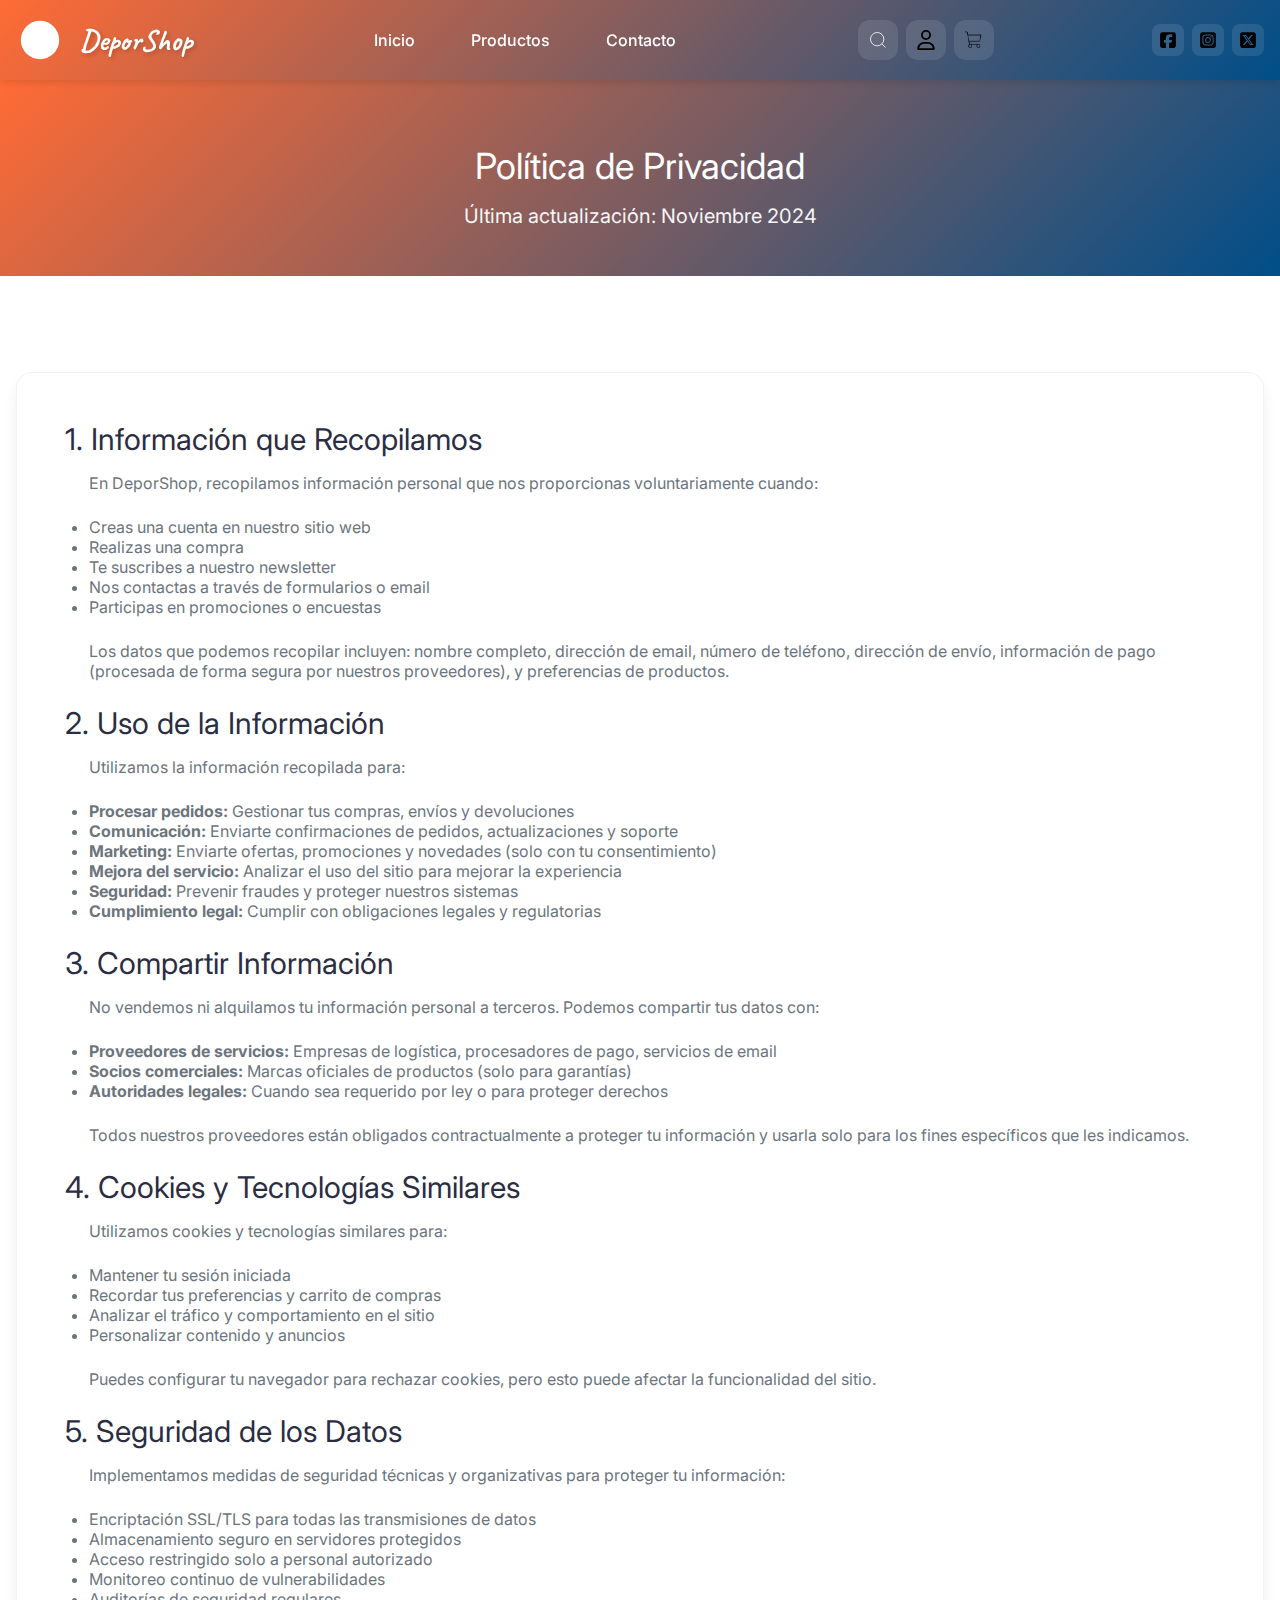
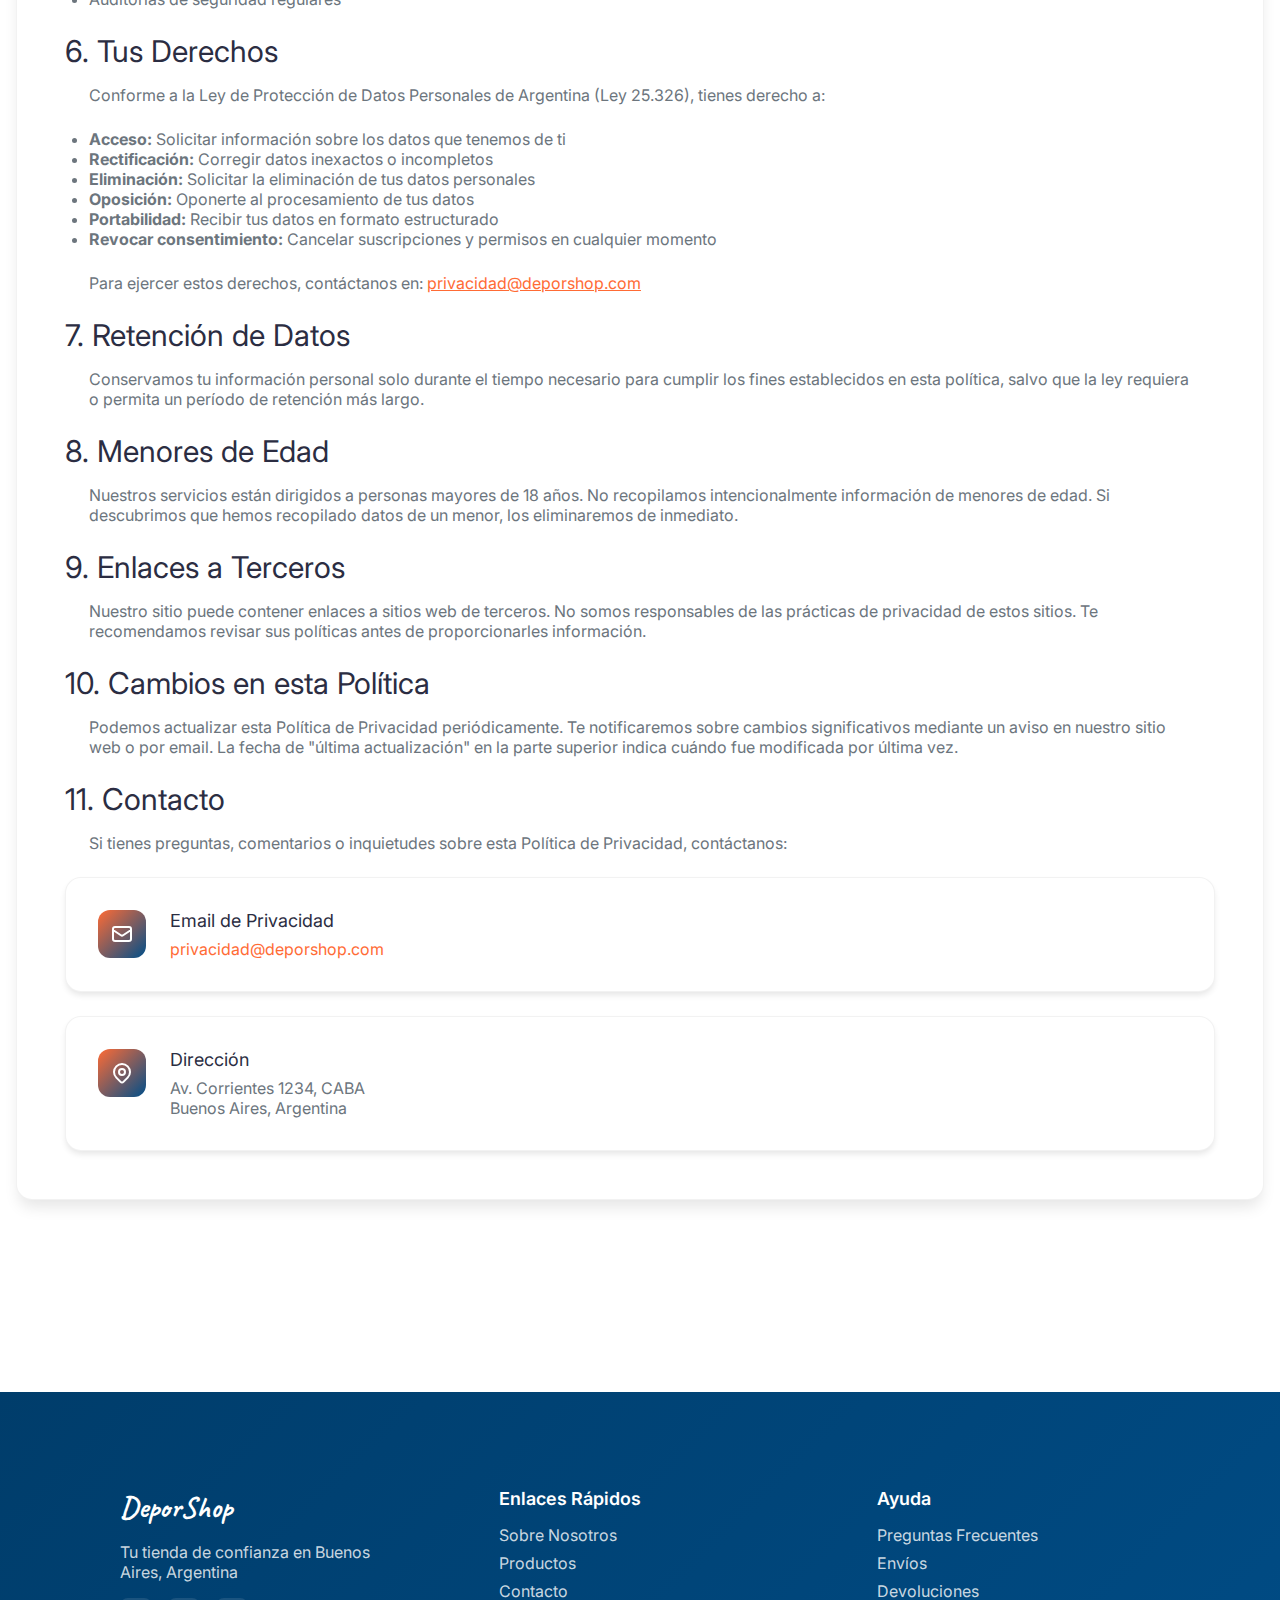
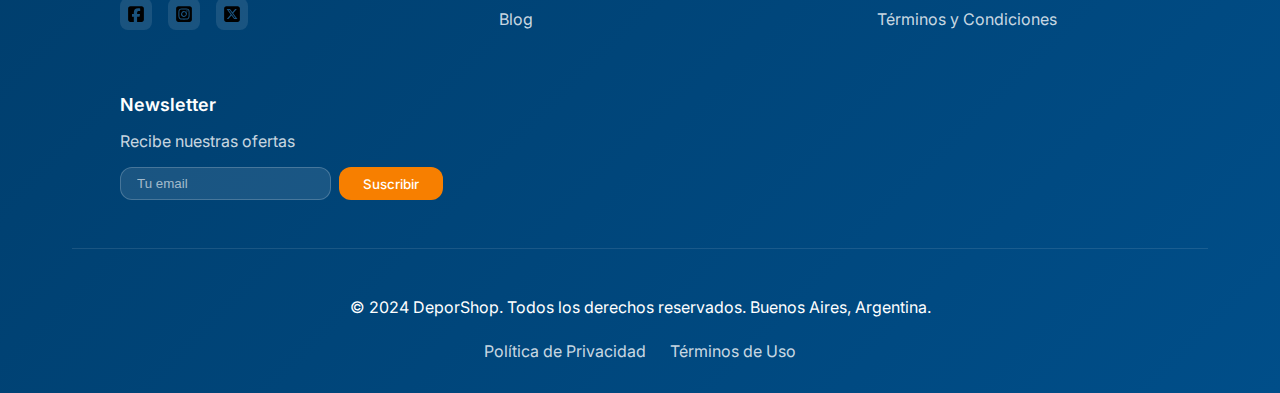
<file: politicadeprivacidad.html>
<!DOCTYPE html>
<html lang="es">
<head>
    <meta charset="UTF-8">
    <meta name="viewport" content="width=device-width, initial-scale=1.0">
    <meta name="description" content="Política de Privacidad de DeporShop - Conoce cómo protegemos tus datos personales.">
    <meta name="keywords" content="privacidad, política, datos personales, DeporShop">
    <meta name="author" content="DeporShop">
    <title>Política de Privacidad - DeporShop</title>
    <link rel="stylesheet" href="css/style.css">
    <link rel="preconnect" href="https://fonts.googleapis.com">
    <link rel="preconnect" href="https://fonts.gstatic.com" crossorigin>
    <link href="https://fonts.googleapis.com/css2?family=Caveat:wght@400..700&family=Inter:wght@300;400;500;600;700&display=swap" rel="stylesheet">
</head>
<body>
    <header class="header">
        <div class="header__container">
            <div class="header__brand">
                <div class="header__logo">
                    <svg viewBox="0 0 50 50" class="logo-icon">
                        <circle cx="25" cy="25" r="20" fill="currentColor"/>
                        <path d="M15 25 L25 35 L40 20" stroke="white" stroke-width="3" fill="none"/>
                    </svg>
                </div>
                <h1 class="header__nombre">DeporShop</h1>
            </div>
            
            <nav class="header__nav" aria-label="Navegación principal">
                <a href="index.html" class="nav-link">Inicio</a>
                <a href="productos.html" class="nav-link">Productos</a>
                <a href="contacto.html" class="nav-link">Contacto</a>
            </nav>

            <div class="header__actions">
                <a href="productos.html" class="icon-button" aria-label="Buscar productos">
                    <svg viewBox="0 0 24 24" fill="none" stroke="currentColor">
                        <circle cx="11" cy="11" r="8"/>
                        <path d="m21 21-4.35-4.35"/>
                    </svg>
                </a>
                <a href="usuario.html" class="icon-button" aria-label="Usuario">
                    <img src="./img/Usuario.svg" alt="">
                </a>
                <a href="carrito.html" class="icon-button cart-button" aria-label="Carrito de compras">
                    <img src="./img/Carrito.png" alt="">
                    <span class="cart-badge">0</span>
                </a>
            </div>

            <div class="header__social">
                <a href="#" aria-label="Facebook" class="social-link">
                    <img src="./img/Facebook.svg" alt="">
                </a>
                <a href="#" aria-label="Instagram" class="social-link">
                    <img src="./img/Instagram.svg" alt="">
                </a>
                <a href="#" aria-label="Twitter" class="social-link">
                    <img src="./img/X.svg" alt="">
                </a>
            </div>
        </div>
    </header>

    <main class="main">
        <!-- Hero Section -->
        <section class="contact-hero">
            <div class="container">
                <h2 class="contact-hero__title">Política de Privacidad</h2>
                <p class="contact-hero__subtitle">Última actualización: Noviembre 2024</p>
            </div>
        </section>

        <!-- Content Section -->
        <section class="contact-section">
            <div class="container">
                <div class="contact-form-wrapper">
                    <h2 class="section-title">1. Información que Recopilamos</h2>
                    <p class="faq-answer">
                        En DeporShop, recopilamos información personal que nos proporcionas voluntariamente cuando:
                    </p>
                    <ul class="faq-answer">
                        <li>Creas una cuenta en nuestro sitio web</li>
                        <li>Realizas una compra</li>
                        <li>Te suscribes a nuestro newsletter</li>
                        <li>Nos contactas a través de formularios o email</li>
                        <li>Participas en promociones o encuestas</li>
                    </ul>
                    <p class="faq-answer">
                        Los datos que podemos recopilar incluyen: nombre completo, dirección de email, número de teléfono, 
                        dirección de envío, información de pago (procesada de forma segura por nuestros proveedores), 
                        y preferencias de productos.
                    </p>

                    <h2 class="section-title">2. Uso de la Información</h2>
                    <p class="faq-answer">
                        Utilizamos la información recopilada para:
                    </p>
                    <ul class="faq-answer">
                        <li><strong>Procesar pedidos:</strong> Gestionar tus compras, envíos y devoluciones</li>
                        <li><strong>Comunicación:</strong> Enviarte confirmaciones de pedidos, actualizaciones y soporte</li>
                        <li><strong>Marketing:</strong> Enviarte ofertas, promociones y novedades (solo con tu consentimiento)</li>
                        <li><strong>Mejora del servicio:</strong> Analizar el uso del sitio para mejorar la experiencia</li>
                        <li><strong>Seguridad:</strong> Prevenir fraudes y proteger nuestros sistemas</li>
                        <li><strong>Cumplimiento legal:</strong> Cumplir con obligaciones legales y regulatorias</li>
                    </ul>

                    <h2 class="section-title">3. Compartir Información</h2>
                    <p class="faq-answer">
                        No vendemos ni alquilamos tu información personal a terceros. Podemos compartir tus datos con:
                    </p>
                    <ul class="faq-answer">
                        <li><strong>Proveedores de servicios:</strong> Empresas de logística, procesadores de pago, servicios de email</li>
                        <li><strong>Socios comerciales:</strong> Marcas oficiales de productos (solo para garantías)</li>
                        <li><strong>Autoridades legales:</strong> Cuando sea requerido por ley o para proteger derechos</li>
                    </ul>
                    <p class="faq-answer">
                        Todos nuestros proveedores están obligados contractualmente a proteger tu información y 
                        usarla solo para los fines específicos que les indicamos.
                    </p>

                    <h2 class="section-title">4. Cookies y Tecnologías Similares</h2>
                    <p class="faq-answer">
                        Utilizamos cookies y tecnologías similares para:
                    </p>
                    <ul class="faq-answer">
                        <li>Mantener tu sesión iniciada</li>
                        <li>Recordar tus preferencias y carrito de compras</li>
                        <li>Analizar el tráfico y comportamiento en el sitio</li>
                        <li>Personalizar contenido y anuncios</li>
                    </ul>
                    <p class="faq-answer">
                        Puedes configurar tu navegador para rechazar cookies, pero esto puede afectar la funcionalidad del sitio.
                    </p>

                    <h2 class="section-title">5. Seguridad de los Datos</h2>
                    <p class="faq-answer">
                        Implementamos medidas de seguridad técnicas y organizativas para proteger tu información:
                    </p>
                    <ul class="faq-answer">
                        <li>Encriptación SSL/TLS para todas las transmisiones de datos</li>
                        <li>Almacenamiento seguro en servidores protegidos</li>
                        <li>Acceso restringido solo a personal autorizado</li>
                        <li>Monitoreo continuo de vulnerabilidades</li>
                        <li>Auditorías de seguridad regulares</li>
                    </ul>

                    <h2 class="section-title">6. Tus Derechos</h2>
                    <p class="faq-answer">
                        Conforme a la Ley de Protección de Datos Personales de Argentina (Ley 25.326), tienes derecho a:
                    </p>
                    <ul class="faq-answer">
                        <li><strong>Acceso:</strong> Solicitar información sobre los datos que tenemos de ti</li>
                        <li><strong>Rectificación:</strong> Corregir datos inexactos o incompletos</li>
                        <li><strong>Eliminación:</strong> Solicitar la eliminación de tus datos personales</li>
                        <li><strong>Oposición:</strong> Oponerte al procesamiento de tus datos</li>
                        <li><strong>Portabilidad:</strong> Recibir tus datos en formato estructurado</li>
                        <li><strong>Revocar consentimiento:</strong> Cancelar suscripciones y permisos en cualquier momento</li>
                    </ul>
                    <p class="faq-answer">
                        Para ejercer estos derechos, contáctanos en: <a href="mailto:privacidad@deporshop.com" class="form-link">privacidad@deporshop.com</a>
                    </p>

                    <h2 class="section-title">7. Retención de Datos</h2>
                    <p class="faq-answer">
                        Conservamos tu información personal solo durante el tiempo necesario para cumplir los fines 
                        establecidos en esta política, salvo que la ley requiera o permita un período de retención más largo.
                    </p>

                    <h2 class="section-title">8. Menores de Edad</h2>
                    <p class="faq-answer">
                        Nuestros servicios están dirigidos a personas mayores de 18 años. No recopilamos intencionalmente 
                        información de menores de edad. Si descubrimos que hemos recopilado datos de un menor, 
                        los eliminaremos de inmediato.
                    </p>

                    <h2 class="section-title">9. Enlaces a Terceros</h2>
                    <p class="faq-answer">
                        Nuestro sitio puede contener enlaces a sitios web de terceros. No somos responsables de las 
                        prácticas de privacidad de estos sitios. Te recomendamos revisar sus políticas antes de 
                        proporcionarles información.
                    </p>

                    <h2 class="section-title">10. Cambios en esta Política</h2>
                    <p class="faq-answer">
                        Podemos actualizar esta Política de Privacidad periódicamente. Te notificaremos sobre cambios 
                        significativos mediante un aviso en nuestro sitio web o por email. La fecha de "última actualización" 
                        en la parte superior indica cuándo fue modificada por última vez.
                    </p>

                    <h2 class="section-title">11. Contacto</h2>
                    <p class="faq-answer">
                        Si tienes preguntas, comentarios o inquietudes sobre esta Política de Privacidad, contáctanos:
                    </p>
                    <div class="contact-info-cards">
                        <div class="contact-info-card">
                            <div class="contact-info-card__icon">
                                <svg viewBox="0 0 24 24" fill="none">
                                    <path d="M3 8l7.89 5.26a2 2 0 002.22 0L21 8M5 19h14a2 2 0 002-2V7a2 2 0 00-2-2H5a2 2 0 00-2 2v10a2 2 0 002 2z"/>
                                </svg>
                            </div>
                            <div class="contact-info-card__content">
                                <h4 class="contact-info-card__title">Email de Privacidad</h4>
                                <p class="contact-info-card__text">
                                    <a href="mailto:privacidad@deporshop.com">privacidad@deporshop.com</a>
                                </p>
                            </div>
                        </div>
                        <div class="contact-info-card">
                            <div class="contact-info-card__icon">
                                <svg viewBox="0 0 24 24" fill="none">
                                    <path d="M17.657 16.657L13.414 20.9a1.998 1.998 0 01-2.827 0l-4.244-4.243a8 8 0 1111.314 0z"/>
                                    <path d="M15 11a3 3 0 11-6 0 3 3 0 016 0z"/>
                                </svg>
                            </div>
                            <div class="contact-info-card__content">
                                <h4 class="contact-info-card__title">Dirección</h4>
                                <p class="contact-info-card__text">
                                    Av. Corrientes 1234, CABA<br>
                                    Buenos Aires, Argentina
                                </p>
                            </div>
                        </div>
                    </div>
                </div>
            </div>
        </section>
    </main>

    <footer class="footer">
        <div class="footer__container">
            <div class="footer__content">
                <div class="footer__section">
                    <h3 class="footer__title">DeporShop</h3>
                    <p class="footer__text">Tu tienda de confianza en Buenos Aires, Argentina</p>
                    <div class="footer__social">
                        <a href="#" aria-label="Facebook" class="social-link">
                            <img src="./img/Facebook.svg" alt="">
                        </a>
                        <a href="#" aria-label="Instagram" class="social-link">
                            <img src="./img/Instagram.svg" alt="">
                        </a>
                        <a href="#" aria-label="Twitter" class="social-link">
                            <img src="./img/X.svg" alt="">
                        </a>
                    </div>
                </div>
                
                <div class="footer__section">
                    <h4 class="footer__subtitle">Enlaces Rápidos</h4>
                    <nav class="footer__links">
                        <a href="sobrenosotros.html">Sobre Nosotros</a>
                        <a href="productos.html">Productos</a>
                        <a href="contacto.html">Contacto</a>
                        <a href="blog.html">Blog</a>
                    </nav>
                </div>

                <div class="footer__section">
                    <h4 class="footer__subtitle">Ayuda</h4>
                    <nav class="footer__links">
                        <a href="#">Preguntas Frecuentes</a>
                        <a href="#">Envíos</a>
                        <a href="#">Devoluciones</a>
                        <a href="terminosdeuso.html">Términos y Condiciones</a>
                    </nav>
                </div>

                <div class="footer__section">
                    <h4 class="footer__subtitle">Newsletter</h4>
                    <p class="footer__text">Recibe nuestras ofertas</p>
                    <form class="newsletter-form">
                        <input type="email" placeholder="Tu email" required>
                        <button type="submit">Suscribir</button>
                    </form>
                </div>
            </div>
            
            <div class="footer__bottom">
                <p>&copy; 2024 DeporShop. Todos los derechos reservados. Buenos Aires, Argentina.</p>
                <nav class="footer__legal">
                    <a href="politicadeprivacidad.html">Política de Privacidad</a>
                    <a href="terminosdeuso.html">Términos de Uso</a>
                </nav>
            </div>
        </div>
    </footer>

    <script src="js/cart.js"></script>
</body>
</html>
</file>
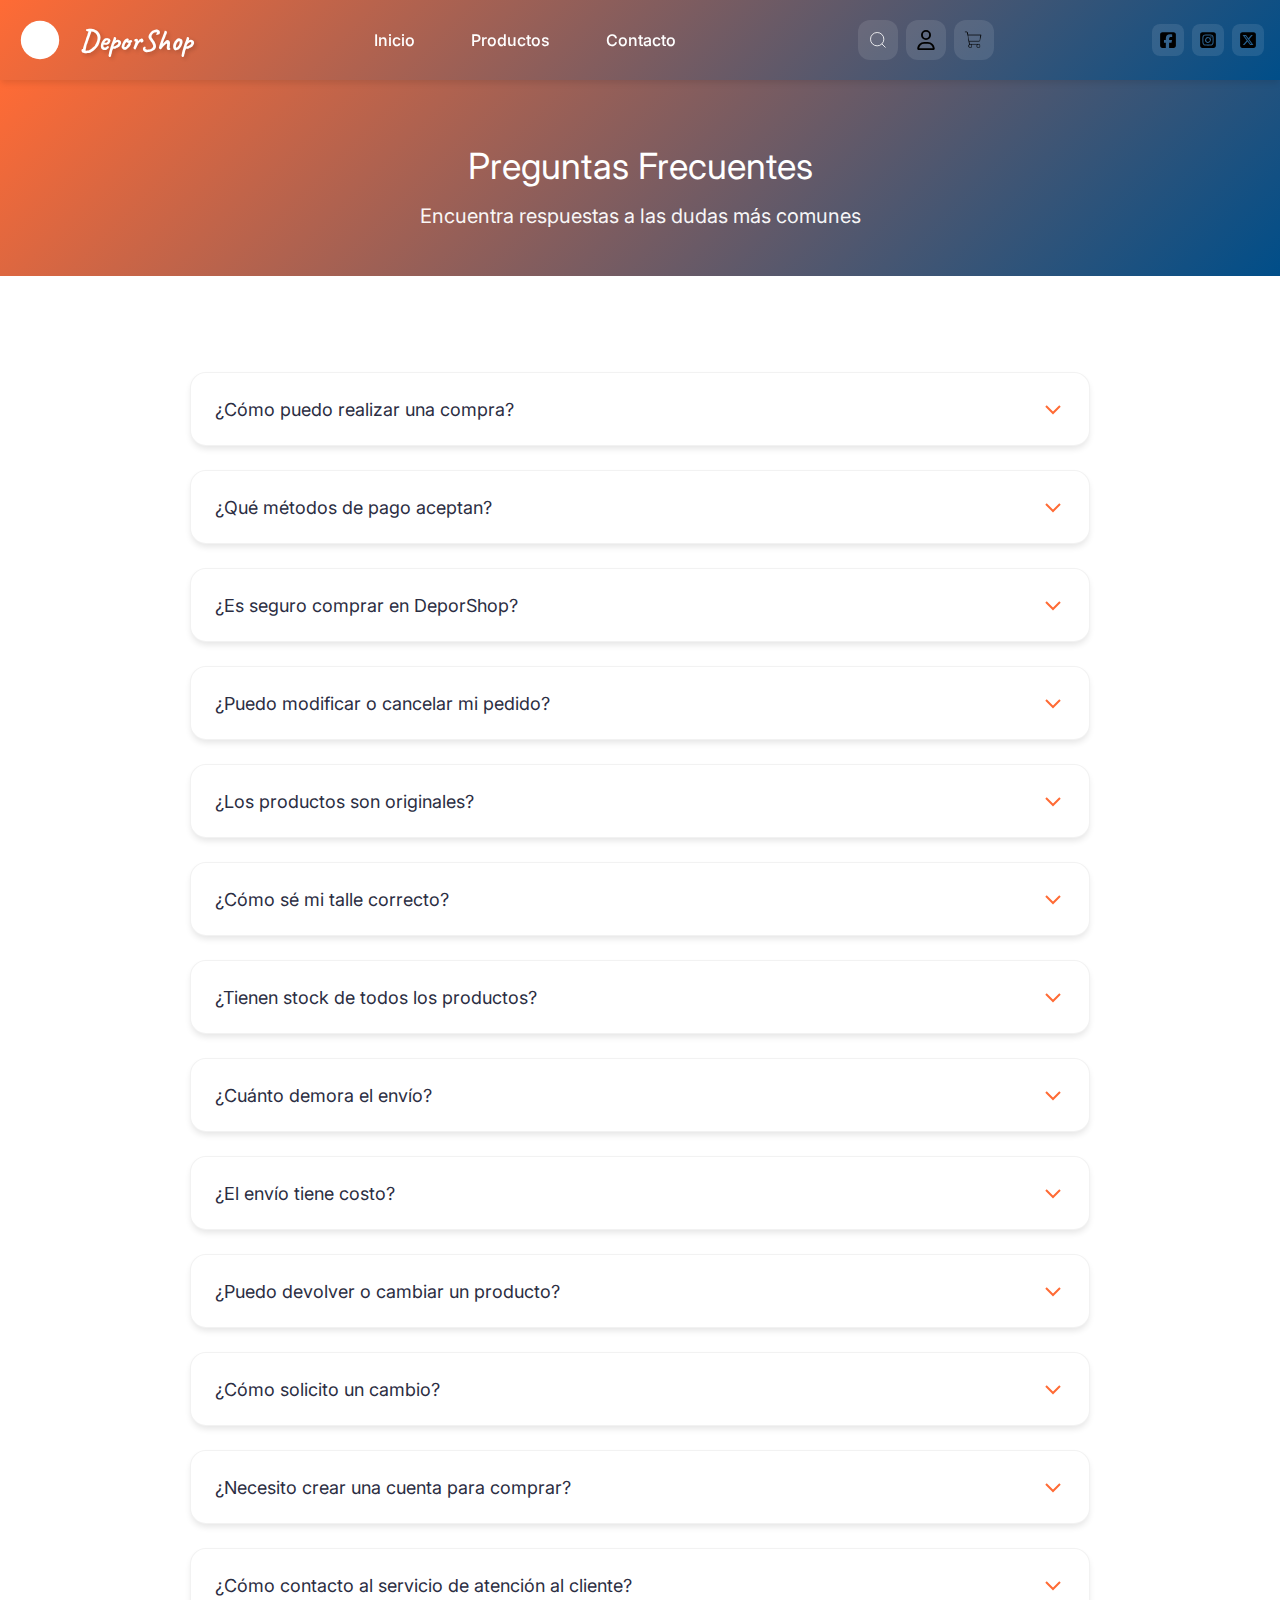
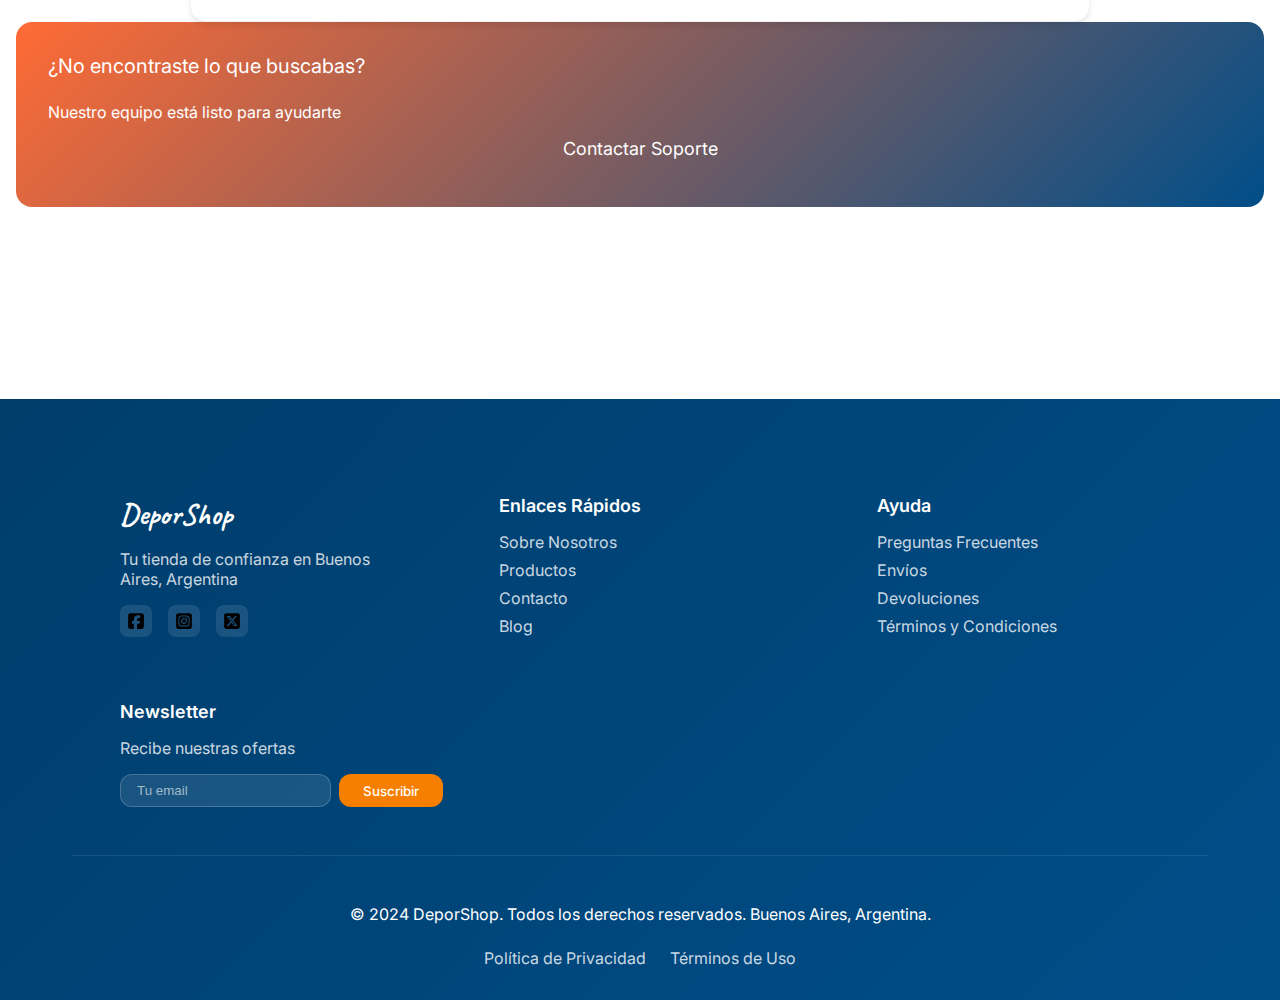
<file: preguntasfrecuentes.html>
<!DOCTYPE html>
<html lang="es">
<head>
    <meta charset="UTF-8">
    <meta name="viewport" content="width=device-width, initial-scale=1.0">
    <meta name="description" content="Preguntas Frecuentes - Resuelve tus dudas sobre compras, envíos y productos en DeporShop.">
    <meta name="keywords" content="FAQ, preguntas frecuentes, ayuda, DeporShop">
    <meta name="author" content="DeporShop">
    <title>Preguntas Frecuentes - DeporShop</title>
    <link rel="stylesheet" href="css/style.css">
    <link rel="preconnect" href="https://fonts.googleapis.com">
    <link rel="preconnect" href="https://fonts.gstatic.com" crossorigin>
    <link href="https://fonts.googleapis.com/css2?family=Caveat:wght@400..700&family=Inter:wght@300;400;500;600;700&display=swap" rel="stylesheet">
</head>
<body>
    <header class="header">
        <div class="header__container">
            <div class="header__brand">
                <div class="header__logo">
                    <svg viewBox="0 0 50 50" class="logo-icon">
                        <circle cx="25" cy="25" r="20" fill="currentColor"/>
                        <path d="M15 25 L25 35 L40 20" stroke="white" stroke-width="3" fill="none"/>
                    </svg>
                </div>
                <h1 class="header__nombre">DeporShop</h1>
            </div>
            
            <nav class="header__nav" aria-label="Navegación principal">
                <a href="index.html" class="nav-link">Inicio</a>
                <a href="productos.html" class="nav-link">Productos</a>
                <a href="contacto.html" class="nav-link">Contacto</a>
            </nav>

            <div class="header__actions">
                <a href="productos.html" class="icon-button" aria-label="Buscar productos">
                    <svg viewBox="0 0 24 24" fill="none" stroke="currentColor">
                        <circle cx="11" cy="11" r="8"/>
                        <path d="m21 21-4.35-4.35"/>
                    </svg>
                </a>
                <a href="usuario.html" class="icon-button" aria-label="Usuario">
                    <img src="./img/Usuario.svg" alt="">
                </a>
                <a href="carrito.html" class="icon-button cart-button" aria-label="Carrito de compras">
                    <img src="./img/Carrito.png" alt="">
                    <span class="cart-badge">0</span>
                </a>
            </div>

            <div class="header__social">
                <a href="#" aria-label="Facebook" class="social-link">
                    <img src="./img/Facebook.svg" alt="">
                </a>
                <a href="#" aria-label="Instagram" class="social-link">
                    <img src="./img/Instagram.svg" alt="">
                </a>
                <a href="#" aria-label="Twitter" class="social-link">
                    <img src="./img/X.svg" alt="">
                </a>
            </div>
        </div>
    </header>

    <main class="main">
        <!-- Hero Section -->
        <section class="contact-hero">
            <div class="container">
                <h2 class="contact-hero__title">Preguntas Frecuentes</h2>
                <p class="contact-hero__subtitle">Encuentra respuestas a las dudas más comunes</p>
            </div>
        </section>

        <!-- FAQ Section -->
        <section class="faq-section">
            <div class="container">
                <div class="faq-grid">
                    <!-- Compras y Pagos -->
                    <details class="faq-item">
                        <summary class="faq-question">
                            ¿Cómo puedo realizar una compra?
                            <svg class="faq-icon" viewBox="0 0 24 24" fill="none" stroke="currentColor">
                                <path d="M19 9l-7 7-7-7"/>
                            </svg>
                        </summary>
                        <div class="faq-answer">
                            <p>Realizar una compra en DeporShop es muy sencillo:</p>
                            <ol>
                                <li>Navega por nuestro catálogo y selecciona los productos que desees</li>
                                <li>Haz clic en "Agregar al Carrito"</li>
                                <li>Cuando termines, ve al carrito y haz clic en "Finalizar Compra"</li>
                                <li>Completa tus datos de envío y pago</li>
                                <li>Confirma tu pedido y recibirás un email de confirmación</li>
                            </ol>
                        </div>
                    </details>

                    <details class="faq-item">
                        <summary class="faq-question">
                            ¿Qué métodos de pago aceptan?
                            <svg class="faq-icon" viewBox="0 0 24 24" fill="none" stroke="currentColor">
                                <path d="M19 9l-7 7-7-7"/>
                            </svg>
                        </summary>
                        <div class="faq-answer">
                            <p>Aceptamos múltiples formas de pago:</p>
                            <ul>
                                <li>Tarjetas de crédito: Visa, Mastercard, American Express (hasta 12 cuotas sin interés)</li>
                                <li>Tarjetas de débito</li>
                                <li>Mercado Pago</li>
                                <li>Transferencia bancaria</li>
                                <li>Efectivo en nuestra sucursal</li>
                            </ul>
                        </div>
                    </details>

                    <details class="faq-item">
                        <summary class="faq-question">
                            ¿Es seguro comprar en DeporShop?
                            <svg class="faq-icon" viewBox="0 0 24 24" fill="none" stroke="currentColor">
                                <path d="M19 9l-7 7-7-7"/>
                            </svg>
                        </summary>
                        <div class="faq-answer">
                            <p>¡Absolutamente! Tu seguridad es nuestra prioridad:</p>
                            <ul>
                                <li>Certificado SSL para proteger tus datos</li>
                                <li>No almacenamos información de tarjetas de crédito</li>
                                <li>Procesadores de pago certificados</li>
                                <li>Cumplimos con la Ley de Protección de Datos Personales</li>
                            </ul>
                        </div>
                    </details>

                    <details class="faq-item">
                        <summary class="faq-question">
                            ¿Puedo modificar o cancelar mi pedido?
                            <svg class="faq-icon" viewBox="0 0 24 24" fill="none" stroke="currentColor">
                                <path d="M19 9l-7 7-7-7"/>
                            </svg>
                        </summary>
                        <div class="faq-answer">
                            <p>Puedes modificar o cancelar tu pedido siempre que no haya sido despachado. Contáctanos inmediatamente a través de:</p>
                            <ul>
                                <li>WhatsApp: +54 11 1234-5678</li>
                                <li>Email: pedidos@deporshop.com</li>
                                <li>Teléfono: +54 11 1234-5678</li>
                            </ul>
                            <p>Una vez despachado, puedes hacer uso de nuestra política de devoluciones.</p>
                        </div>
                    </details>

                    <!-- Productos -->
                    <details class="faq-item">
                        <summary class="faq-question">
                            ¿Los productos son originales?
                            <svg class="faq-icon" viewBox="0 0 24 24" fill="none" stroke="currentColor">
                                <path d="M19 9l-7 7-7-7"/>
                            </svg>
                        </summary>
                        <div class="faq-answer">
                            <p>Sí, garantizamos que todos nuestros productos son 100% originales. Trabajamos directamente con distribuidores oficiales de Nike, Adidas, Puma, New Balance y todas las marcas que ofrecemos. Cada producto incluye:</p>
                            <ul>
                                <li>Garantía oficial de la marca</li>
                                <li>Etiquetas y packaging originales</li>
                                <li>Factura de compra</li>
                                <li>Certificado de autenticidad cuando aplique</li>
                            </ul>
                        </div>
                    </details>

                    <details class="faq-item">
                        <summary class="faq-question">
                            ¿Cómo sé mi talle correcto?
                            <svg class="faq-icon" viewBox="0 0 24 24" fill="none" stroke="currentColor">
                                <path d="M19 9l-7 7-7-7"/>
                            </svg>
                        </summary>
                        <div class="faq-answer">
                            <p>Cada producto tiene una guía de talles específica. Recomendaciones:</p>
                            <ul>
                                <li>Consulta la tabla de talles en la página de cada producto</li>
                                <li>Mide tu pie en centímetros y compáralo con nuestra guía</li>
                                <li>Ten en cuenta que algunos modelos pueden calzar más grande o pequeño</li>
                                <li>Si tienes dudas, contáctanos por WhatsApp para asesoramiento personalizado</li>
                            </ul>
                            <p>Si el talle no te queda bien, puedes realizar un cambio sin costo adicional.</p>
                        </div>
                    </details>

                    <details class="faq-item">
                        <summary class="faq-question">
                            ¿Tienen stock de todos los productos?
                            <svg class="faq-icon" viewBox="0 0 24 24" fill="none" stroke="currentColor">
                                <path d="M19 9l-7 7-7-7"/>
                            </svg>
                        </summary>
                        <div class="faq-answer">
                            <p>Nuestro stock se actualiza en tiempo real. Si un producto aparece en la web, tenemos stock disponible. En caso de que te interese un producto agotado:</p>
                            <ul>
                                <li>Puedes activar notificaciones para cuando vuelva a estar disponible</li>
                                <li>Contáctanos para consultar fecha estimada de reposición</li>
                                <li>Te podemos recomendar alternativas similares</li>
                            </ul>
                        </div>
                    </details>

                    <!-- Envíos -->
                    <details class="faq-item">
                        <summary class="faq-question">
                            ¿Cuánto demora el envío?
                            <svg class="faq-icon" viewBox="0 0 24 24" fill="none" stroke="currentColor">
                                <path d="M19 9l-7 7-7-7"/>
                            </svg>
                        </summary>
                        <div class="faq-answer">
                            <p>Los tiempos de entrega son:</p>
                            <ul>
                                <li><strong>CABA:</strong> 24-48 horas hábiles</li>
                                <li><strong>GBA:</strong> 2-3 días hábiles</li>
                                <li><strong>Interior (Buenos Aires):</strong> 3-5 días hábiles</li>
                                <li><strong>Resto del país:</strong> 5-7 días hábiles</li>
                            </ul>
                            <p>Recibirás un código de seguimiento por email para rastrear tu pedido en tiempo real.</p>
                        </div>
                    </details>

                    <details class="faq-item">
                        <summary class="faq-question">
                            ¿El envío tiene costo?
                            <svg class="faq-icon" viewBox="0 0 24 24" fill="none" stroke="currentColor">
                                <path d="M19 9l-7 7-7-7"/>
                            </svg>
                        </summary>
                        <div class="faq-answer">
                            <p><strong>¡Envío GRATIS en compras superiores a $50,000!</strong></p>
                            <p>Para compras menores, el costo varía según la zona:</p>
                            <ul>
                                <li>CABA: $3,500</li>
                                <li>GBA: $4,500</li>
                                <li>Interior: $5,500 - $8,500 (según provincia)</li>
                            </ul>
                            <p>El costo exacto se calcula al ingresar tu código postal en el checkout.</p>
                        </div>
                    </details>

                    <!-- Cambios y Devoluciones -->
                    <details class="faq-item">
                        <summary class="faq-question">
                            ¿Puedo devolver o cambiar un producto?
                            <svg class="faq-icon" viewBox="0 0 24 24" fill="none" stroke="currentColor">
                                <path d="M19 9l-7 7-7-7"/>
                            </svg>
                        </summary>
                        <div class="faq-answer">
                            <p>Sí, tienes 30 días corridos desde que recibiste el producto para realizar cambios o devoluciones.</p>
                            <p><strong>Condiciones:</strong></p>
                            <ul>
                                <li>Producto sin usar, con etiquetas originales</li>
                                <li>En su empaque original</li>
                                <li>Con la factura de compra</li>
                            </ul>
                            <p>Los cambios por talle o color no tienen costo adicional. Para devoluciones, el costo de envío corre por cuenta del cliente.</p>
                            <p><a href="devoluciones.html" class="form-link">Ver política completa de devoluciones →</a></p>
                        </div>
                    </details>

                    <details class="faq-item">
                        <summary class="faq-question">
                            ¿Cómo solicito un cambio?
                            <svg class="faq-icon" viewBox="0 0 24 24" fill="none" stroke="currentColor">
                                <path d="M19 9l-7 7-7-7"/>
                            </svg>
                        </summary>
                        <div class="faq-answer">
                            <p>Para solicitar un cambio:</p>
                            <ol>
                                <li>Contáctanos por email a: cambios@deporshop.com</li>
                                <li>Indica tu número de pedido y el motivo del cambio</li>
                                <li>Te enviaremos una etiqueta de devolución</li>
                                <li>Despacha el producto en cualquier correo</li>
                                <li>Recibirás tu nuevo producto en 5-7 días hábiles</li>
                            </ol>
                        </div>
                    </details>

                    <!-- Cuenta y Soporte -->
                    <details class="faq-item">
                        <summary class="faq-question">
                            ¿Necesito crear una cuenta para comprar?
                            <svg class="faq-icon" viewBox="0 0 24 24" fill="none" stroke="currentColor">
                                <path d="M19 9l-7 7-7-7"/>
                            </svg>
                        </summary>
                        <div class="faq-answer">
                            <p>No es obligatorio, pero crear una cuenta tiene beneficios:</p>
                            <ul>
                                <li>Proceso de compra más rápido</li>
                                <li>Historial de pedidos</li>
                                <li>Seguimiento de envíos</li>
                                <li>Ofertas exclusivas</li>
                                <li>Lista de favoritos</li>
                                <li>Notificaciones de reposición de stock</li>
                            </ul>
                            <p>Puedes comprar como invitado si lo prefieres.</p>
                        </div>
                    </details>

                    <details class="faq-item">
                        <summary class="faq-question">
                            ¿Cómo contacto al servicio de atención al cliente?
                            <svg class="faq-icon" viewBox="0 0 24 24" fill="none" stroke="currentColor">
                                <path d="M19 9l-7 7-7-7"/>
                            </svg>
                        </summary>
                        <div class="faq-answer">
                            <p>Estamos disponibles para ayudarte:</p>
                            <ul>
                                <li><strong>WhatsApp:</strong> +54 11 1234-5678 (Lun-Vie 9-20hs, Sáb 9-14hs)</li>
                                <li><strong>Email:</strong> info@deporshop.com (respondemos en 24hs)</li>
                                <li><strong>Teléfono:</strong> +54 11 1234-5678</li>
                                <li><strong>Formulario:</strong> <a href="contacto.html" class="form-link">Ir a Contacto</a></li>
                                <li><strong>Sucursal:</strong> Av. Corrientes 1234, CABA (Lun-Vie 9-18hs, Sáb 9-14hs)</li>
                            </ul>
                        </div>
                    </details>
                </div>

                <!-- CTA Section -->
                <div class="contact-social">
                    <h3 class="contact-social__title">¿No encontraste lo que buscabas?</h3>
                    <p>Nuestro equipo está listo para ayudarte</p>
                    <a href="contacto.html" class="btn btn--primary btn--large">Contactar Soporte</a>
                </div>
            </div>
        </section>
    </main>

    <footer class="footer">
        <div class="footer__container">
            <div class="footer__content">
                <div class="footer__section">
                    <h3 class="footer__title">DeporShop</h3>
                    <p class="footer__text">Tu tienda de confianza en Buenos Aires, Argentina</p>
                    <div class="footer__social">
                        <a href="#" aria-label="Facebook" class="social-link">
                            <img src="./img/Facebook.svg" alt="">
                        </a>
                        <a href="#" aria-label="Instagram" class="social-link">
                            <img src="./img/Instagram.svg" alt="">
                        </a>
                        <a href="#" aria-label="Twitter" class="social-link">
                            <img src="./img/X.svg" alt="">
                        </a>
                    </div>
                </div>
                
                <div class="footer__section">
                    <h4 class="footer__subtitle">Enlaces Rápidos</h4>
                    <nav class="footer__links">
                        <a href="sobrenosotros.html">Sobre Nosotros</a>
                        <a href="productos.html">Productos</a>
                        <a href="contacto.html">Contacto</a>
                        <a href="blog.html">Blog</a>
                    </nav>
                </div>

                <div class="footer__section">
                    <h4 class="footer__subtitle">Ayuda</h4>
                    <nav class="footer__links">
                        <a href="preguntasfrecuentes.html">Preguntas Frecuentes</a>
                        <a href="envios.html">Envíos</a>
                        <a href="devoluciones.html">Devoluciones</a>
                        <a href="terminosdeuso.html">Términos y Condiciones</a>
                    </nav>
                </div>

                <div class="footer__section">
                    <h4 class="footer__subtitle">Newsletter</h4>
                    <p class="footer__text">Recibe nuestras ofertas</p>
                    <form class="newsletter-form">
                        <input type="email" placeholder="Tu email" required>
                        <button type="submit">Suscribir</button>
                    </form>
                </div>
            </div>
            
            <div class="footer__bottom">
                <p>&copy; 2024 DeporShop. Todos los derechos reservados. Buenos Aires, Argentina.</p>
                <nav class="footer__legal">
                    <a href="politicadeprivacidad.html">Política de Privacidad</a>
                    <a href="terminosdeuso.html">Términos de Uso</a>
                </nav>
            </div>
        </div>
    </footer>

    <script src="js/cart.js"></script>
</body>
</html>
</file>
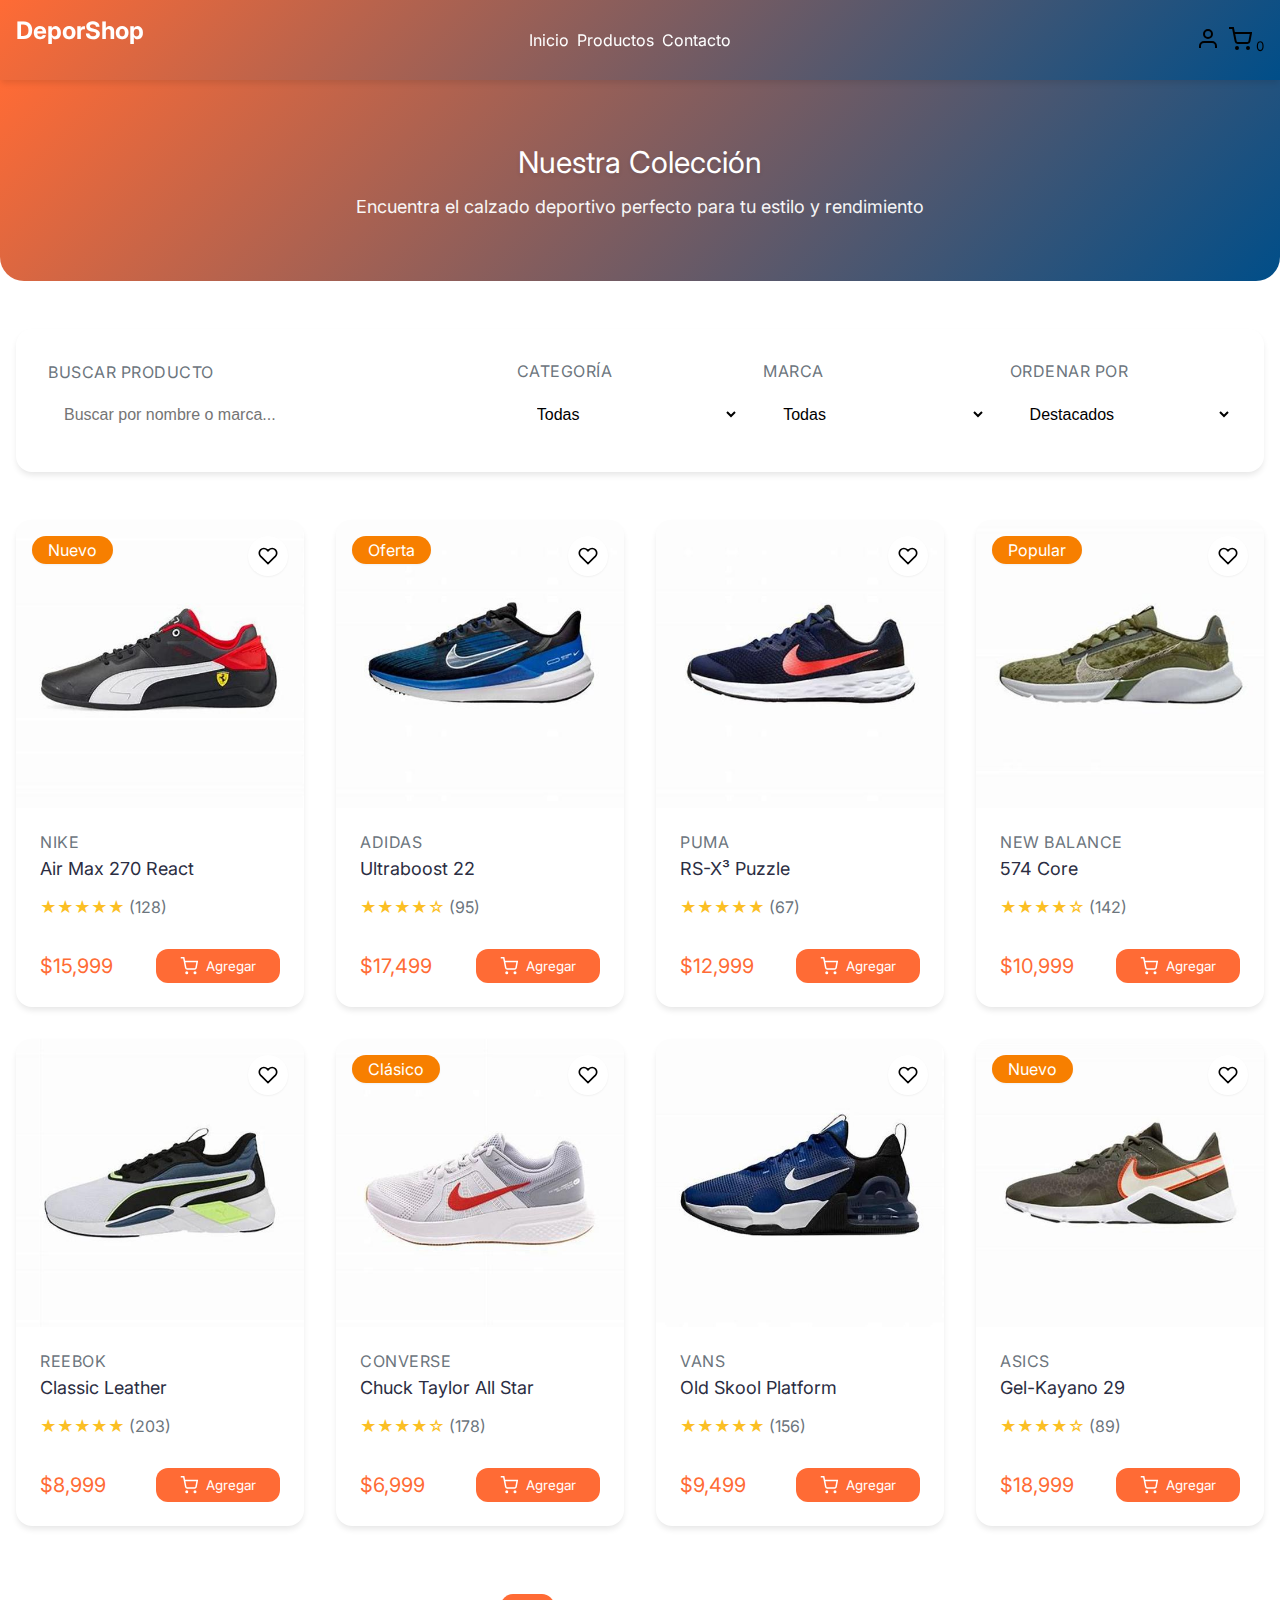
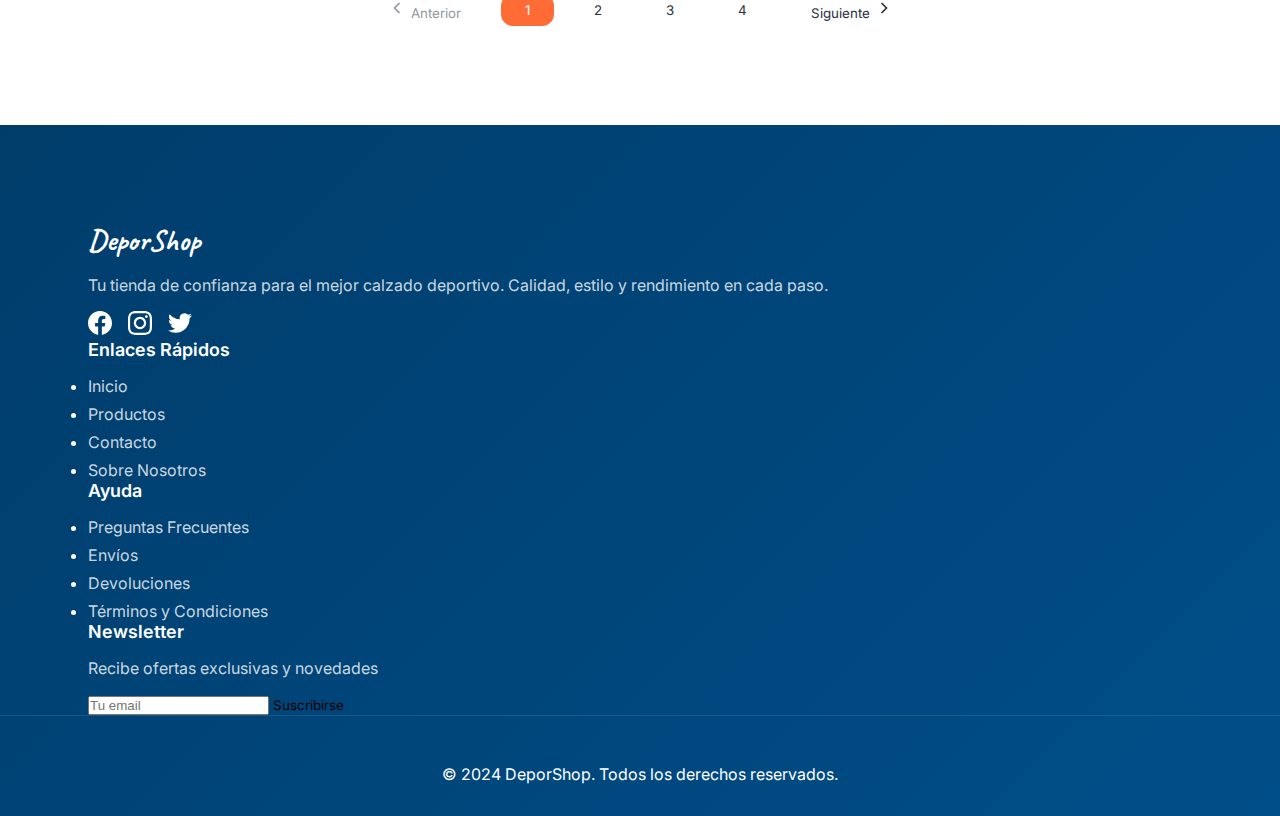
<file: productos.html>
<!DOCTYPE html>
<html lang="es">
<head>
    <meta charset="UTF-8">
    <meta name="viewport" content="width=device-width, initial-scale=1.0">
    <title>Productos - DeporShop</title>
    <meta name="description" content="Descubre nuestra colección completa de calzado deportivo de las mejores marcas">
    <link rel="stylesheet" href="css/style.css">
    <link rel="preconnect" href="https://fonts.googleapis.com">
    <link rel="preconnect" href="https://fonts.gstatic.com" crossorigin>
    <link href="https://fonts.googleapis.com/css2?family=Inter:wght@300;400;500;600;700&family=Caveat:wght@400;700&display=swap" rel="stylesheet">
</head>
<body>
    <!-- Header -->
    <header class="header">
        <div class="header__container">
            <div class="header__logo">
                <h2 class="header__brand">DeporShop</h2>
            </div>
            
            <nav class="header__nav" aria-label="Navegación principal">
                <a href="Index.html" class="header__link">Inicio</a>
                <a href="productos.html" class="header__link header__link--active">Productos</a>
                <a href="contacto.html" class="header__link">Contacto</a>
            </nav>
            
            <div class="header__actions">
                <button class="header__icon" aria-label="Cuenta de usuario">
                    <svg width="24" height="24" viewBox="0 0 24 24" fill="none" stroke="currentColor" stroke-width="2">
                        <path d="M20 21v-2a4 4 0 0 0-4-4H8a4 4 0 0 0-4 4v2"></path>
                        <circle cx="12" cy="7" r="4"></circle>
                    </svg>
                </button>
                <button class="header__icon header__icon--cart" aria-label="Carrito de compras">
                    <svg width="24" height="24" viewBox="0 0 24 24" fill="none" stroke="currentColor" stroke-width="2">
                        <circle cx="9" cy="21" r="1"></circle>
                        <circle cx="20" cy="21" r="1"></circle>
                        <path d="M1 1h4l2.68 13.39a2 2 0 0 0 2 1.61h9.72a2 2 0 0 0 2-1.61L23 6H6"></path>
                    </svg>
                    <span class="header__badge">0</span>
                </button>
            </div>
        </div>
    </header>

    <!-- Products Hero -->
    <section class="products-hero">
        <h1>Nuestra Colección</h1>
        <p>Encuentra el calzado deportivo perfecto para tu estilo y rendimiento</p>
    </section>

    <!-- Main Content -->
    <main class="main">
        <div class="container">
            <!-- Filters -->
            <section class="filters">
                <div class="filters__container">
                    <div class="filter-group">
                        <label for="search">Buscar producto</label>
                        <input type="text" id="search" placeholder="Buscar por nombre o marca...">
                    </div>
                    
                    <div class="filter-group">
                        <label for="category">Categoría</label>
                        <select id="category">
                            <option value="">Todas</option>
                            <option value="running">Running</option>
                            <option value="training">Training</option>
                            <option value="casual">Casual</option>
                            <option value="basketball">Basketball</option>
                        </select>
                    </div>
                    
                    <div class="filter-group">
                        <label for="brand">Marca</label>
                        <select id="brand">
                            <option value="">Todas</option>
                            <option value="nike">Nike</option>
                            <option value="adidas">Adidas</option>
                            <option value="puma">Puma</option>
                            <option value="reebok">Reebok</option>
                            <option value="nb">New Balance</option>
                        </select>
                    </div>
                    
                    <div class="filter-group">
                        <label for="sort">Ordenar por</label>
                        <select id="sort">
                            <option value="featured">Destacados</option>
                            <option value="price-low">Menor precio</option>
                            <option value="price-high">Mayor precio</option>
                            <option value="newest">Más recientes</option>
                        </select>
                    </div>
                </div>
            </section>

            <!-- Products Grid -->
            <section class="products-grid">
                <!-- Product 1 -->
                <article class="product-card">
                    <div class="product-card__image-container">
                        <img src="img/zapatillahombre1.jpeg" alt="Nike Air Max 270" class="product-card__image">
                        <span class="product-card__badge">Nuevo</span>
                        <button class="product-card__wishlist" aria-label="Agregar a favoritos">
                            <svg width="20" height="20" viewBox="0 0 24 24" fill="none" stroke="currentColor" stroke-width="2">
                                <path d="M20.84 4.61a5.5 5.5 0 0 0-7.78 0L12 5.67l-1.06-1.06a5.5 5.5 0 0 0-7.78 7.78l1.06 1.06L12 21.23l7.78-7.78 1.06-1.06a5.5 5.5 0 0 0 0-7.78z"></path>
                            </svg>
                        </button>
                    </div>
                    <div class="product-card__content">
                        <span class="product-card__brand">Nike</span>
                        <h3 class="product-card__title">Air Max 270 React</h3>
                        <div class="product-card__rating">
                            <span class="product-card__stars">★★★★★</span>
                            <span class="product-card__reviews">(128)</span>
                        </div>
                        <div class="product-card__footer">
                            <span class="product-card__price">$15,999</span>
                            <button class="product-card__add-to-cart">
                                <svg width="18" height="18" viewBox="0 0 24 24" fill="none" stroke="currentColor" stroke-width="2">
                                    <circle cx="9" cy="21" r="1"></circle>
                                    <circle cx="20" cy="21" r="1"></circle>
                                    <path d="M1 1h4l2.68 13.39a2 2 0 0 0 2 1.61h9.72a2 2 0 0 0 2-1.61L23 6H6"></path>
                                </svg>
                                Agregar
                            </button>
                        </div>
                    </div>
                </article>

                <!-- Product 2 -->
                <article class="product-card">
                    <div class="product-card__image-container">
                        <img src="img/zapatillahombre2.jpeg" alt="Adidas Ultraboost" class="product-card__image">
                        <span class="product-card__badge">Oferta</span>
                        <button class="product-card__wishlist" aria-label="Agregar a favoritos">
                            <svg width="20" height="20" viewBox="0 0 24 24" fill="none" stroke="currentColor" stroke-width="2">
                                <path d="M20.84 4.61a5.5 5.5 0 0 0-7.78 0L12 5.67l-1.06-1.06a5.5 5.5 0 0 0-7.78 7.78l1.06 1.06L12 21.23l7.78-7.78 1.06-1.06a5.5 5.5 0 0 0 0-7.78z"></path>
                            </svg>
                        </button>
                    </div>
                    <div class="product-card__content">
                        <span class="product-card__brand">Adidas</span>
                        <h3 class="product-card__title">Ultraboost 22</h3>
                        <div class="product-card__rating">
                            <span class="product-card__stars">★★★★☆</span>
                            <span class="product-card__reviews">(95)</span>
                        </div>
                        <div class="product-card__footer">
                            <span class="product-card__price">$17,499</span>
                            <button class="product-card__add-to-cart">
                                <svg width="18" height="18" viewBox="0 0 24 24" fill="none" stroke="currentColor" stroke-width="2">
                                    <circle cx="9" cy="21" r="1"></circle>
                                    <circle cx="20" cy="21" r="1"></circle>
                                    <path d="M1 1h4l2.68 13.39a2 2 0 0 0 2 1.61h9.72a2 2 0 0 0 2-1.61L23 6H6"></path>
                                </svg>
                                Agregar
                            </button>
                        </div>
                    </div>
                </article>

                <!-- Product 3 -->
                <article class="product-card">
                    <div class="product-card__image-container">
                        <img src="img/zapatillahombre3.jpeg" alt="Puma RS-X" class="product-card__image">
                        <button class="product-card__wishlist" aria-label="Agregar a favoritos">
                            <svg width="20" height="20" viewBox="0 0 24 24" fill="none" stroke="currentColor" stroke-width="2">
                                <path d="M20.84 4.61a5.5 5.5 0 0 0-7.78 0L12 5.67l-1.06-1.06a5.5 5.5 0 0 0-7.78 7.78l1.06 1.06L12 21.23l7.78-7.78 1.06-1.06a5.5 5.5 0 0 0 0-7.78z"></path>
                            </svg>
                        </button>
                    </div>
                    <div class="product-card__content">
                        <span class="product-card__brand">Puma</span>
                        <h3 class="product-card__title">RS-X³ Puzzle</h3>
                        <div class="product-card__rating">
                            <span class="product-card__stars">★★★★★</span>
                            <span class="product-card__reviews">(67)</span>
                        </div>
                        <div class="product-card__footer">
                            <span class="product-card__price">$12,999</span>
                            <button class="product-card__add-to-cart">
                                <svg width="18" height="18" viewBox="0 0 24 24" fill="none" stroke="currentColor" stroke-width="2">
                                    <circle cx="9" cy="21" r="1"></circle>
                                    <circle cx="20" cy="21" r="1"></circle>
                                    <path d="M1 1h4l2.68 13.39a2 2 0 0 0 2 1.61h9.72a2 2 0 0 0 2-1.61L23 6H6"></path>
                                </svg>
                                Agregar
                            </button>
                        </div>
                    </div>
                </article>

                <!-- Product 4 -->
                <article class="product-card">
                    <div class="product-card__image-container">
                        <img src="img/zapatillahombre4.jpeg" alt="New Balance 574" class="product-card__image">
                        <span class="product-card__badge">Popular</span>
                        <button class="product-card__wishlist" aria-label="Agregar a favoritos">
                            <svg width="20" height="20" viewBox="0 0 24 24" fill="none" stroke="currentColor" stroke-width="2">
                                <path d="M20.84 4.61a5.5 5.5 0 0 0-7.78 0L12 5.67l-1.06-1.06a5.5 5.5 0 0 0-7.78 7.78l1.06 1.06L12 21.23l7.78-7.78 1.06-1.06a5.5 5.5 0 0 0 0-7.78z"></path>
                            </svg>
                        </button>
                    </div>
                    <div class="product-card__content">
                        <span class="product-card__brand">New Balance</span>
                        <h3 class="product-card__title">574 Core</h3>
                        <div class="product-card__rating">
                            <span class="product-card__stars">★★★★☆</span>
                            <span class="product-card__reviews">(142)</span>
                        </div>
                        <div class="product-card__footer">
                            <span class="product-card__price">$10,999</span>
                            <button class="product-card__add-to-cart">
                                <svg width="18" height="18" viewBox="0 0 24 24" fill="none" stroke="currentColor" stroke-width="2">
                                    <circle cx="9" cy="21" r="1"></circle>
                                    <circle cx="20" cy="21" r="1"></circle>
                                    <path d="M1 1h4l2.68 13.39a2 2 0 0 0 2 1.61h9.72a2 2 0 0 0 2-1.61L23 6H6"></path>
                                </svg>
                                Agregar
                            </button>
                        </div>
                    </div>
                </article>

                <!-- Product 5 -->
                <article class="product-card">
                    <div class="product-card__image-container">
                        <img src="img/zapatillahombre5.jpeg" alt="Reebok Classic" class="product-card__image">
                        <button class="product-card__wishlist" aria-label="Agregar a favoritos">
                            <svg width="20" height="20" viewBox="0 0 24 24" fill="none" stroke="currentColor" stroke-width="2">
                                <path d="M20.84 4.61a5.5 5.5 0 0 0-7.78 0L12 5.67l-1.06-1.06a5.5 5.5 0 0 0-7.78 7.78l1.06 1.06L12 21.23l7.78-7.78 1.06-1.06a5.5 5.5 0 0 0 0-7.78z"></path>
                            </svg>
                        </button>
                    </div>
                    <div class="product-card__content">
                        <span class="product-card__brand">Reebok</span>
                        <h3 class="product-card__title">Classic Leather</h3>
                        <div class="product-card__rating">
                            <span class="product-card__stars">★★★★★</span>
                            <span class="product-card__reviews">(203)</span>
                        </div>
                        <div class="product-card__footer">
                            <span class="product-card__price">$8,999</span>
                            <button class="product-card__add-to-cart">
                                <svg width="18" height="18" viewBox="0 0 24 24" fill="none" stroke="currentColor" stroke-width="2">
                                    <circle cx="9" cy="21" r="1"></circle>
                                    <circle cx="20" cy="21" r="1"></circle>
                                    <path d="M1 1h4l2.68 13.39a2 2 0 0 0 2 1.61h9.72a2 2 0 0 0 2-1.61L23 6H6"></path>
                                </svg>
                                Agregar
                            </button>
                        </div>
                    </div>
                </article>

                <!-- Product 6 -->
                <article class="product-card">
                    <div class="product-card__image-container">
                        <img src="img/zapatillahombre6.jpeg" alt="Converse Chuck Taylor" class="product-card__image">
                        <span class="product-card__badge">Clásico</span>
                        <button class="product-card__wishlist" aria-label="Agregar a favoritos">
                            <svg width="20" height="20" viewBox="0 0 24 24" fill="none" stroke="currentColor" stroke-width="2">
                                <path d="M20.84 4.61a5.5 5.5 0 0 0-7.78 0L12 5.67l-1.06-1.06a5.5 5.5 0 0 0-7.78 7.78l1.06 1.06L12 21.23l7.78-7.78 1.06-1.06a5.5 5.5 0 0 0 0-7.78z"></path>
                            </svg>
                        </button>
                    </div>
                    <div class="product-card__content">
                        <span class="product-card__brand">Converse</span>
                        <h3 class="product-card__title">Chuck Taylor All Star</h3>
                        <div class="product-card__rating">
                            <span class="product-card__stars">★★★★☆</span>
                            <span class="product-card__reviews">(178)</span>
                        </div>
                        <div class="product-card__footer">
                            <span class="product-card__price">$6,999</span>
                            <button class="product-card__add-to-cart">
                                <svg width="18" height="18" viewBox="0 0 24 24" fill="none" stroke="currentColor" stroke-width="2">
                                    <circle cx="9" cy="21" r="1"></circle>
                                    <circle cx="20" cy="21" r="1"></circle>
                                    <path d="M1 1h4l2.68 13.39a2 2 0 0 0 2 1.61h9.72a2 2 0 0 0 2-1.61L23 6H6"></path>
                                </svg>
                                Agregar
                            </button>
                        </div>
                    </div>
                </article>

                <!-- Product 7 -->
                <article class="product-card">
                    <div class="product-card__image-container">
                        <img src="img/zapatillahombre7.jpeg" alt="Vans Old Skool" class="product-card__image">
                        <button class="product-card__wishlist" aria-label="Agregar a favoritos">
                            <svg width="20" height="20" viewBox="0 0 24 24" fill="none" stroke="currentColor" stroke-width="2">
                                <path d="M20.84 4.61a5.5 5.5 0 0 0-7.78 0L12 5.67l-1.06-1.06a5.5 5.5 0 0 0-7.78 7.78l1.06 1.06L12 21.23l7.78-7.78 1.06-1.06a5.5 5.5 0 0 0 0-7.78z"></path>
                            </svg>
                        </button>
                    </div>
                    <div class="product-card__content">
                        <span class="product-card__brand">Vans</span>
                        <h3 class="product-card__title">Old Skool Platform</h3>
                        <div class="product-card__rating">
                            <span class="product-card__stars">★★★★★</span>
                            <span class="product-card__reviews">(156)</span>
                        </div>
                        <div class="product-card__footer">
                            <span class="product-card__price">$9,499</span>
                            <button class="product-card__add-to-cart">
                                <svg width="18" height="18" viewBox="0 0 24 24" fill="none" stroke="currentColor" stroke-width="2">
                                    <circle cx="9" cy="21" r="1"></circle>
                                    <circle cx="20" cy="21" r="1"></circle>
                                    <path d="M1 1h4l2.68 13.39a2 2 0 0 0 2 1.61h9.72a2 2 0 0 0 2-1.61L23 6H6"></path>
                                </svg>
                                Agregar
                            </button>
                        </div>
                    </div>
                </article>

                <!-- Product 8 -->
                <article class="product-card">
                    <div class="product-card__image-container">
                        <img src="img/zapatillahombre8.jpeg" alt="Asics Gel-Kayano" class="product-card__image">
                        <span class="product-card__badge">Nuevo</span>
                        <button class="product-card__wishlist" aria-label="Agregar a favoritos">
                            <svg width="20" height="20" viewBox="0 0 24 24" fill="none" stroke="currentColor" stroke-width="2">
                                <path d="M20.84 4.61a5.5 5.5 0 0 0-7.78 0L12 5.67l-1.06-1.06a5.5 5.5 0 0 0-7.78 7.78l1.06 1.06L12 21.23l7.78-7.78 1.06-1.06a5.5 5.5 0 0 0 0-7.78z"></path>
                            </svg>
                        </button>
                    </div>
                    <div class="product-card__content">
                        <span class="product-card__brand">Asics</span>
                        <h3 class="product-card__title">Gel-Kayano 29</h3>
                        <div class="product-card__rating">
                            <span class="product-card__stars">★★★★☆</span>
                            <span class="product-card__reviews">(89)</span>
                        </div>
                        <div class="product-card__footer">
                            <span class="product-card__price">$18,999</span>
                            <button class="product-card__add-to-cart">
                                <svg width="18" height="18" viewBox="0 0 24 24" fill="none" stroke="currentColor" stroke-width="2">
                                    <circle cx="9" cy="21" r="1"></circle>
                                    <circle cx="20" cy="21" r="1"></circle>
                                    <path d="M1 1h4l2.68 13.39a2 2 0 0 0 2 1.61h9.72a2 2 0 0 0 2-1.61L23 6H6"></path>
                                </svg>
                                Agregar
                            </button>
                        </div>
                    </div>
                </article>
            </section>

            <!-- Pagination -->
            <nav class="pagination" aria-label="Paginación de productos">
                <button class="pagination__button" disabled>
                    <svg width="20" height="20" viewBox="0 0 24 24" fill="none" stroke="currentColor" stroke-width="2">
                        <polyline points="15 18 9 12 15 6"></polyline>
                    </svg>
                    Anterior
                </button>
                
                <button class="pagination__button pagination__button--active">1</button>
                <button class="pagination__button">2</button>
                <button class="pagination__button">3</button>
                <button class="pagination__button">4</button>
                
                <button class="pagination__button">
                    Siguiente
                    <svg width="20" height="20" viewBox="0 0 24 24" fill="none" stroke="currentColor" stroke-width="2">
                        <polyline points="9 18 15 12 9 6"></polyline>
                    </svg>
                </button>
            </nav>
        </div>
    </main>

    <!-- Footer -->
    <footer class="footer">
        <div class="footer__container">
            <div class="footer__section">
                <h3 class="footer__title">DeporShop</h3>
                <p class="footer__text">Tu tienda de confianza para el mejor calzado deportivo. Calidad, estilo y rendimiento en cada paso.</p>
                <div class="footer__social">
                    <a href="#" class="footer__social-link" aria-label="Facebook">
                        <svg width="24" height="24" viewBox="0 0 24 24" fill="currentColor">
                            <path d="M24 12.073c0-6.627-5.373-12-12-12s-12 5.373-12 12c0 5.99 4.388 10.954 10.125 11.854v-8.385H7.078v-3.47h3.047V9.43c0-3.007 1.792-4.669 4.533-4.669 1.312 0 2.686.235 2.686.235v2.953H15.83c-1.491 0-1.956.925-1.956 1.874v2.25h3.328l-.532 3.47h-2.796v8.385C19.612 23.027 24 18.062 24 12.073z"/>
                        </svg>
                    </a>
                    <a href="#" class="footer__social-link" aria-label="Instagram">
                        <svg width="24" height="24" viewBox="0 0 24 24" fill="currentColor">
                            <path d="M12 0C8.74 0 8.333.015 7.053.072 5.775.132 4.905.333 4.14.63c-.789.306-1.459.717-2.126 1.384S.935 3.35.63 4.14C.333 4.905.131 5.775.072 7.053.012 8.333 0 8.74 0 12s.015 3.667.072 4.947c.06 1.277.261 2.148.558 2.913.306.788.717 1.459 1.384 2.126.667.666 1.336 1.079 2.126 1.384.766.296 1.636.499 2.913.558C8.333 23.988 8.74 24 12 24s3.667-.015 4.947-.072c1.277-.06 2.148-.262 2.913-.558.788-.306 1.459-.718 2.126-1.384.666-.667 1.079-1.335 1.384-2.126.296-.765.499-1.636.558-2.913.06-1.28.072-1.687.072-4.947s-.015-3.667-.072-4.947c-.06-1.277-.262-2.149-.558-2.913-.306-.789-.718-1.459-1.384-2.126C21.319 1.347 20.651.935 19.86.63c-.765-.297-1.636-.499-2.913-.558C15.667.012 15.26 0 12 0zm0 2.16c3.203 0 3.585.016 4.85.071 1.17.055 1.805.249 2.227.415.562.217.96.477 1.382.896.419.42.679.819.896 1.381.164.422.36 1.057.413 2.227.057 1.266.07 1.646.07 4.85s-.015 3.585-.074 4.85c-.061 1.17-.256 1.805-.421 2.227-.224.562-.479.96-.899 1.382-.419.419-.824.679-1.38.896-.42.164-1.065.36-2.235.413-1.274.057-1.649.07-4.859.07-3.211 0-3.586-.015-4.859-.074-1.171-.061-1.816-.256-2.236-.421-.569-.224-.96-.479-1.379-.899-.421-.419-.69-.824-.9-1.38-.165-.42-.359-1.065-.42-2.235-.045-1.26-.061-1.649-.061-4.844 0-3.196.016-3.586.061-4.861.061-1.17.255-1.814.42-2.234.21-.57.479-.96.9-1.381.419-.419.81-.689 1.379-.898.42-.166 1.051-.361 2.221-.421 1.275-.045 1.65-.06 4.859-.06l.045.03zm0 3.678c-3.405 0-6.162 2.76-6.162 6.162 0 3.405 2.76 6.162 6.162 6.162 3.405 0 6.162-2.76 6.162-6.162 0-3.405-2.76-6.162-6.162-6.162zM12 16c-2.21 0-4-1.79-4-4s1.79-4 4-4 4 1.79 4 4-1.79 4-4 4zm7.846-10.405c0 .795-.646 1.44-1.44 1.44-.795 0-1.44-.646-1.44-1.44 0-.794.646-1.439 1.44-1.439.793-.001 1.44.645 1.44 1.439z"/>
                        </svg>
                    </a>
                    <a href="#" class="footer__social-link" aria-label="Twitter">
                        <svg width="24" height="24" viewBox="0 0 24 24" fill="currentColor">
                            <path d="M23.953 4.57a10 10 0 01-2.825.775 4.958 4.958 0 002.163-2.723c-.951.555-2.005.959-3.127 1.184a4.92 4.92 0 00-8.384 4.482C7.69 8.095 4.067 6.13 1.64 3.162a4.822 4.822 0 00-.666 2.475c0 1.71.87 3.213 2.188 4.096a4.904 4.904 0 01-2.228-.616v.06a4.923 4.923 0 003.946 4.827 4.996 4.996 0 01-2.212.085 4.936 4.936 0 004.604 3.417 9.867 9.867 0 01-6.102 2.105c-.39 0-.779-.023-1.17-.067a13.995 13.995 0 007.557 2.209c9.053 0 13.998-7.496 13.998-13.985 0-.21 0-.42-.015-.63A9.935 9.935 0 0024 4.59z"/>
                        </svg>
                    </a>
                </div>
            </div>
            
            <div class="footer__section">
                <h4 class="footer__subtitle">Enlaces Rápidos</h4>
                <ul class="footer__links">
                    <li><a href="Index.html" class="footer__link">Inicio</a></li>
                    <li><a href="productos.html" class="footer__link">Productos</a></li>
                    <li><a href="contacto.html" class="footer__link">Contacto</a></li>
                    <li><a href="#" class="footer__link">Sobre Nosotros</a></li>
                </ul>
            </div>
            
            <div class="footer__section">
                <h4 class="footer__subtitle">Ayuda</h4>
                <ul class="footer__links">
                    <li><a href="#" class="footer__link">Preguntas Frecuentes</a></li>
                    <li><a href="#" class="footer__link">Envíos</a></li>
                    <li><a href="#" class="footer__link">Devoluciones</a></li>
                    <li><a href="#" class="footer__link">Términos y Condiciones</a></li>
                </ul>
            </div>
            
            <div class="footer__section">
                <h4 class="footer__subtitle">Newsletter</h4>
                <p class="footer__text">Recibe ofertas exclusivas y novedades</p>
                <form class="footer__form">
                    <input type="email" placeholder="Tu email" class="footer__input" required>
                    <button type="submit" class="footer__button">Suscribirse</button>
                </form>
            </div>
        </div>
        
        <div class="footer__bottom">
            <p>&copy; 2024 DeporShop. Todos los derechos reservados.</p>
        </div>
    </footer>
</body>
</html>
</file>
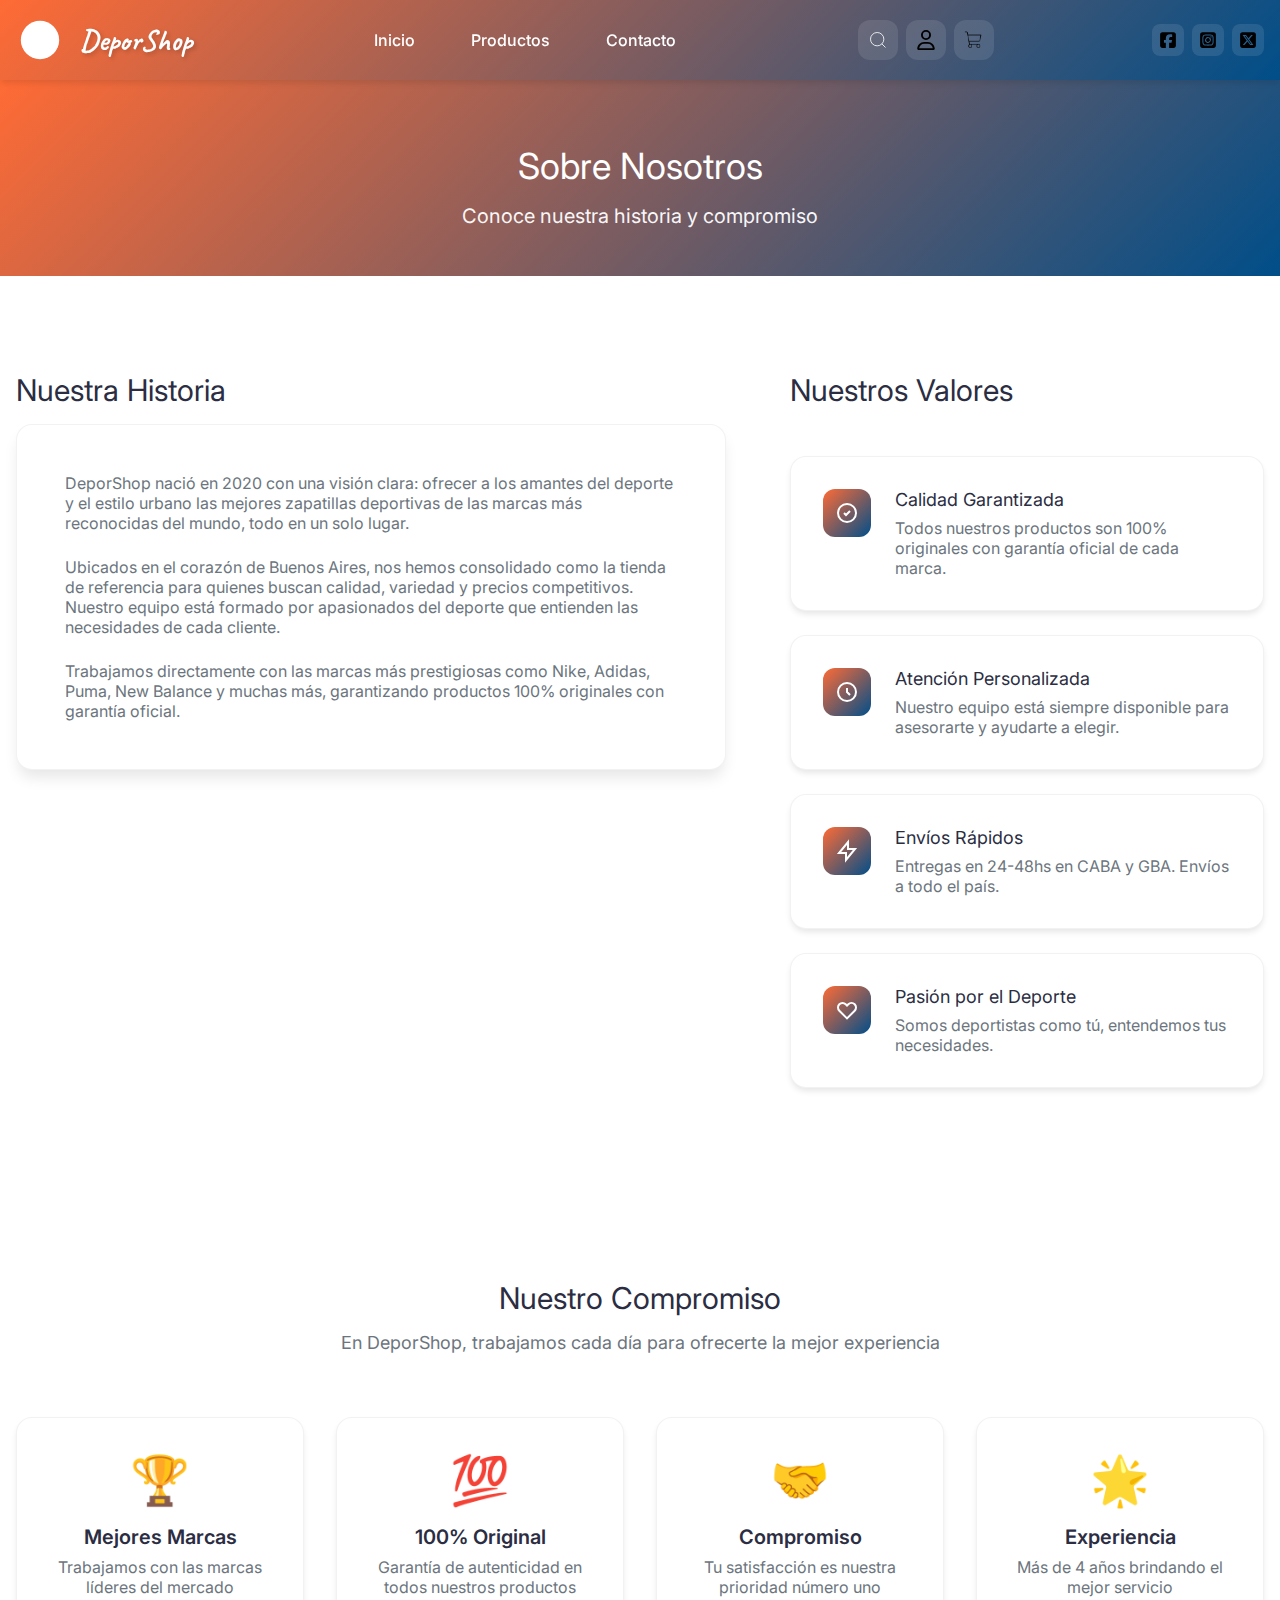
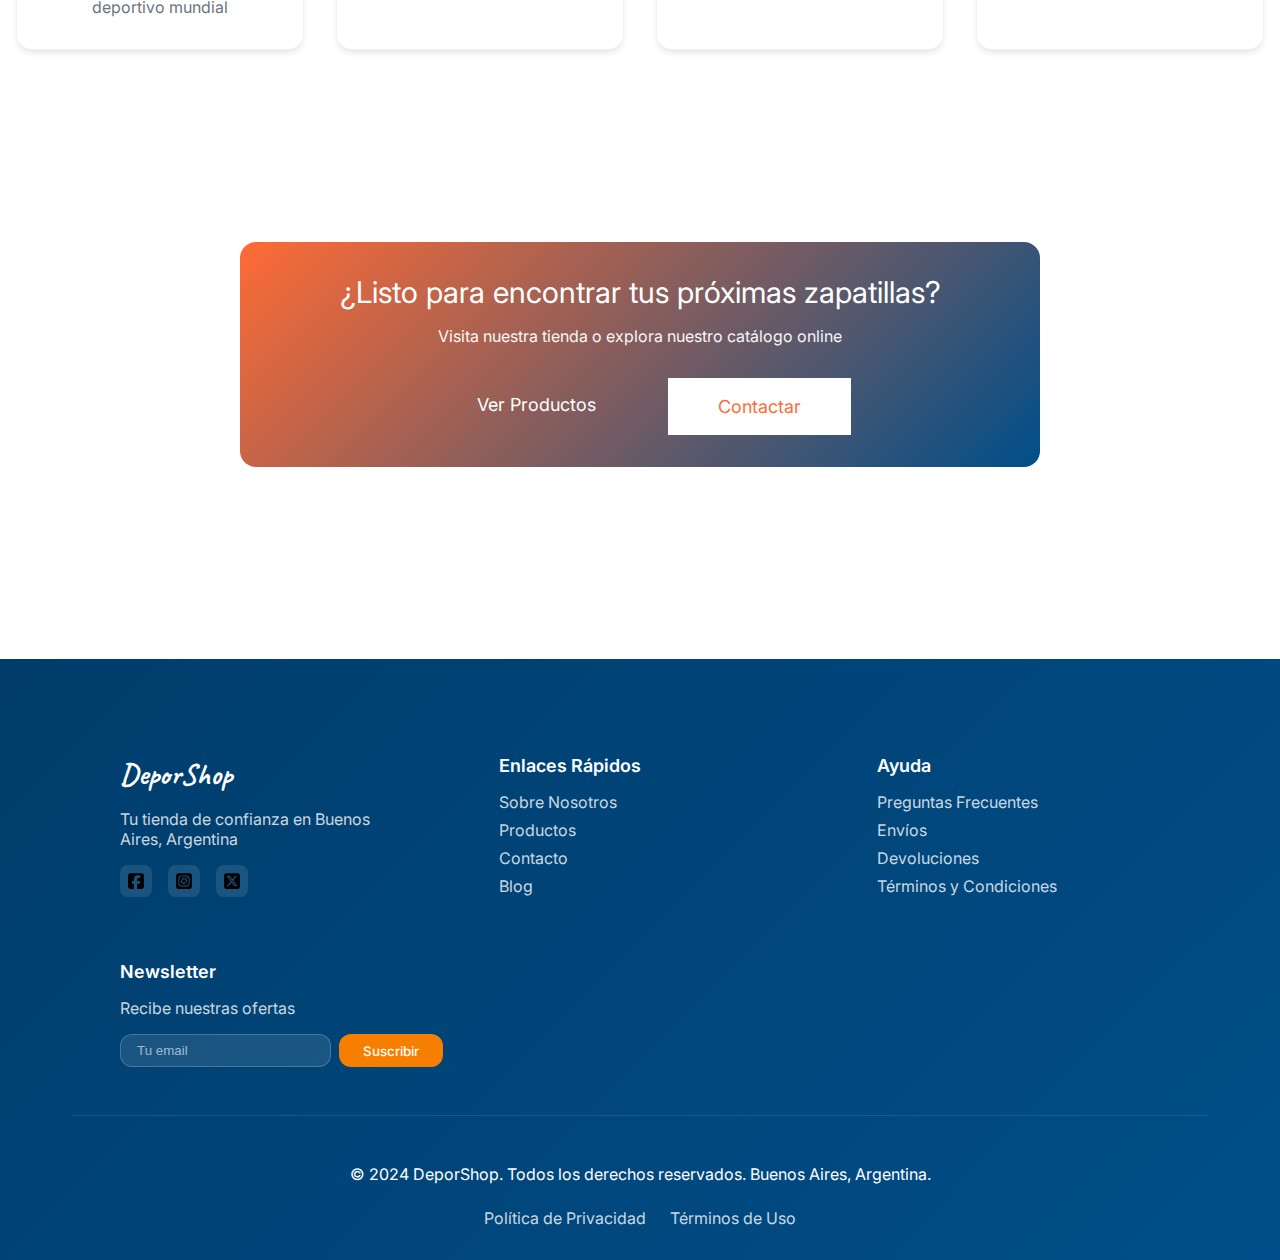
<file: sobrenosotros.html>
<!DOCTYPE html>
<html lang="es">
<head>
    <meta charset="UTF-8">
    <meta name="viewport" content="width=device-width, initial-scale=1.0">
    <meta name="description" content="Conoce la historia de DeporShop, tu tienda de confianza para zapatillas deportivas en Buenos Aires, Argentina.">
    <meta name="keywords" content="DeporShop, sobre nosotros, historia, tienda deportiva, Buenos Aires">
    <meta name="author" content="DeporShop">
    <title>Sobre Nosotros - DeporShop</title>
    <link rel="stylesheet" href="css/style.css">
    <link rel="preconnect" href="https://fonts.googleapis.com">
    <link rel="preconnect" href="https://fonts.gstatic.com" crossorigin>
    <link href="https://fonts.googleapis.com/css2?family=Caveat:wght@400..700&family=Inter:wght@300;400;500;600;700&display=swap" rel="stylesheet">
</head>
<body>
    <header class="header">
        <div class="header__container">
            <div class="header__brand">
                <div class="header__logo">
                    <svg viewBox="0 0 50 50" class="logo-icon">
                        <circle cx="25" cy="25" r="20" fill="currentColor"/>
                        <path d="M15 25 L25 35 L40 20" stroke="white" stroke-width="3" fill="none"/>
                    </svg>
                </div>
                <h1 class="header__nombre">DeporShop</h1>
            </div>
            
            <nav class="header__nav" aria-label="Navegación principal">
                <a href="index.html" class="nav-link">Inicio</a>
                <a href="productos.html" class="nav-link">Productos</a>
                <a href="contacto.html" class="nav-link">Contacto</a>
            </nav>

            <div class="header__actions">
                <a href="productos.html" class="icon-button" aria-label="Buscar productos">
                    <svg viewBox="0 0 24 24" fill="none" stroke="currentColor">
                        <circle cx="11" cy="11" r="8"/>
                        <path d="m21 21-4.35-4.35"/>
                    </svg>
                </a>
                <a href="usuario.html" class="icon-button" aria-label="Usuario">
                    <img src="./img/Usuario.svg" alt="">
                </a>
                <a href="carrito.html" class="icon-button cart-button" aria-label="Carrito de compras">
                    <img src="./img/Carrito.png" alt="">
                    <span class="cart-badge">0</span>
                </a>
            </div>

            <div class="header__social">
                <a href="#" aria-label="Facebook" class="social-link">
                    <img src="./img/Facebook.svg" alt="">
                </a>
                <a href="#" aria-label="Instagram" class="social-link">
                    <img src="./img/Instagram.svg" alt="">
                </a>
                <a href="#" aria-label="Twitter" class="social-link">
                    <img src="./img/X.svg" alt="">
                </a>
            </div>
        </div>
    </header>

    <main class="main">
        <!-- Hero Section -->
        <section class="contact-hero">
            <div class="container">
                <h2 class="contact-hero__title">Sobre Nosotros</h2>
                <p class="contact-hero__subtitle">Conoce nuestra historia y compromiso</p>
            </div>
        </section>

        <!-- Historia Section -->
        <section class="contact-section">
            <div class="container">
                <div class="contact-grid">
                    <div>
                        <h2 class="section-title">Nuestra Historia</h2>
                        <div class="contact-form-wrapper">
                            <p style="margin-bottom: var(--space-lg); line-height: var(--line-height-relaxed); color: var(--color-text-secondary);">
                                DeporShop nació en 2020 con una visión clara: ofrecer a los amantes del deporte y el estilo urbano las mejores zapatillas deportivas de las marcas más reconocidas del mundo, todo en un solo lugar.
                            </p>
                            <p style="margin-bottom: var(--space-lg); line-height: var(--line-height-relaxed); color: var(--color-text-secondary);">
                                Ubicados en el corazón de Buenos Aires, nos hemos consolidado como la tienda de referencia para quienes buscan calidad, variedad y precios competitivos. Nuestro equipo está formado por apasionados del deporte que entienden las necesidades de cada cliente.
                            </p>
                            <p style="margin-bottom: 0; line-height: var(--line-height-relaxed); color: var(--color-text-secondary);">
                                Trabajamos directamente con las marcas más prestigiosas como Nike, Adidas, Puma, New Balance y muchas más, garantizando productos 100% originales con garantía oficial.
                            </p>
                        </div>
                    </div>

                    <div class="contact-info-wrapper">
                        <h3 class="section-title">Nuestros Valores</h3>
                        <div class="contact-info-cards">
                            <div class="contact-info-card">
                                <div class="contact-info-card__icon">
                                    <svg viewBox="0 0 24 24" fill="none">
                                        <path d="M9 12l2 2 4-4m6 2a9 9 0 11-18 0 9 9 0 0118 0z"/>
                                    </svg>
                                </div>
                                <div class="contact-info-card__content">
                                    <h4 class="contact-info-card__title">Calidad Garantizada</h4>
                                    <p class="contact-info-card__text">Todos nuestros productos son 100% originales con garantía oficial de cada marca.</p>
                                </div>
                            </div>

                            <div class="contact-info-card">
                                <div class="contact-info-card__icon">
                                    <svg viewBox="0 0 24 24" fill="none">
                                        <path d="M12 8v4l3 3m6-3a9 9 0 11-18 0 9 9 0 0118 0z"/>
                                    </svg>
                                </div>
                                <div class="contact-info-card__content">
                                    <h4 class="contact-info-card__title">Atención Personalizada</h4>
                                    <p class="contact-info-card__text">Nuestro equipo está siempre disponible para asesorarte y ayudarte a elegir.</p>
                                </div>
                            </div>

                            <div class="contact-info-card">
                                <div class="contact-info-card__icon">
                                    <svg viewBox="0 0 24 24" fill="none">
                                        <path d="M13 10V3L4 14h7v7l9-11h-7z"/>
                                    </svg>
                                </div>
                                <div class="contact-info-card__content">
                                    <h4 class="contact-info-card__title">Envíos Rápidos</h4>
                                    <p class="contact-info-card__text">Entregas en 24-48hs en CABA y GBA. Envíos a todo el país.</p>
                                </div>
                            </div>

                            <div class="contact-info-card">
                                <div class="contact-info-card__icon">
                                    <svg viewBox="0 0 24 24" fill="none">
                                        <path d="M4.318 6.318a4.5 4.5 0 000 6.364L12 20.364l7.682-7.682a4.5 4.5 0 00-6.364-6.364L12 7.636l-1.318-1.318a4.5 4.5 0 00-6.364 0z"/>
                                    </svg>
                                </div>
                                <div class="contact-info-card__content">
                                    <h4 class="contact-info-card__title">Pasión por el Deporte</h4>
                                    <p class="contact-info-card__text">Somos deportistas como tú, entendemos tus necesidades.</p>
                                </div>
                            </div>
                        </div>
                    </div>
                </div>
            </div>
        </section>

        <!-- Equipo Section -->
        <section class="contact-section" style="background: var(--color-bg-secondary); padding: var(--space-4xl) 0;">
            <div class="container">
                <h2 class="section-title text-center">Nuestro Compromiso</h2>
                <p class="section-subtitle text-center">En DeporShop, trabajamos cada día para ofrecerte la mejor experiencia</p>
                
                <div class="benefits__grid" style="margin-top: var(--space-3xl);">
                    <div class="benefit-card">
                        <div class="benefit-card__icon">🏆</div>
                        <h3 class="benefit-card__title">Mejores Marcas</h3>
                        <p class="benefit-card__text">Trabajamos con las marcas líderes del mercado deportivo mundial</p>
                    </div>
                    <div class="benefit-card">
                        <div class="benefit-card__icon">💯</div>
                        <h3 class="benefit-card__title">100% Original</h3>
                        <p class="benefit-card__text">Garantía de autenticidad en todos nuestros productos</p>
                    </div>
                    <div class="benefit-card">
                        <div class="benefit-card__icon">🤝</div>
                        <h3 class="benefit-card__title">Compromiso</h3>
                        <p class="benefit-card__text">Tu satisfacción es nuestra prioridad número uno</p>
                    </div>
                    <div class="benefit-card">
                        <div class="benefit-card__icon">🌟</div>
                        <h3 class="benefit-card__title">Experiencia</h3>
                        <p class="benefit-card__text">Más de 4 años brindando el mejor servicio</p>
                    </div>
                </div>
            </div>
        </section>

        <!-- CTA Section -->
        <section class="contact-section">
            <div class="container">
                <div class="contact-social" style="max-width: 800px; margin: 0 auto; text-align: center;">
                    <h3 class="contact-social__title" style="font-size: var(--font-size-3xl); margin-bottom: var(--space-md);">¿Listo para encontrar tus próximas zapatillas?</h3>
                    <p style="margin-bottom: var(--space-xl); opacity: 0.95;">Visita nuestra tienda o explora nuestro catálogo online</p>
                    <div style="display: flex; gap: var(--space-lg); justify-content: center; flex-wrap: wrap;">
                        <a href="productos.html" class="btn btn--primary btn--large">Ver Productos</a>
                        <a href="contacto.html" class="btn btn--secondary btn--large" style="background: white; color: var(--color-primary); border: 2px solid white;">Contactar</a>
                    </div>
                </div>
            </div>
        </section>
    </main>

    <footer class="footer">
        <div class="footer__container">
            <div class="footer__content">
                <div class="footer__section">
                    <h3 class="footer__title">DeporShop</h3>
                    <p class="footer__text">Tu tienda de confianza en Buenos Aires, Argentina</p>
                    <div class="footer__social">
                        <a href="#" aria-label="Facebook" class="social-link">
                            <img src="./img/Facebook.svg" alt="">
                        </a>
                        <a href="#" aria-label="Instagram" class="social-link">
                            <img src="./img/Instagram.svg" alt="">
                        </a>
                        <a href="#" aria-label="Twitter" class="social-link">
                            <img src="./img/X.svg" alt="">
                        </a>
                    </div>
                </div>
                
                <div class="footer__section">
                    <h4 class="footer__subtitle">Enlaces Rápidos</h4>
                    <nav class="footer__links">
                        <a href="sobrenosotros.html">Sobre Nosotros</a>
                        <a href="productos.html">Productos</a>
                        <a href="contacto.html">Contacto</a>
                        <a href="blog.html">Blog</a>
                    </nav>
                </div>

                <div class="footer__section">
                    <h4 class="footer__subtitle">Ayuda</h4>
                    <nav class="footer__links">
                        <a href="#">Preguntas Frecuentes</a>
                        <a href="#">Envíos</a>
                        <a href="#">Devoluciones</a>
                        <a href="#">Términos y Condiciones</a>
                    </nav>
                </div>

                <div class="footer__section">
                    <h4 class="footer__subtitle">Newsletter</h4>
                    <p class="footer__text">Recibe nuestras ofertas</p>
                    <form class="newsletter-form">
                        <input type="email" placeholder="Tu email" required>
                        <button type="submit">Suscribir</button>
                    </form>
                </div>
            </div>
            
            <div class="footer__bottom">
                <p>&copy; 2024 DeporShop. Todos los derechos reservados. Buenos Aires, Argentina.</p>
                <nav class="footer__legal">
                    <a href="#">Política de Privacidad</a>
                    <a href="#">Términos de Uso</a>
                </nav>
            </div>
        </div>
    </footer>

    <script src="js/cart.js"></script>
</body>
</html>
</file>
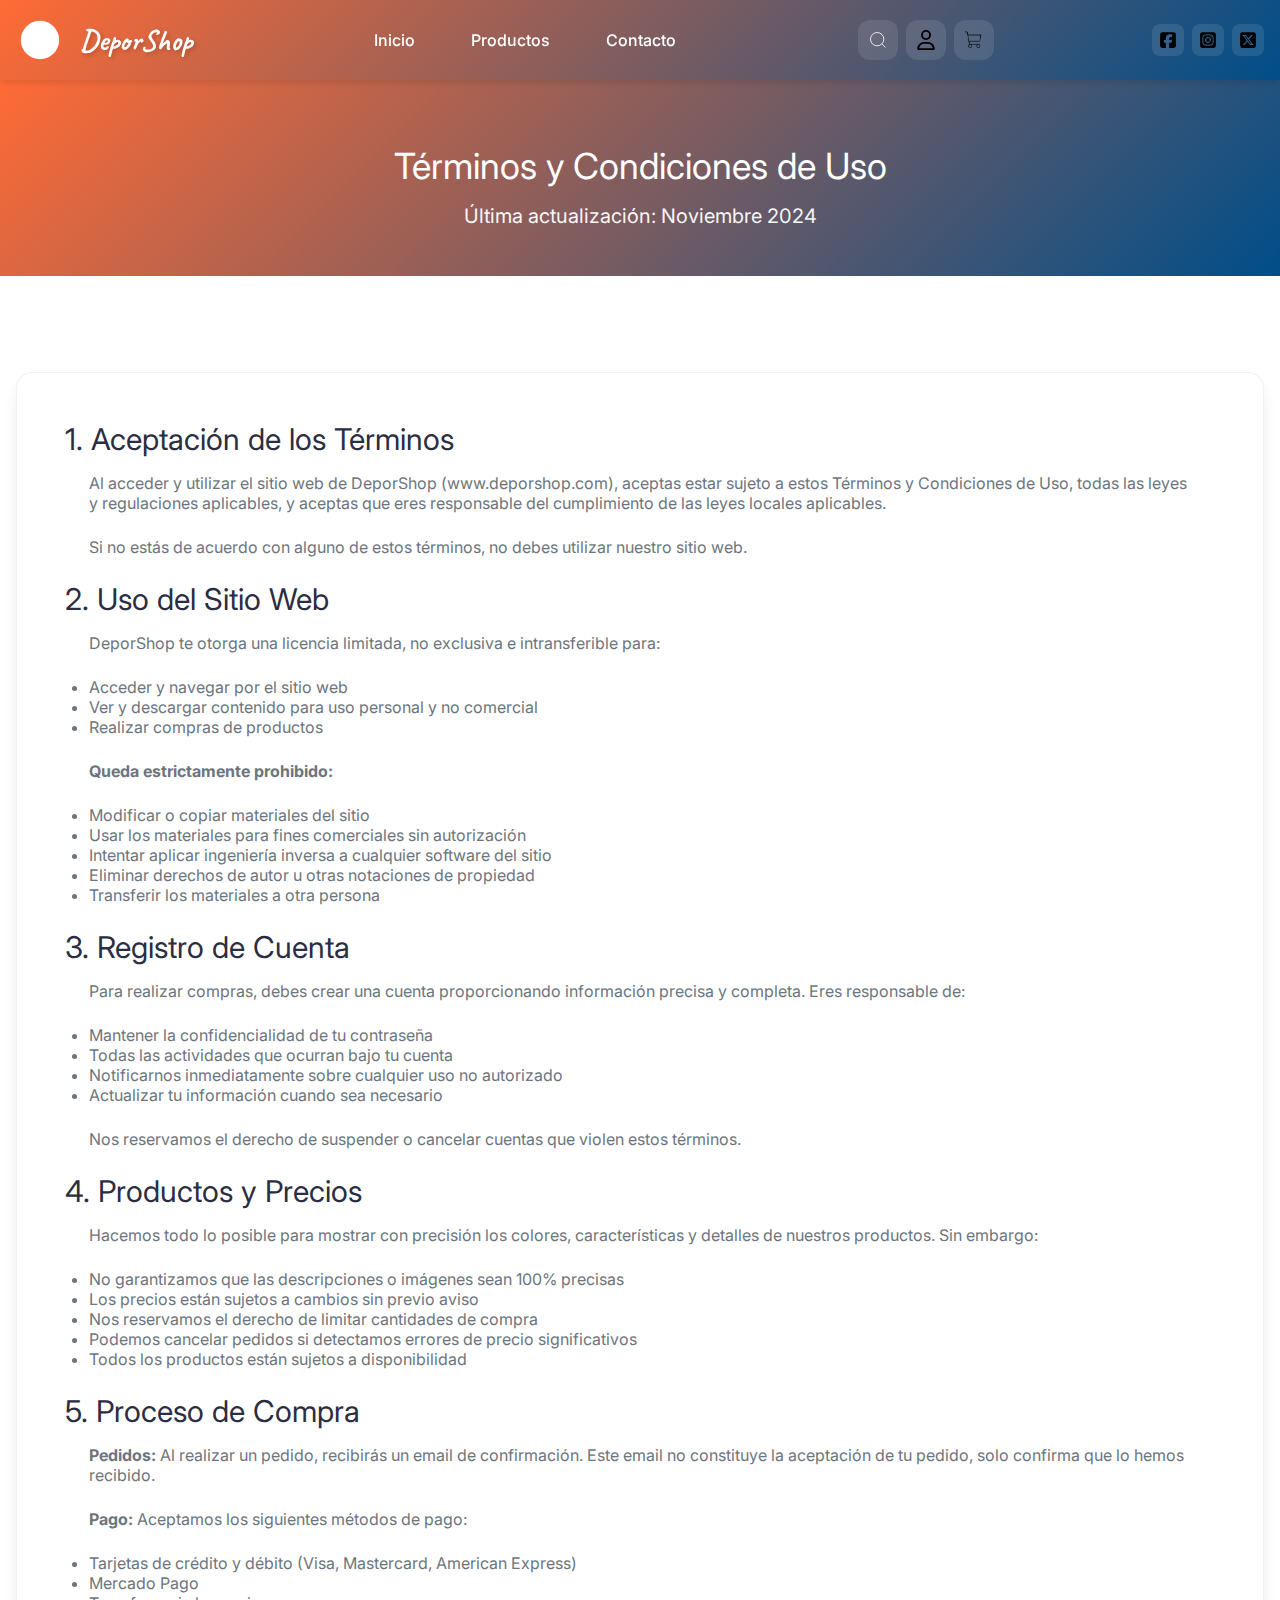
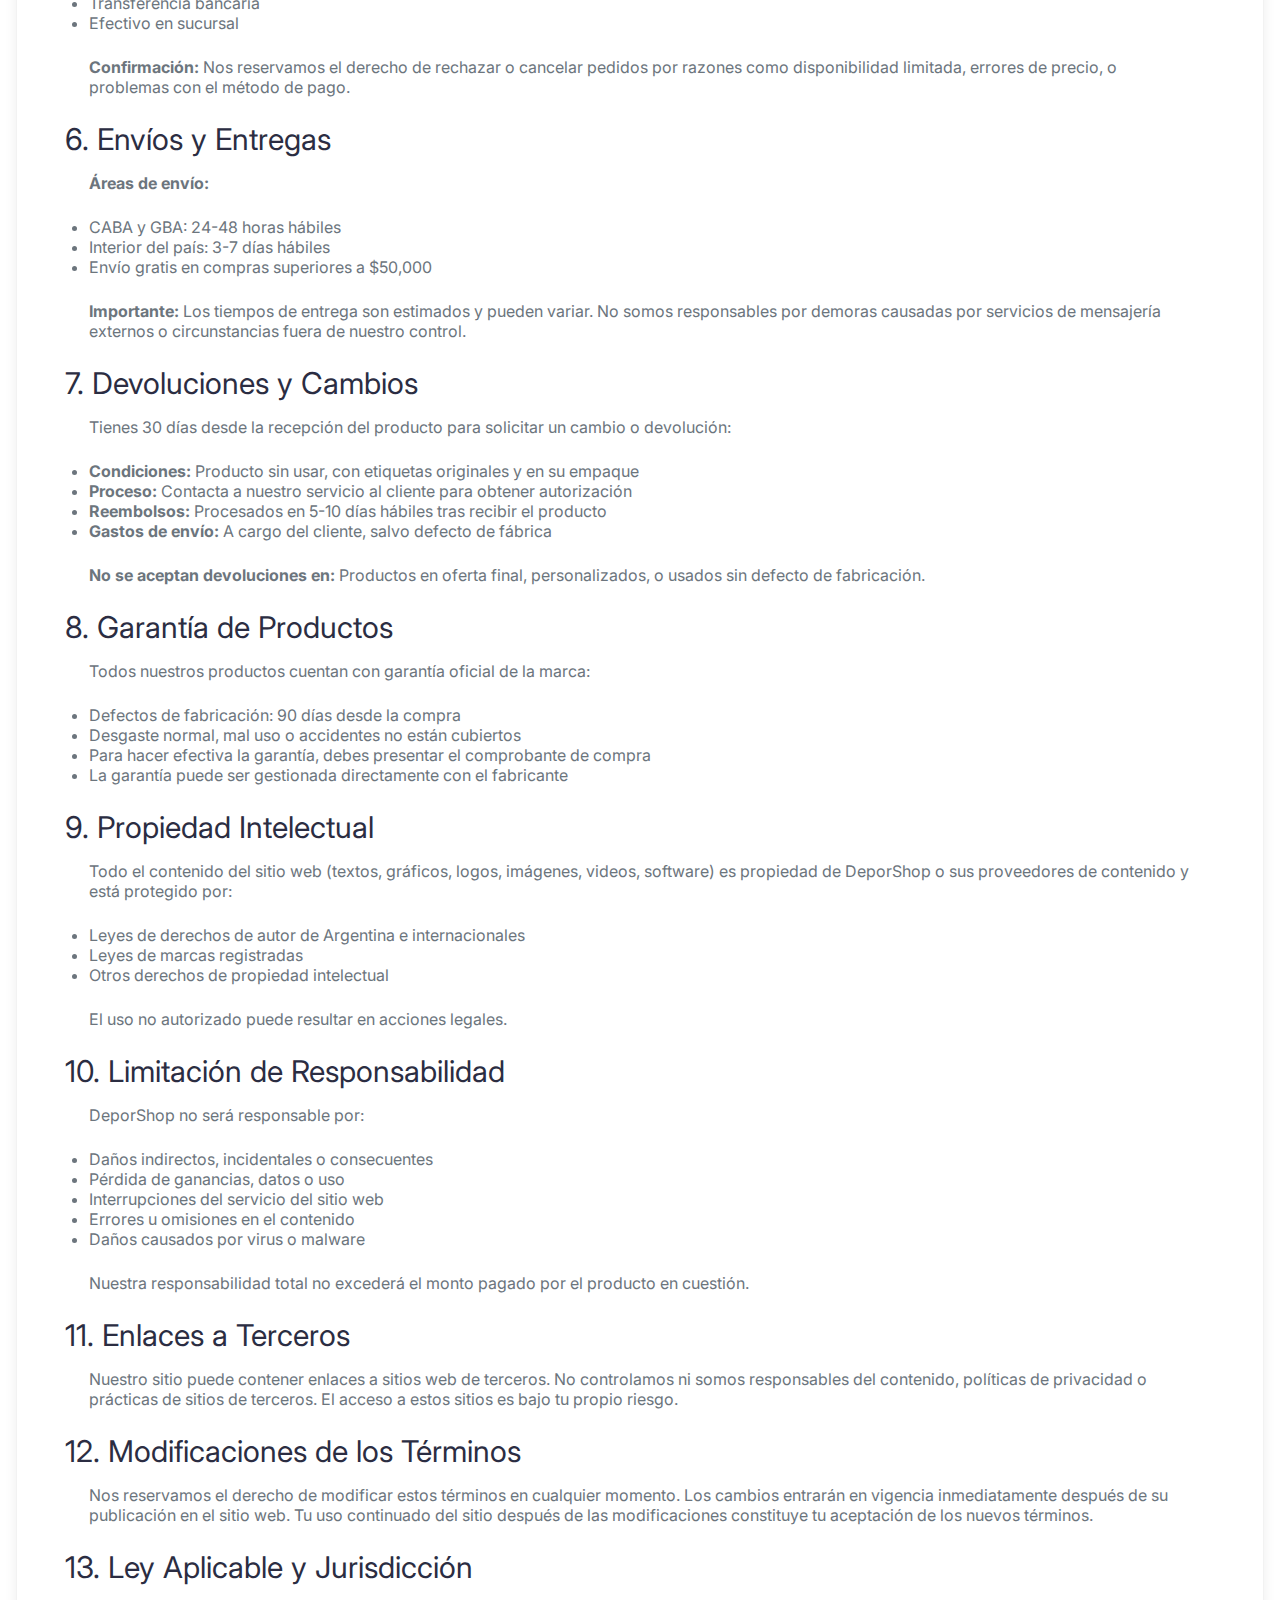
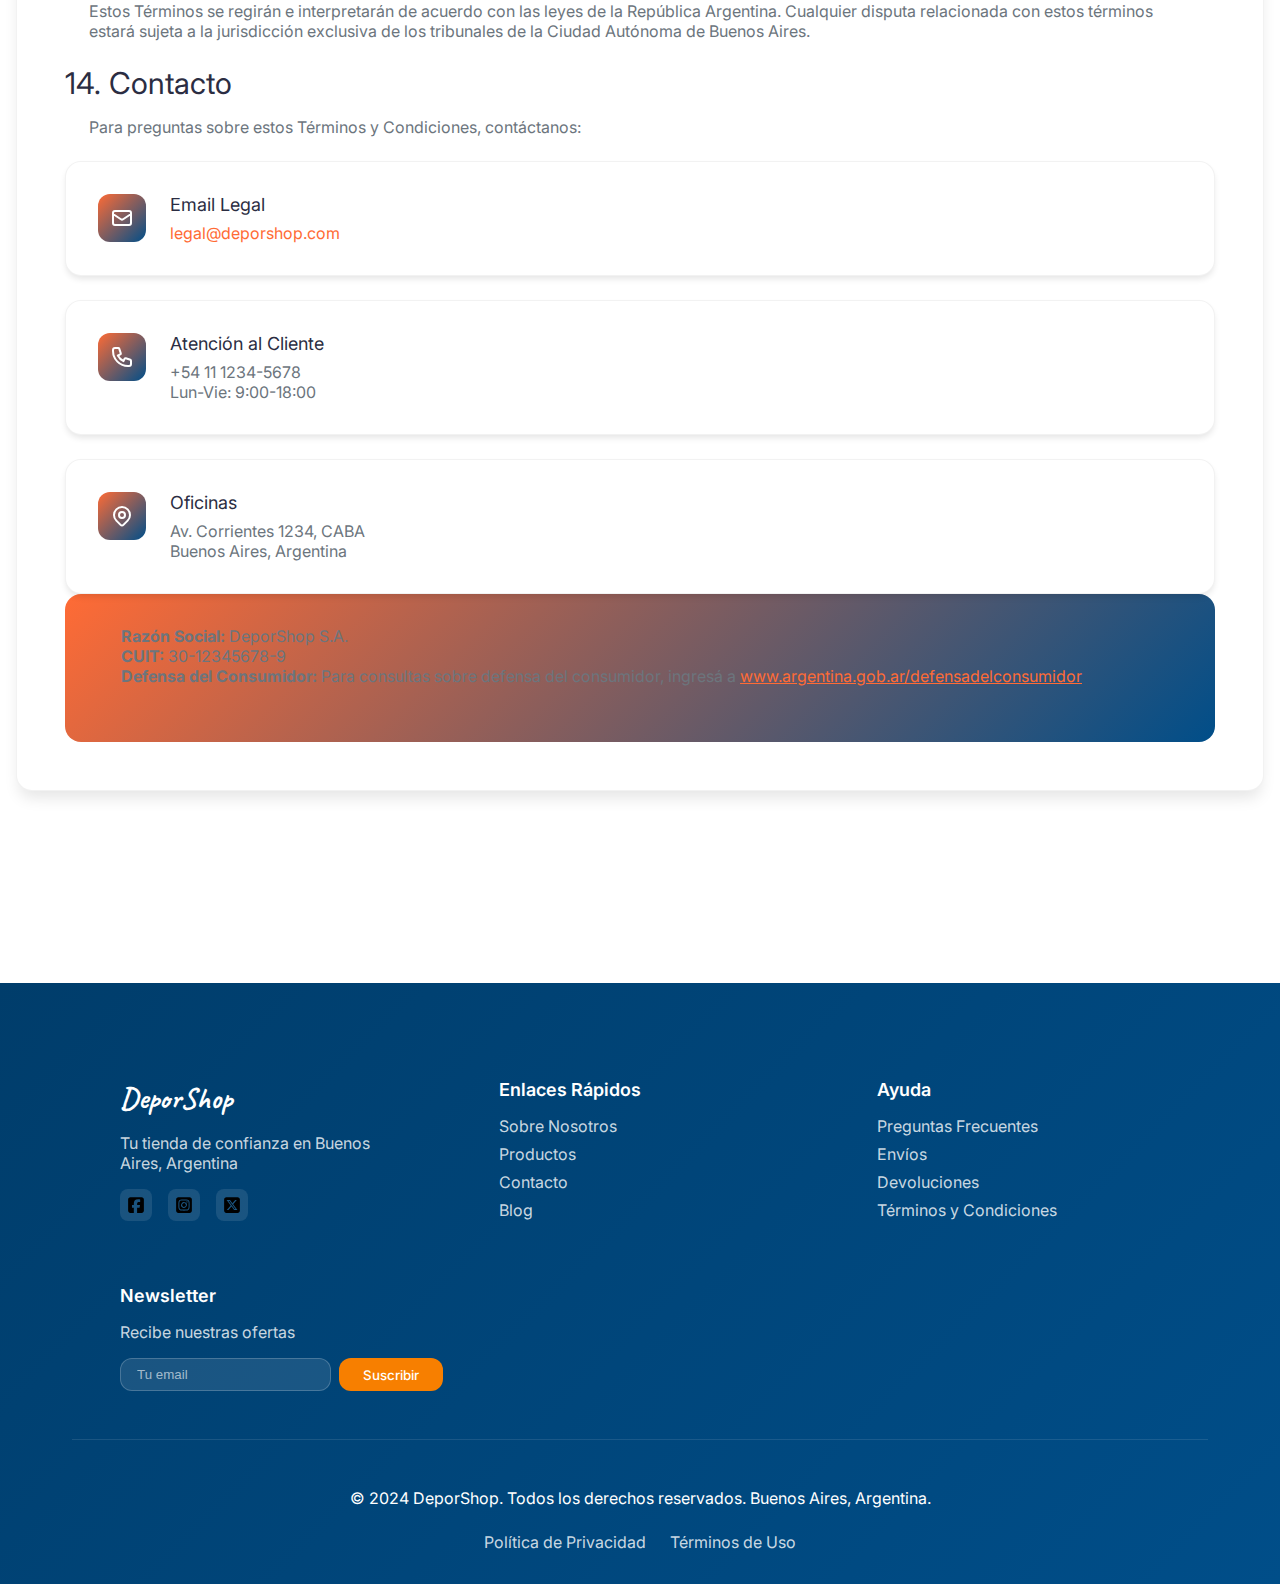
<file: terminosdeuso.html>
<!DOCTYPE html>
<html lang="es">
<head>
    <meta charset="UTF-8">
    <meta name="viewport" content="width=device-width, initial-scale=1.0">
    <meta name="description" content="Términos y Condiciones de Uso de DeporShop - Lee nuestros términos de servicio.">
    <meta name="keywords" content="términos, condiciones, uso, DeporShop, legal">
    <meta name="author" content="DeporShop">
    <title>Términos de Uso - DeporShop</title>
    <link rel="stylesheet" href="css/style.css">
    <link rel="preconnect" href="https://fonts.googleapis.com">
    <link rel="preconnect" href="https://fonts.gstatic.com" crossorigin>
    <link href="https://fonts.googleapis.com/css2?family=Caveat:wght@400..700&family=Inter:wght@300;400;500;600;700&display=swap" rel="stylesheet">
</head>
<body>
    <header class="header">
        <div class="header__container">
            <div class="header__brand">
                <div class="header__logo">
                    <svg viewBox="0 0 50 50" class="logo-icon">
                        <circle cx="25" cy="25" r="20" fill="currentColor"/>
                        <path d="M15 25 L25 35 L40 20" stroke="white" stroke-width="3" fill="none"/>
                    </svg>
                </div>
                <h1 class="header__nombre">DeporShop</h1>
            </div>
            
            <nav class="header__nav" aria-label="Navegación principal">
                <a href="index.html" class="nav-link">Inicio</a>
                <a href="productos.html" class="nav-link">Productos</a>
                <a href="contacto.html" class="nav-link">Contacto</a>
            </nav>

            <div class="header__actions">
                <a href="productos.html" class="icon-button" aria-label="Buscar productos">
                    <svg viewBox="0 0 24 24" fill="none" stroke="currentColor">
                        <circle cx="11" cy="11" r="8"/>
                        <path d="m21 21-4.35-4.35"/>
                    </svg>
                </a>
                <a href="usuario.html" class="icon-button" aria-label="Usuario">
                    <img src="./img/Usuario.svg" alt="">
                </a>
                <a href="carrito.html" class="icon-button cart-button" aria-label="Carrito de compras">
                    <img src="./img/Carrito.png" alt="">
                    <span class="cart-badge">0</span>
                </a>
            </div>

            <div class="header__social">
                <a href="#" aria-label="Facebook" class="social-link">
                    <img src="./img/Facebook.svg" alt="">
                </a>
                <a href="#" aria-label="Instagram" class="social-link">
                    <img src="./img/Instagram.svg" alt="">
                </a>
                <a href="#" aria-label="Twitter" class="social-link">
                    <img src="./img/X.svg" alt="">
                </a>
            </div>
        </div>
    </header>

    <main class="main">
        <!-- Hero Section -->
        <section class="contact-hero">
            <div class="container">
                <h2 class="contact-hero__title">Términos y Condiciones de Uso</h2>
                <p class="contact-hero__subtitle">Última actualización: Noviembre 2024</p>
            </div>
        </section>

        <!-- Content Section -->
        <section class="contact-section">
            <div class="container">
                <div class="contact-form-wrapper">
                    <h2 class="section-title">1. Aceptación de los Términos</h2>
                    <p class="faq-answer">
                        Al acceder y utilizar el sitio web de DeporShop (www.deporshop.com), aceptas estar sujeto a 
                        estos Términos y Condiciones de Uso, todas las leyes y regulaciones aplicables, y aceptas que 
                        eres responsable del cumplimiento de las leyes locales aplicables.
                    </p>
                    <p class="faq-answer">
                        Si no estás de acuerdo con alguno de estos términos, no debes utilizar nuestro sitio web.
                    </p>

                    <h2 class="section-title">2. Uso del Sitio Web</h2>
                    <p class="faq-answer">
                        DeporShop te otorga una licencia limitada, no exclusiva e intransferible para:
                    </p>
                    <ul class="faq-answer">
                        <li>Acceder y navegar por el sitio web</li>
                        <li>Ver y descargar contenido para uso personal y no comercial</li>
                        <li>Realizar compras de productos</li>
                    </ul>
                    <p class="faq-answer">
                        <strong>Queda estrictamente prohibido:</strong>
                    </p>
                    <ul class="faq-answer">
                        <li>Modificar o copiar materiales del sitio</li>
                        <li>Usar los materiales para fines comerciales sin autorización</li>
                        <li>Intentar aplicar ingeniería inversa a cualquier software del sitio</li>
                        <li>Eliminar derechos de autor u otras notaciones de propiedad</li>
                        <li>Transferir los materiales a otra persona</li>
                    </ul>

                    <h2 class="section-title">3. Registro de Cuenta</h2>
                    <p class="faq-answer">
                        Para realizar compras, debes crear una cuenta proporcionando información precisa y completa. 
                        Eres responsable de:
                    </p>
                    <ul class="faq-answer">
                        <li>Mantener la confidencialidad de tu contraseña</li>
                        <li>Todas las actividades que ocurran bajo tu cuenta</li>
                        <li>Notificarnos inmediatamente sobre cualquier uso no autorizado</li>
                        <li>Actualizar tu información cuando sea necesario</li>
                    </ul>
                    <p class="faq-answer">
                        Nos reservamos el derecho de suspender o cancelar cuentas que violen estos términos.
                    </p>

                    <h2 class="section-title">4. Productos y Precios</h2>
                    <p class="faq-answer">
                        Hacemos todo lo posible para mostrar con precisión los colores, características y detalles 
                        de nuestros productos. Sin embargo:
                    </p>
                    <ul class="faq-answer">
                        <li>No garantizamos que las descripciones o imágenes sean 100% precisas</li>
                        <li>Los precios están sujetos a cambios sin previo aviso</li>
                        <li>Nos reservamos el derecho de limitar cantidades de compra</li>
                        <li>Podemos cancelar pedidos si detectamos errores de precio significativos</li>
                        <li>Todos los productos están sujetos a disponibilidad</li>
                    </ul>

                    <h2 class="section-title">5. Proceso de Compra</h2>
                    <p class="faq-answer">
                        <strong>Pedidos:</strong> Al realizar un pedido, recibirás un email de confirmación. 
                        Este email no constituye la aceptación de tu pedido, solo confirma que lo hemos recibido.
                    </p>
                    <p class="faq-answer">
                        <strong>Pago:</strong> Aceptamos los siguientes métodos de pago:
                    </p>
                    <ul class="faq-answer">
                        <li>Tarjetas de crédito y débito (Visa, Mastercard, American Express)</li>
                        <li>Mercado Pago</li>
                        <li>Transferencia bancaria</li>
                        <li>Efectivo en sucursal</li>
                    </ul>
                    <p class="faq-answer">
                        <strong>Confirmación:</strong> Nos reservamos el derecho de rechazar o cancelar pedidos por 
                        razones como disponibilidad limitada, errores de precio, o problemas con el método de pago.
                    </p>

                    <h2 class="section-title">6. Envíos y Entregas</h2>
                    <p class="faq-answer">
                        <strong>Áreas de envío:</strong>
                    </p>
                    <ul class="faq-answer">
                        <li>CABA y GBA: 24-48 horas hábiles</li>
                        <li>Interior del país: 3-7 días hábiles</li>
                        <li>Envío gratis en compras superiores a $50,000</li>
                    </ul>
                    <p class="faq-answer">
                        <strong>Importante:</strong> Los tiempos de entrega son estimados y pueden variar. 
                        No somos responsables por demoras causadas por servicios de mensajería externos o 
                        circunstancias fuera de nuestro control.
                    </p>

                    <h2 class="section-title">7. Devoluciones y Cambios</h2>
                    <p class="faq-answer">
                        Tienes 30 días desde la recepción del producto para solicitar un cambio o devolución:
                    </p>
                    <ul class="faq-answer">
                        <li><strong>Condiciones:</strong> Producto sin usar, con etiquetas originales y en su empaque</li>
                        <li><strong>Proceso:</strong> Contacta a nuestro servicio al cliente para obtener autorización</li>
                        <li><strong>Reembolsos:</strong> Procesados en 5-10 días hábiles tras recibir el producto</li>
                        <li><strong>Gastos de envío:</strong> A cargo del cliente, salvo defecto de fábrica</li>
                    </ul>
                    <p class="faq-answer">
                        <strong>No se aceptan devoluciones en:</strong> Productos en oferta final, personalizados, 
                        o usados sin defecto de fabricación.
                    </p>

                    <h2 class="section-title">8. Garantía de Productos</h2>
                    <p class="faq-answer">
                        Todos nuestros productos cuentan con garantía oficial de la marca:
                    </p>
                    <ul class="faq-answer">
                        <li>Defectos de fabricación: 90 días desde la compra</li>
                        <li>Desgaste normal, mal uso o accidentes no están cubiertos</li>
                        <li>Para hacer efectiva la garantía, debes presentar el comprobante de compra</li>
                        <li>La garantía puede ser gestionada directamente con el fabricante</li>
                    </ul>

                    <h2 class="section-title">9. Propiedad Intelectual</h2>
                    <p class="faq-answer">
                        Todo el contenido del sitio web (textos, gráficos, logos, imágenes, videos, software) 
                        es propiedad de DeporShop o sus proveedores de contenido y está protegido por:
                    </p>
                    <ul class="faq-answer">
                        <li>Leyes de derechos de autor de Argentina e internacionales</li>
                        <li>Leyes de marcas registradas</li>
                        <li>Otros derechos de propiedad intelectual</li>
                    </ul>
                    <p class="faq-answer">
                        El uso no autorizado puede resultar en acciones legales.
                    </p>

                    <h2 class="section-title">10. Limitación de Responsabilidad</h2>
                    <p class="faq-answer">
                        DeporShop no será responsable por:
                    </p>
                    <ul class="faq-answer">
                        <li>Daños indirectos, incidentales o consecuentes</li>
                        <li>Pérdida de ganancias, datos o uso</li>
                        <li>Interrupciones del servicio del sitio web</li>
                        <li>Errores u omisiones en el contenido</li>
                        <li>Daños causados por virus o malware</li>
                    </ul>
                    <p class="faq-answer">
                        Nuestra responsabilidad total no excederá el monto pagado por el producto en cuestión.
                    </p>

                    <h2 class="section-title">11. Enlaces a Terceros</h2>
                    <p class="faq-answer">
                        Nuestro sitio puede contener enlaces a sitios web de terceros. No controlamos ni 
                        somos responsables del contenido, políticas de privacidad o prácticas de sitios de terceros. 
                        El acceso a estos sitios es bajo tu propio riesgo.
                    </p>

                    <h2 class="section-title">12. Modificaciones de los Términos</h2>
                    <p class="faq-answer">
                        Nos reservamos el derecho de modificar estos términos en cualquier momento. Los cambios 
                        entrarán en vigencia inmediatamente después de su publicación en el sitio web. 
                        Tu uso continuado del sitio después de las modificaciones constituye tu aceptación 
                        de los nuevos términos.
                    </p>

                    <h2 class="section-title">13. Ley Aplicable y Jurisdicción</h2>
                    <p class="faq-answer">
                        Estos Términos se regirán e interpretarán de acuerdo con las leyes de la República Argentina. 
                        Cualquier disputa relacionada con estos términos estará sujeta a la jurisdicción exclusiva 
                        de los tribunales de la Ciudad Autónoma de Buenos Aires.
                    </p>

                    <h2 class="section-title">14. Contacto</h2>
                    <p class="faq-answer">
                        Para preguntas sobre estos Términos y Condiciones, contáctanos:
                    </p>
                    <div class="contact-info-cards">
                        <div class="contact-info-card">
                            <div class="contact-info-card__icon">
                                <svg viewBox="0 0 24 24" fill="none">
                                    <path d="M3 8l7.89 5.26a2 2 0 002.22 0L21 8M5 19h14a2 2 0 002-2V7a2 2 0 00-2-2H5a2 2 0 00-2 2v10a2 2 0 002 2z"/>
                                </svg>
                            </div>
                            <div class="contact-info-card__content">
                                <h4 class="contact-info-card__title">Email Legal</h4>
                                <p class="contact-info-card__text">
                                    <a href="mailto:legal@deporshop.com">legal@deporshop.com</a>
                                </p>
                            </div>
                        </div>
                        <div class="contact-info-card">
                            <div class="contact-info-card__icon">
                                <svg viewBox="0 0 24 24" fill="none">
                                    <path d="M3 5a2 2 0 012-2h3.28a1 1 0 01.948.684l1.498 4.493a1 1 0 01-.502 1.21l-2.257 1.13a11.042 11.042 0 005.516 5.516l1.13-2.257a1 1 0 011.21-.502l4.493 1.498a1 1 0 01.684.949V19a2 2 0 01-2 2h-1C9.716 21 3 14.284 3 6V5z"/>
                                </svg>
                            </div>
                            <div class="contact-info-card__content">
                                <h4 class="contact-info-card__title">Atención al Cliente</h4>
                                <p class="contact-info-card__text">
                                    +54 11 1234-5678<br>
                                    Lun-Vie: 9:00-18:00
                                </p>
                            </div>
                        </div>
                        <div class="contact-info-card">
                            <div class="contact-info-card__icon">
                                <svg viewBox="0 0 24 24" fill="none">
                                    <path d="M17.657 16.657L13.414 20.9a1.998 1.998 0 01-2.827 0l-4.244-4.243a8 8 0 1111.314 0z"/>
                                    <path d="M15 11a3 3 0 11-6 0 3 3 0 016 0z"/>
                                </svg>
                            </div>
                            <div class="contact-info-card__content">
                                <h4 class="contact-info-card__title">Oficinas</h4>
                                <p class="contact-info-card__text">
                                    Av. Corrientes 1234, CABA<br>
                                    Buenos Aires, Argentina
                                </p>
                            </div>
                        </div>
                    </div>

                    <div class="contact-social">
                        <p class="faq-answer">
                            <strong>Razón Social:</strong> DeporShop S.A.<br>
                            <strong>CUIT:</strong> 30-12345678-9<br>
                            <strong>Defensa del Consumidor:</strong> Para consultas sobre defensa del consumidor, 
                            ingresá a <a href="https://www.argentina.gob.ar/produccion/defensadelconsumidor" 
                            class="form-link" target="_blank">www.argentina.gob.ar/defensadelconsumidor</a>
                        </p>
                    </div>
                </div>
            </div>
        </section>
    </main>

    <footer class="footer">
        <div class="footer__container">
            <div class="footer__content">
                <div class="footer__section">
                    <h3 class="footer__title">DeporShop</h3>
                    <p class="footer__text">Tu tienda de confianza en Buenos Aires, Argentina</p>
                    <div class="footer__social">
                        <a href="#" aria-label="Facebook" class="social-link">
                            <img src="./img/Facebook.svg" alt="">
                        </a>
                        <a href="#" aria-label="Instagram" class="social-link">
                            <img src="./img/Instagram.svg" alt="">
                        </a>
                        <a href="#" aria-label="Twitter" class="social-link">
                            <img src="./img/X.svg" alt="">
                        </a>
                    </div>
                </div>
                
                <div class="footer__section">
                    <h4 class="footer__subtitle">Enlaces Rápidos</h4>
                    <nav class="footer__links">
                        <a href="sobrenosotros.html">Sobre Nosotros</a>
                        <a href="productos.html">Productos</a>
                        <a href="contacto.html">Contacto</a>
                        <a href="blog.html">Blog</a>
                    </nav>
                </div>

                <div class="footer__section">
                    <h4 class="footer__subtitle">Ayuda</h4>
                    <nav class="footer__links">
                        <a href="#">Preguntas Frecuentes</a>
                        <a href="#">Envíos</a>
                        <a href="#">Devoluciones</a>
                        <a href="terminosdeuso.html">Términos y Condiciones</a>
                    </nav>
                </div>

                <div class="footer__section">
                    <h4 class="footer__subtitle">Newsletter</h4>
                    <p class="footer__text">Recibe nuestras ofertas</p>
                    <form class="newsletter-form">
                        <input type="email" placeholder="Tu email" required>
                        <button type="submit">Suscribir</button>
                    </form>
                </div>
            </div>
            
            <div class="footer__bottom">
                <p>&copy; 2024 DeporShop. Todos los derechos reservados. Buenos Aires, Argentina.</p>
                <nav class="footer__legal">
                    <a href="politicadeprivacidad.html">Política de Privacidad</a>
                    <a href="terminosdeuso.html">Términos de Uso</a>
                </nav>
            </div>
        </div>
    </footer>

    <script src="js/cart.js"></script>
</body>
</html>
</file>
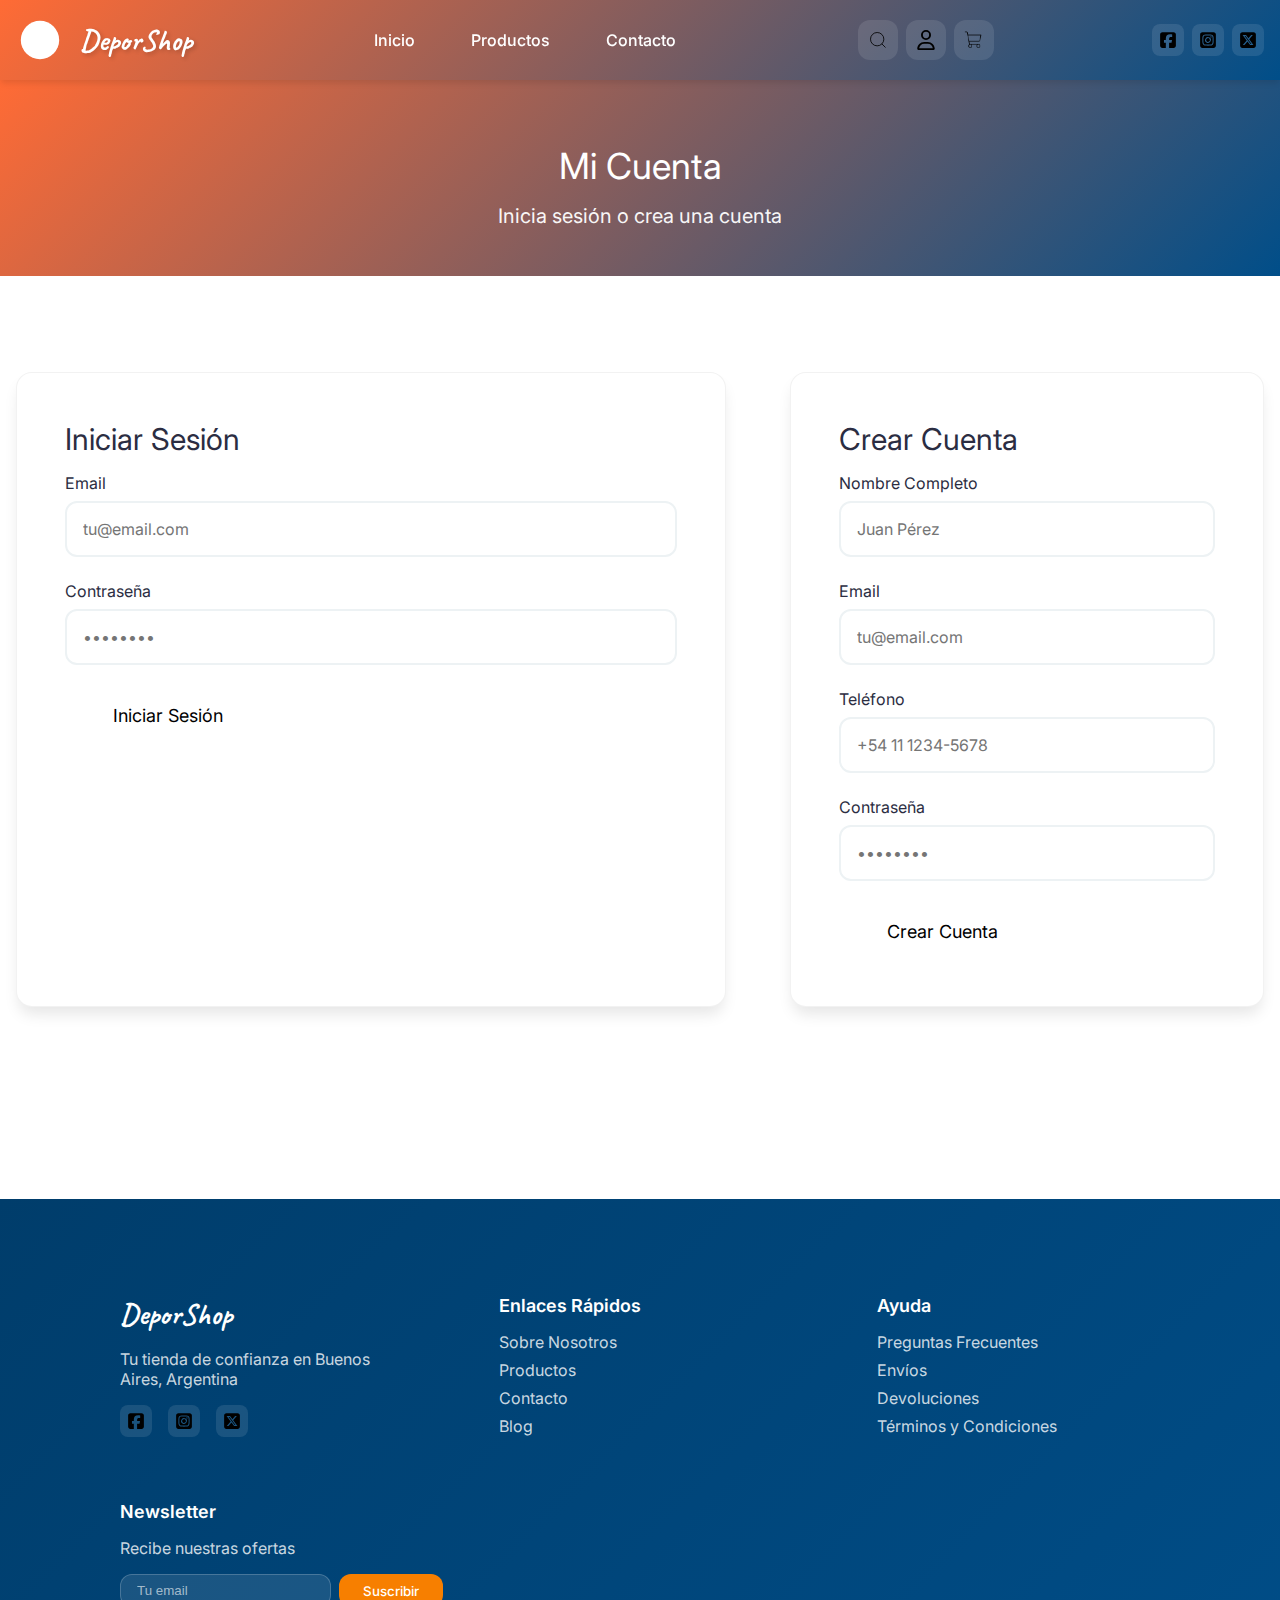
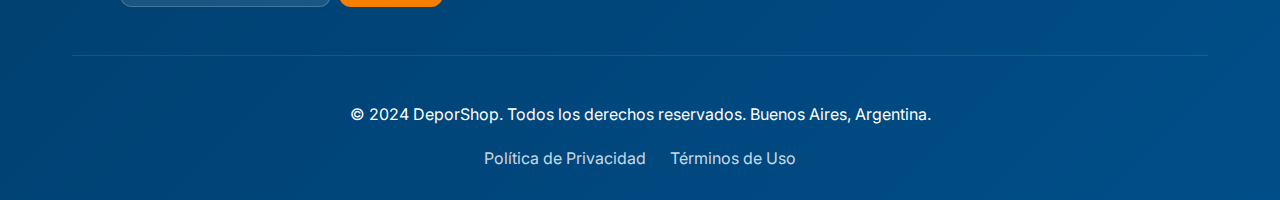
<file: usuario.html>
<!DOCTYPE html>
<html lang="es">
<head>
    <meta charset="UTF-8">
    <meta name="viewport" content="width=device-width, initial-scale=1.0">
    <meta name="description" content="Mi Cuenta - DeporShop">
    <title>Mi Cuenta - DeporShop</title>
    <link rel="stylesheet" href="css/style.css">
    <link rel="preconnect" href="https://fonts.googleapis.com">
    <link rel="preconnect" href="https://fonts.gstatic.com" crossorigin>
    <link href="https://fonts.googleapis.com/css2?family=Caveat:wght@400..700&family=Inter:wght@300;400;500;600;700&display=swap" rel="stylesheet">
</head>
<body>
    <header class="header">
        <div class="header__container">
            <div class="header__brand">
                <div class="header__logo">
                    <svg viewBox="0 0 50 50" class="logo-icon">
                        <circle cx="25" cy="25" r="20" fill="currentColor"/>
                        <path d="M15 25 L25 35 L40 20" stroke="white" stroke-width="3" fill="none"/>
                    </svg>
                </div>
                <h1 class="header__nombre">DeporShop</h1>
            </div>
            
            <nav class="header__nav" aria-label="Navegación principal">
                <a href="index.html" class="nav-link">Inicio</a>
                <a href="productos.html" class="nav-link">Productos</a>
                <a href="contacto.html" class="nav-link">Contacto</a>
            </nav>

            <div class="header__actions">
                <button class="icon-button" aria-label="Buscar">
                    <svg viewBox="0 0 24 24" fill="none" stroke="currentColor">
                        <circle cx="11" cy="11" r="8"/>
                        <path d="m21 21-4.35-4.35"/>
                    </svg>
                </button>
                <a href="usuario.html" class="icon-button active" aria-label="Usuario">
                    <img src="./img/Usuario.svg" alt="">
                </a>
                <a href="carrito.html" class="icon-button cart-button" aria-label="Carrito de compras">
                    <img src="./img/Carrito.png" alt="">
                    <span class="cart-badge">0</span>
                </a>
            </div>

            <div class="header__social">
                <a href="#" aria-label="Facebook" class="social-link">
                    <img src="./img/Facebook.svg" alt="">
                </a>
                <a href="#" aria-label="Instagram" class="social-link">
                    <img src="./img/Instagram.svg" alt="">
                </a>
                <a href="#" aria-label="Twitter" class="social-link">
                    <img src="./img/X.svg" alt="">
                </a>
            </div>
        </div>
    </header>

    <main class="main">
        <section class="contact-hero">
            <div class="container">
                <h2 class="contact-hero__title">Mi Cuenta</h2>
                <p class="contact-hero__subtitle" id="user-subtitle">Gestiona tu información personal</p>
            </div>
        </section>

        <section class="contact-section">
            <div class="container">
                <!-- Vista de Login/Registro -->
                <div id="auth-view">
                    <div class="contact-grid">
                        <!-- Login -->
                        <div class="contact-form-wrapper">
                            <h3 class="section-title">Iniciar Sesión</h3>
                            <form id="login-form" class="contact-form">
                                <div class="form-group">
                                    <label for="login-email" class="form-label">Email</label>
                                    <input type="email" id="login-email" class="form-input" required placeholder="tu@email.com">
                                </div>
                                <div class="form-group">
                                    <label for="login-password" class="form-label">Contraseña</label>
                                    <input type="password" id="login-password" class="form-input" required placeholder="••••••••">
                                </div>
                                <button type="submit" class="btn btn--primary btn--large">Iniciar Sesión</button>
                            </form>
                        </div>

                        <!-- Registro -->
                        <div class="contact-form-wrapper">
                            <h3 class="section-title">Crear Cuenta</h3>
                            <form id="register-form" class="contact-form">
                                <div class="form-group">
                                    <label for="register-name" class="form-label">Nombre Completo</label>
                                    <input type="text" id="register-name" class="form-input" required placeholder="Juan Pérez">
                                </div>
                                <div class="form-group">
                                    <label for="register-email" class="form-label">Email</label>
                                    <input type="email" id="register-email" class="form-input" required placeholder="tu@email.com">
                                </div>
                                <div class="form-group">
                                    <label for="register-phone" class="form-label">Teléfono</label>
                                    <input type="tel" id="register-phone" class="form-input" placeholder="+54 11 1234-5678">
                                </div>
                                <div class="form-group">
                                    <label for="register-password" class="form-label">Contraseña</label>
                                    <input type="password" id="register-password" class="form-input" required placeholder="••••••••">
                                </div>
                                <button type="submit" class="btn btn--primary btn--large">Crear Cuenta</button>
                            </form>
                        </div>
                    </div>
                </div>

                <!-- Vista de Perfil (oculta por defecto) -->
                <div id="profile-view" class="profile-hidden">
                    <div class="contact-grid">
                        <!-- Información del Usuario -->
                        <div>
                            <div class="contact-form-wrapper">
                                <div class="user-header">
                                    <h3 class="section-title">Información Personal</h3>
                                    <button onclick="logout()" class="btn btn--secondary">Cerrar Sesión</button>
                                </div>
                                
                                <div class="user-info">
                                    <div class="user-info__avatar">
                                        <svg viewBox="0 0 24 24" fill="none" stroke="currentColor" stroke-width="2">
                                            <path d="M20 21v-2a4 4 0 0 0-4-4H8a4 4 0 0 0-4 4v2"></path>
                                            <circle cx="12" cy="7" r="4"></circle>
                                        </svg>
                                    </div>
                                    <div class="user-info__data">
                                        <p><strong>Nombre:</strong> <span id="profile-name">-</span></p>
                                        <p><strong>Email:</strong> <span id="profile-email">-</span></p>
                                        <p><strong>Teléfono:</strong> <span id="profile-phone">-</span></p>
                                        <p><strong>Miembro desde:</strong> <span id="profile-date">-</span></p>
                                    </div>
                                </div>

                                <button onclick="editProfile()" class="btn btn--primary">Editar Perfil</button>
                            </div>

                            <!-- Estadísticas -->
                            <div class="user-stats-cards">
                                <div class="contact-info-cards">
                                    <div class="contact-info-card__icon">
                                        <svg viewBox="0 0 24 24" fill="none">
                                            <circle cx="9" cy="21" r="1"></circle>
                                            <circle cx="20" cy="21" r="1"></circle>
                                            <path d="M1 1h4l2.68 13.39a2 2 0 0 0 2 1.61h9.72a2 2 0 0 0 2-1.61L23 6H6"></path>
                                        </svg>
                                    </div>
                                    <div class="contact-info-card__content">
                                        <h4 class="contact-info-card__title">En el Carrito</h4>
                                        <p class="contact-info-card__text" id="cart-count">0 productos</p>
                                    </div>
                                </div>
                                <div class="contact-info-card">
                                    <div class="contact-info-card__icon">
                                        <svg viewBox="0 0 24 24" fill="none">
                                            <path d="M20.84 4.61a5.5 5.5 0 0 0-7.78 0L12 5.67l-1.06-1.06a5.5 5.5 0 0 0-7.78 7.78l1.06 1.06L12 21.23l7.78-7.78 1.06-1.06a5.5 5.5 0 0 0 0-7.78z"></path>
                                        </svg>
                                    </div>
                                    <div class="contact-info-card__content">
                                        <h4 class="contact-info-card__title">Favoritos</h4>
                                        <p class="contact-info-card__text" id="favorites-count">0 productos</p>
                                    </div>
                                </div>
                            </div>
                            </div>
                        </div>

                        <!-- Historial de Compras (Placeholder) -->
                        <div class="contact-form-wrapper">
                            <h3 class="section-title">Historial de Compras</h3>
                            <div class="user-orders">
                                <div class="user-orders__empty">
                                    <svg viewBox="0 0 24 24" fill="none" stroke="currentColor" stroke-width="2">
                                        <path d="M20 7h-9m9 4h-9"></path>
                                        <path d="M4 7h1m0 0a2 2 0 1 0 0-4 2 2 0 0 0 0 4zm0 0v12m0 0a2 2 0 1 0 0 4 2 2 0 0 0 0-4z"></path>
                                        <circle cx="12" cy="12" r="3"></circle>
                                    </svg>
                                    <p>Aún no has realizado compras</p>
                                    <a href="productos.html" class="btn btn--primary">Ver Productos</a>
                                </div>
                            </div>
                        </div>
                    </div>
                </div>
            </div>
        </section>
    </main>

    <footer class="footer">
        <div class="footer__container">
            <div class="footer__content">
                <div class="footer__section">
                    <h3 class="footer__title">DeporShop</h3>
                    <p class="footer__text">Tu tienda de confianza en Buenos Aires, Argentina</p>
                    <div class="footer__social">
                        <a href="#" aria-label="Facebook" class="social-link">
                            <img src="./img/Facebook.svg" alt="">
                        </a>
                        <a href="#" aria-label="Instagram" class="social-link">
                            <img src="./img/Instagram.svg" alt="">
                        </a>
                        <a href="#" aria-label="Twitter" class="social-link">
                            <img src="./img/X.svg" alt="">
                        </a>
                    </div>
                </div>
                
                <div class="footer__section">
                    <h4 class="footer__subtitle">Enlaces Rápidos</h4>
                    <nav class="footer__links">
                        <a href="sobrenosotros.html">Sobre Nosotros</a>
                        <a href="productos.html">Productos</a>
                        <a href="contacto.html">Contacto</a>
                        <a href="blog.html">Blog</a>
                    </nav>
                </div>

                <div class="footer__section">
                    <h4 class="footer__subtitle">Ayuda</h4>
                    <nav class="footer__links">
                        <a href="preguntasfrecuentes.html">Preguntas Frecuentes</a>
                        <a href="envios.html">Envíos</a>
                        <a href="devoluciones.html">Devoluciones</a>
                        <a href="terminosdeuso.html">Términos y Condiciones</a>
                    </nav>
                </div>

                <div class="footer__section">
                    <h4 class="footer__subtitle">Newsletter</h4>
                    <p class="footer__text">Recibe nuestras ofertas</p>
                    <form class="newsletter-form">
                        <input type="email" placeholder="Tu email" required>
                        <button type="submit">Suscribir</button>
                    </form>
                </div>
            </div>
            
            <div class="footer__bottom">
                <p>&copy; 2024 DeporShop. Todos los derechos reservados. Buenos Aires, Argentina.</p>
                <nav class="footer__legal">
                    <a href="politicadeprivacidad.html">Política de Privacidad</a>
                    <a href="terminosdeuso.html">Términos de Uso</a>
                </nav>
            </div>
        </div>
    </footer>

    <script src="js/cart.js"></script>
    <script src="js/favoritos.js"></script>
    <script>
        // Sistema de usuarios con localStorage
        const authView = document.getElementById('auth-view');
        const profileView = document.getElementById('profile-view');

        // Verificar si hay usuario logueado
        function checkAuth() {
            const user = localStorage.getItem('deporshop_user');
            if (user) {
                showProfile(JSON.parse(user));
            } else {
                showAuth();
            }
        }

        // Mostrar vista de autenticación
        function showAuth() {
            authView.style.display = 'block';
            profileView.style.display = 'none';
            document.getElementById('user-subtitle').textContent = 'Inicia sesión o crea una cuenta';
        }

        // Mostrar perfil
        function showProfile(user) {
            authView.style.display = 'none';
            profileView.style.display = 'block';
            profileView.classList.remove('profile-hidden');
            
            document.getElementById('user-subtitle').textContent = `¡Bienvenido, ${user.name.split(' ')[0]}!`;
            document.getElementById('profile-name').textContent = user.name;
            document.getElementById('profile-email').textContent = user.email;
            document.getElementById('profile-phone').textContent = user.phone || 'No especificado';
            document.getElementById('profile-date').textContent = new Date(user.createdAt).toLocaleDateString('es-AR');
            
            // Actualizar estadísticas
            if (window.cart) {
                document.getElementById('cart-count').textContent = `${cart.getTotalItems()} productos`;
            }
            if (window.favorites) {
                document.getElementById('favorites-count').textContent = `${favorites.getCount()} productos`;
            }
        }

        // Login
        document.getElementById('login-form').addEventListener('submit', (e) => {
            e.preventDefault();
            const email = document.getElementById('login-email').value;
            const password = document.getElementById('login-password').value;

            // Simulación de login (en producción: validar con backend)
            const storedUser = localStorage.getItem('deporshop_user');
            if (storedUser) {
                const user = JSON.parse(storedUser);
                if (user.email === email) {
                    showProfile(user);
                    alert('¡Sesión iniciada correctamente!');
                } else {
                    alert('Credenciales incorrectas');
                }
            } else {
                alert('Usuario no encontrado. Por favor, crea una cuenta.');
            }
        });

        // Registro
        document.getElementById('register-form').addEventListener('submit', (e) => {
            e.preventDefault();
            
            const user = {
                name: document.getElementById('register-name').value,
                email: document.getElementById('register-email').value,
                phone: document.getElementById('register-phone').value,
                password: document.getElementById('register-password').value, // En producción: hashear
                createdAt: new Date().toISOString()
            };

            localStorage.setItem('deporshop_user', JSON.stringify(user));
            showProfile(user);
            alert('¡Cuenta creada exitosamente!');
            
            // Limpiar formulario
            e.target.reset();
        });

        // Cerrar sesión
        function logout() {
            if (confirm('¿Cerrar sesión?')) {
                localStorage.removeItem('deporshop_user');
                showAuth();
                alert('Sesión cerrada correctamente');
            }
        }

        // Editar perfil (placeholder)
        function editProfile() {
            alert('Funcionalidad de edición de perfil en desarrollo.\n\nEn producción, aquí podrías actualizar tu información personal.');
        }

        // Inicializar
        checkAuth();
    </script>
</body>
</html>
</file>
<file: css/style.css>
/* ============================================
   DESIGN SYSTEM - Variables CSS
   ============================================ */
:root {
    --color-primary: #FF6B35;
    --color-secondary: #004E89;
    --color-accent: #F77F00;
    --color-bg: #FFFFFF;
    --color-bg-tertiary: #EDF2F4;
    --color-text: #2B2D42;
    --color-text-secondary: #6C757D;
    --space-xs: 0.25rem;
    --space-sm: 0.5rem;
    --space-md: 1rem;
    --space-lg: 1.5rem;
    --space-xl: 2rem;
    --space-2xl: 3rem;
    --space-3xl: 4rem;
    --space-4xl: 6rem;
    --font-primary: 'Inter', sans-serif;
    --font-display: 'Caveat', cursive;
    --font-size-base: 1rem;
    --font-size-lg: 1.125rem;
    --font-size-xl: 1.25rem;
    --font-size-2xl: 1.5rem;
    --font-size-3xl: 1.875rem;
    --font-size-4xl: 2.25rem;
    --font-size-5xl: 3rem;
    --font-weight-medium: 500;
    --font-weight-semibold: 600;
    --font-weight-bold: 700;
    --line-height-tight: 1.25;
    --line-height-normal: 1.5;
    --shadow-sm: 0 1px 2px 0 rgba(0, 0, 0, 0.05);
    --shadow-md: 0 4px 6px -1px rgba(0, 0, 0, 0.1);
    --shadow-lg: 0 10px 15px -3px rgba(0, 0, 0, 0.1);
    --shadow-xl: 0 20px 25px -5px rgba(0, 0, 0, 0.1);
    --shadow-2xl: 0 25px 50px -12px rgba(0, 0, 0, 0.25);
    --radius-md: 0.5rem;
    --radius-lg: 0.75rem;
    --radius-xl: 1rem;
    --radius-2xl: 1.5rem;
    --radius-full: 9999px;
    --transition-base: 250ms cubic-bezier(0.4, 0, 0.2, 1);
    --transition-slow: 350ms cubic-bezier(0.4, 0, 0.2, 1);
    --z-sticky: 1020;
}

* {
    box-sizing: border-box;
    margin: 0;
    padding: 0;
}

html {
    scroll-behavior: smooth;
}

body {
    font-family: var(--font-primary);
    color: var(--color-text);
    background-color: var(--color-bg);
    overflow-x: hidden;
}

img {
    max-width: 100%;
    height: auto;
    display: block;
}

button {
    font-family: inherit;
    cursor: pointer;
    border: none;
    background: none;
}

a {
    text-decoration: none;
    color: inherit;
}

.container {
    width: 100%;
    max-width: 1400px;
    margin: 0 auto;
    padding: 0 var(--space-md);
}

.header {
    background: linear-gradient(135deg, var(--color-primary), var(--color-secondary));
    color: white;
    padding: var(--space-md) 0;
    box-shadow: var(--shadow-md);
    position: sticky;
    top: 0;
    z-index: var(--z-sticky);
}

.header__container {
    display: flex;
    align-items: center;
    justify-content: space-between;
    gap: var(--space-lg);
    flex-wrap: wrap;
    max-width: 1400px;
    margin: 0 auto;
    padding: 0 var(--space-md);
}

.header__brand {
    display: flex;
    align-items: center;
    gap: var(--space-md);
}

.header__logo {
    width: 48px;
    height: 48px;
}

.logo-icon {
    width: 100%;
    height: 100%;
    filter: drop-shadow(var(--shadow-sm));
}

.header__nombre {
    font-family: var(--font-display);
    font-size: var(--font-size-3xl);
    font-weight: var(--font-weight-bold);
    text-shadow: 2px 2px 4px rgba(0, 0, 0, 0.2);
}

.header__nav {
    display: none;
    gap: var(--space-sm);
}

@media (min-width: 768px) {
    .header__nav {
        display: flex;
    }
}

.nav-link {
    padding: var(--space-sm) var(--space-lg);
    border-radius: var(--radius-lg);
    font-weight: var(--font-weight-medium);
    transition: background var(--transition-base);
    position: relative;
}

.nav-link:hover,
.nav-link.active {
    background-color: rgba(255, 255, 255, 0.15);
}

.nav-link.active::after {
    content: '';
    position: absolute;
    bottom: 4px;
    left: 50%;
    transform: translateX(-50%);
    width: 60%;
    height: 2px;
    background-color: white;
}

.header__actions {
    display: flex;
    gap: var(--space-sm);
}

.icon-button {
    width: 40px;
    height: 40px;
    display: flex;
    align-items: center;
    justify-content: center;
    border-radius: var(--radius-lg);
    background-color: rgba(255, 255, 255, 0.1);
    transition: all var(--transition-base);
}

.icon-button:hover {
    background-color: rgba(255, 255, 255, 0.2);
    transform: translateY(-2px);
}

.icon-button img,
.icon-button svg {
    width: 20px;
    height: 20px;
}

.cart-badge {
    position: absolute;
    top: -4px;
    right: -4px;
    background-color: var(--color-accent);
    color: white;
    font-size: 0.75rem;
    font-weight: var(--font-weight-bold);
    padding: 2px 6px;
    border-radius: var(--radius-full);
    min-width: 18px;
    text-align: center;
}

.header__social {
    display: none;
    gap: var(--space-sm);
}

@media (min-width: 992px) {
    .header__social {
        display: flex;
    }
}

.social-link {
    width: 32px;
    height: 32px;
    display: flex;
    align-items: center;
    justify-content: center;
    border-radius: var(--radius-md);
    background-color: rgba(255, 255, 255, 0.1);
    transition: all var(--transition-base);
}

.social-link:hover {
    background-color: rgba(255, 255, 255, 0.2);
    transform: scale(1.1);
}

.social-link img {
    width: 18px;
    height: 18px;
}

.hero {
    background: linear-gradient(to bottom, var(--color-bg-tertiary), var(--color-bg));
    padding: var(--space-2xl) 0;
}

.hero__content {
    text-align: center;
    margin-bottom: var(--space-xl);
}

.hero__title {
    font-size: var(--font-size-3xl);
    font-weight: var(--font-weight-bold);
    margin-bottom: var(--space-md);
    line-height: var(--line-height-tight);
}

.hero__subtitle {
    font-size: var(--font-size-lg);
    color: var(--color-text-secondary);
}

@media (min-width: 768px) {
    .hero__title {
        font-size: var(--font-size-4xl);
    }
}

.carousel-wrapper {
    padding: var(--space-md);
}

.carousel {
    position: relative;
    max-width: 900px;
    margin: 0 auto;
    background: white;
    border-radius: var(--radius-xl);
    box-shadow: var(--shadow-xl);
    overflow: hidden;
    border: 1px solid rgba(0, 0, 0, 0.05);
}

.carousel::before {
    content: '';
    position: absolute;
    top: -2px;
    left: -2px;
    right: -2px;
    bottom: -2px;
    background: linear-gradient(135deg, var(--color-primary), var(--color-secondary), var(--color-accent));
    border-radius: var(--radius-xl);
    z-index: -1;
    opacity: 0.1;
}

.carousel__track {
    display: flex;
    transition: transform var(--transition-slow);
}

.carousel__slide {
    min-width: 100%;
    position: relative;
    aspect-ratio: 21 / 9;
}

.carousel__slide img {
    width: 100%;
    height: 100%;
    object-fit: cover;
}

.carousel__slide::after {
    content: '';
    position: absolute;
    inset: 0;
    background: linear-gradient(to top, rgba(0, 0, 0, 0.7), transparent 50%);
    pointer-events: none;
}

.carousel__caption {
    position: absolute;
    bottom: 0;
    left: 0;
    right: 0;
    padding: var(--space-lg);
    color: white;
    z-index: 1;
    transform: translateY(100%);
    transition: transform var(--transition-base);
}

.carousel__slide:hover .carousel__caption {
    transform: translateY(0);
}

.carousel__caption h3 {
    font-size: var(--font-size-xl);
    font-weight: var(--font-weight-bold);
    margin-bottom: var(--space-xs);
}

.carousel__caption p {
    font-size: var(--font-size-base);
    opacity: 0.9;
}

.carousel__button {
    position: absolute;
    top: 50%;
    transform: translateY(-50%);
    width: 40px;
    height: 40px;
    background-color: white;
    border-radius: var(--radius-full);
    display: flex;
    align-items: center;
    justify-content: center;
    box-shadow: var(--shadow-md);
    transition: all var(--transition-base);
    z-index: 10;
}

.carousel__button:hover {
    background-color: var(--color-primary);
    transform: translateY(-50%) scale(1.1);
    box-shadow: var(--shadow-lg);
}

.carousel__button:hover svg {
    stroke: white;
}

.carousel__button svg {
    width: 20px;
    height: 20px;
    stroke: var(--color-text);
    stroke-width: 2;
    transition: stroke var(--transition-base);
}

.carousel__button--prev {
    left: var(--space-md);
}

.carousel__button--next {
    right: var(--space-md);
}

.carousel__indicators {
    position: absolute;
    bottom: var(--space-md);
    left: 50%;
    transform: translateX(-50%);
    display: flex;
    gap: var(--space-xs);
    z-index: 10;
    background-color: rgba(0, 0, 0, 0.3);
    padding: var(--space-xs) var(--space-sm);
    border-radius: var(--radius-full);
    -webkit-backdrop-filter: blur(10px);
    backdrop-filter: blur(10px);
}

.indicator {
    width: 8px;
    height: 8px;
    border-radius: var(--radius-full);
    background-color: rgba(255, 255, 255, 0.5);
    transition: all var(--transition-base);
    cursor: pointer;
    border: 2px solid transparent;
}

.indicator:hover {
    background-color: rgba(255, 255, 255, 0.8);
    transform: scale(1.2);
}

.indicator.active {
    background-color: white;
    width: 20px;
    border-color: var(--color-primary);
}

.benefits {
    padding: var(--space-4xl) 0;
}

.benefits__grid {
    display: grid;
    grid-template-columns: repeat(auto-fit, minmax(250px, 1fr));
    gap: var(--space-xl);
}

.benefit-card {
    background: white;
    padding: var(--space-xl);
    border-radius: var(--radius-xl);
    text-align: center;
    box-shadow: var(--shadow-md);
    transition: all var(--transition-base);
    border: 1px solid rgba(0, 0, 0, 0.05);
}

.benefit-card:hover {
    transform: translateY(-8px);
    box-shadow: var(--shadow-xl);
}

.benefit-card__icon {
    font-size: var(--font-size-5xl);
    margin-bottom: var(--space-md);
}

.benefit-card__title {
    font-size: var(--font-size-xl);
    font-weight: var(--font-weight-semibold);
    margin-bottom: var(--space-sm);
}

.benefit-card__text {
    color: var(--color-text-secondary);
}

.footer {
    background: linear-gradient(135deg, #003D6B, var(--color-secondary));
    color: white;
    padding: var(--space-4xl) 0 var(--space-xl);
    margin-top: var(--space-4xl);
}

.footer__container {
    max-width: 1200px;
    margin: 0 auto;
    padding: 0 var(--space-xl);
}

.footer__content {
    display: grid;
    grid-template-columns: repeat(auto-fit, minmax(250px, 1fr));
    gap: var(--space-3xl);
    margin-bottom: var(--space-3xl);
    padding: 0 var(--space-xl);
    margin-bottom: var(--space-2xl);
}

.footer__section {
    display: flex;
    flex-direction: column;
    gap: var(--space-md);
    padding: 0 var(--space-md);
}

.footer__title {
    font-family: var(--font-display);
    font-size: var(--font-size-3xl);
}

.footer__subtitle {
    font-size: var(--font-size-lg);
    font-weight: var(--font-weight-semibold);
}

.footer__text {
    color: rgba(255, 255, 255, 0.8);
}

.footer__links {
    display: flex;
    flex-direction: column;
    gap: var(--space-sm);
}

.footer__links a {
    color: rgba(255, 255, 255, 0.8);
    transition: color var(--transition-base);
}

.footer__links a:hover {
    color: var(--color-accent);
    padding-left: var(--space-sm);
}

.footer__social {
    display: flex;
    gap: var(--space-md);
}

.newsletter-form {
    display: flex;
    gap: var(--space-sm);
}

.newsletter-form input {
    flex: 1;
    padding: var(--space-sm) var(--space-md);
    border: 1px solid rgba(255, 255, 255, 0.2);
    border-radius: var(--radius-lg);
    background-color: rgba(255, 255, 255, 0.1);
    color: white;
    outline: none;
}

.newsletter-form input::placeholder {
    color: rgba(255, 255, 255, 0.6);
}

.newsletter-form button {
    padding: var(--space-sm) var(--space-lg);
    background-color: var(--color-accent);
    color: white;
    border-radius: var(--radius-lg);
    font-weight: var(--font-weight-medium);
    transition: all var(--transition-base);
}

.newsletter-form button:hover {
    background-color: #D66E00;
    transform: translateY(-2px);
}

.footer__bottom {
    display: flex;
    flex-direction: column;
    align-items: center;
    gap: var(--space-lg);
    padding: var(--space-2xl) var(--space-xl) 0;
    border-top: 1px solid rgba(255, 255, 255, 0.1);
    text-align: center;
}

.footer__bottom p {
    margin: 0;
    text-align: center;
    width: 100%;
}

@media (min-width: 768px) {
    .footer__bottom {
        flex-direction: column;
        justify-content: center;
        text-align: center;
    }
}

.footer__legal {
    display: flex;
    gap: var(--space-lg);
    justify-content: center;
}

.footer__legal a {
    color: rgba(255, 255, 255, 0.8);
    transition: color var(--transition-base);
}

.footer__legal a:hover {
    color: var(--color-accent);
}

@media (max-width: 767px) {
    .hero {
        padding: var(--space-xl) 0;
    }

    .hero__title {
        font-size: var(--font-size-2xl);
    }

    .hero__subtitle {
        font-size: var(--font-size-base);
    }

    .carousel {
        max-width: 100%;
    }

    .carousel__slide {
        aspect-ratio: 16 / 9;
    }

    .carousel__button {
        width: 32px;
        height: 32px;
    }
    
    .carousel__button svg {
        width: 16px;
        height: 16px;
    }

    .carousel__button--prev {
        left: var(--space-sm);
    }

    .carousel__button--next {
        right: var(--space-sm);
    }

    .carousel__caption h3 {
        font-size: var(--font-size-lg);
    }

    .carousel__caption p {
        font-size: var(--font-size-sm);
    }
}

.main {
    animation: fadeIn 0.6s ease-out;
}

@keyframes fadeIn {
    from {
        opacity: 0;
        transform: translateY(20px);
    }
    to {
        opacity: 1;
        transform: translateY(0);
    }
}

:focus-visible {
    outline: 2px solid var(--color-accent);
    outline-offset: 2px;
}

/* Products Page Styles */
.products-hero {
    background: linear-gradient(135deg, var(--color-primary) 0%, var(--color-secondary) 100%);
    padding: var(--space-3xl) var(--space-xl);
    text-align: center;
    color: white;
    margin-bottom: var(--space-2xl);
    border-radius: 0 0 var(--radius-2xl) var(--radius-2xl);
}

.products-hero h1 {
    font-size: var(--font-size-3xl);
    font-weight: var(--font-bold);
    margin-bottom: var(--space-md);
    text-shadow: 0 2px 4px rgba(0, 0, 0, 0.1);
}

.products-hero p {
    font-size: var(--font-size-lg);
    opacity: 0.95;
    max-width: 600px;
    margin: 0 auto;
}

.filters {
    background: white;
    padding: var(--space-xl);
    border-radius: var(--radius-xl);
    box-shadow: var(--shadow-md);
    margin-bottom: var(--space-2xl);
}

.filters__container {
    display: grid;
    grid-template-columns: 2fr 1fr 1fr 1fr;
    gap: var(--space-lg);
    align-items: end;
}

.filter-group {
    display: flex;
    flex-direction: column;
    gap: var(--space-sm);
}

.filter-group label {
    font-size: var(--font-size-sm);
    font-weight: var(--font-semibold);
    color: var(--color-text-secondary);
    text-transform: uppercase;
    letter-spacing: 0.5px;
}

.filter-group input,
.filter-group select {
    padding: var(--space-md);
    border: 1px solid var(--color-border);
    border-radius: var(--radius-lg);
    font-size: var(--font-size-base);
    transition: all var(--transition-base);
    background: white;
}

.filter-group input:focus,
.filter-group select:focus {
    outline: none;
    border-color: var(--color-primary);
    box-shadow: 0 0 0 3px rgba(37, 99, 235, 0.1);
}

.products-grid {
    display: grid;
    grid-template-columns: repeat(auto-fill, minmax(280px, 1fr));
    gap: var(--space-xl);
    margin-bottom: var(--space-3xl);
}

.product-card {
    background: white;
    border-radius: var(--radius-xl);
    overflow: hidden;
    box-shadow: var(--shadow-md);
    transition: all var(--transition-base);
    display: flex;
    flex-direction: column;
}

.product-card:hover {
    transform: translateY(-4px);
    box-shadow: var(--shadow-xl);
}

.product-card__image-container {
    position: relative;
    aspect-ratio: 1;
    overflow: hidden;
    background: var(--color-gray-100);
}

.product-card__image {
    width: 100%;
    height: 100%;
    object-fit: cover;
    transition: transform var(--transition-base);
}

.product-card:hover .product-card__image {
    transform: scale(1.05);
}

.product-card__badge {
    position: absolute;
    top: var(--space-md);
    left: var(--space-md);
    background: var(--color-accent);
    color: white;
    padding: var(--space-xs) var(--space-md);
    border-radius: var(--radius-full);
    font-size: var(--font-size-sm);
    font-weight: var(--font-semibold);
    box-shadow: var(--shadow-sm);
}

.product-card__wishlist {
    position: absolute;
    top: var(--space-md);
    right: var(--space-md);
    width: 40px;
    height: 40px;
    background: white;
    border: none;
    border-radius: var(--radius-full);
    display: flex;
    align-items: center;
    justify-content: center;
    cursor: pointer;
    transition: all var(--transition-base);
    box-shadow: var(--shadow-sm);
}

.product-card__wishlist:hover {
    background: var(--color-accent);
    color: white;
    transform: scale(1.1);
}

.product-card__content {
    padding: var(--space-lg);
    flex-grow: 1;
    display: flex;
    flex-direction: column;
}

.product-card__brand {
    font-size: var(--font-size-sm);
    color: var(--color-text-secondary);
    text-transform: uppercase;
    letter-spacing: 0.5px;
    margin-bottom: var(--space-xs);
}

.product-card__title {
    font-size: var(--font-size-lg);
    font-weight: var(--font-semibold);
    color: var(--color-text-primary);
    margin-bottom: var(--space-md);
    line-height: 1.4;
}

.product-card__rating {
    display: flex;
    align-items: center;
    gap: var(--space-xs);
    margin-bottom: var(--space-md);
}

.product-card__stars {
    color: #fbbf24;
    font-size: var(--font-size-sm);
}

.product-card__reviews {
    font-size: var(--font-size-sm);
    color: var(--color-text-secondary);
}

.product-card__footer {
    display: flex;
    justify-content: space-between;
    align-items: center;
    margin-top: auto;
    padding-top: var(--space-md);
    border-top: 1px solid var(--color-border);
}

.product-card__price {
    font-size: var(--font-size-xl);
    font-weight: var(--font-bold);
    color: var(--color-primary);
}

.product-card__add-to-cart {
    background: var(--color-primary);
    color: white;
    border: none;
    padding: var(--space-sm) var(--space-lg);
    border-radius: var(--radius-lg);
    font-weight: var(--font-semibold);
    cursor: pointer;
    transition: all var(--transition-base);
    display: flex;
    align-items: center;
    gap: var(--space-sm);
}

.product-card__add-to-cart:hover {
    background: var(--color-primary-dark);
    transform: translateY(-2px);
    box-shadow: var(--shadow-md);
}

.pagination {
    display: flex;
    justify-content: center;
    align-items: center;
    gap: var(--space-md);
    margin-bottom: var(--space-3xl);
}

.pagination__button {
    padding: var(--space-sm) var(--space-lg);
    border: 1px solid var(--color-border);
    background: white;
    color: var(--color-text-primary);
    border-radius: var(--radius-lg);
    font-weight: var(--font-semibold);
    cursor: pointer;
    transition: all var(--transition-base);
}

.pagination__button:hover:not(:disabled) {
    background: var(--color-primary);
    color: white;
    border-color: var(--color-primary);
}

.pagination__button:disabled {
    opacity: 0.5;
    cursor: not-allowed;
}

.pagination__button--active {
    background: var(--color-primary);
    color: white;
    border-color: var(--color-primary);
}

@media (max-width: 992px) {
    .filters__container {
        grid-template-columns: 1fr 1fr;
    }
    
    .products-grid {
        grid-template-columns: repeat(auto-fill, minmax(240px, 1fr));
    }
}

@media (max-width: 768px) {
    .products-hero {
        padding: var(--space-2xl) var(--space-lg);
    }
    
    .products-hero h1 {
        font-size: var(--font-size-2xl);
    }
    
    .filters__container {
        grid-template-columns: 1fr;
    }
    
    .products-grid {
        grid-template-columns: 1fr;
        gap: var(--space-lg);
    }
    
    .pagination {
        flex-wrap: wrap;
        gap: var(--space-sm);
    }
    
    .footer__content {
        padding: 0 var(--space-md);
        gap: var(--space-xl);
    }

    .footer__section {
        padding: 0 var(--space-sm);
    }

    .footer__bottom {
        padding: var(--space-2xl) var(--space-md) 0;
        gap: var(--space-md);
    }
    
    .footer__legal {
        flex-direction: column;
        gap: var(--space-sm);
    }
}

/* ============================================
   CONTACT PAGE STYLES
   ============================================ */

/* Contact Hero */
.contact-hero {
    background: linear-gradient(135deg, var(--color-primary) 0%, var(--color-secondary) 100%);
    color: white;
    padding: var(--space-3xl) 0 var(--space-2xl);
    text-align: center;
}

.contact-hero__title {
    font-size: var(--font-size-4xl);
    font-weight: var(--font-bold);
    margin-bottom: var(--space-md);
}

.contact-hero__subtitle {
    font-size: var(--font-size-xl);
    opacity: 0.95;
}

/* Contact Section */
.contact-section {
    padding: var(--space-4xl) 0;
}

.contact-grid {
    display: grid;
    grid-template-columns: 1fr;
    gap: var(--space-3xl);
}

@media (min-width: 992px) {
    .contact-grid {
        grid-template-columns: 1.5fr 1fr;
    }
}

/* Section Titles */
.section-title {
    font-size: var(--font-size-3xl);
    font-weight: var(--font-bold);
    color: var(--color-text);
    margin-bottom: var(--space-md);
}

.section-subtitle {
    font-size: var(--font-size-lg);
    color: var(--color-text-secondary);
    margin-bottom: var(--space-2xl);
}

.text-center {
    text-align: center;
}

/* Contact Form */
.contact-form-wrapper {
    background: white;
    padding: var(--space-2xl);
    border-radius: var(--radius-xl);
    box-shadow: var(--shadow-lg);
    border: 1px solid rgba(0, 0, 0, 0.05);
}

.contact-form {
    display: flex;
    flex-direction: column;
    gap: var(--space-lg);
}

.form-row {
    display: grid;
    grid-template-columns: 1fr;
    gap: var(--space-lg);
}

@media (min-width: 768px) {
    .form-row {
        grid-template-columns: 1fr 1fr;
    }
}

.form-group {
    display: flex;
    flex-direction: column;
    gap: var(--space-sm);
}

.form-label {
    font-size: var(--font-size-base);
    font-weight: var(--font-semibold);
    color: var(--color-text);
}

.form-input,
.form-textarea {
    padding: var(--space-md);
    border: 2px solid var(--color-bg-tertiary);
    border-radius: var(--radius-lg);
    font-size: var(--font-size-base);
    font-family: inherit;
    transition: all var(--transition-base);
    outline: none;
}

.form-input:focus,
.form-textarea:focus {
    border-color: var(--color-primary);
    box-shadow: 0 0 0 3px rgba(255, 107, 53, 0.1);
}

.form-textarea {
    resize: vertical;
    min-height: 120px;
}

.form-checkbox {
    display: flex;
    align-items: flex-start;
    gap: var(--space-sm);
    cursor: pointer;
    font-size: var(--font-size-sm);
    color: var(--color-text-secondary);
}

.form-checkbox input[type="checkbox"] {
    margin-top: 2px;
    cursor: pointer;
}

.form-link {
    color: var(--color-primary);
    text-decoration: underline;
}

.form-link:hover {
    color: var(--color-primary-dark);
}

.btn--large {
    padding: var(--space-md) var(--space-2xl);
    font-size: var(--font-size-lg);
    width: 100%;
    display: flex;
    align-items: center;
    justify-content: center;
    gap: var(--space-sm);
}

@media (min-width: 768px) {
    .btn--large {
        width: auto;
        align-self: flex-start;
    }
}

/* Contact Info */
.contact-info-wrapper {
    display: flex;
    flex-direction: column;
    gap: var(--space-xl);
}

.contact-info-cards {
    display: flex;
    flex-direction: column;
    gap: var(--space-lg);
}

.contact-info-card {
    background: white;
    padding: var(--space-xl);
    border-radius: var(--radius-xl);
    box-shadow: var(--shadow-md);
    border: 1px solid rgba(0, 0, 0, 0.05);
    display: flex;
    gap: var(--space-lg);
    transition: all var(--transition-base);
}

.contact-info-card:hover {
    transform: translateY(-4px);
    box-shadow: var(--shadow-lg);
}

.contact-info-card__icon {
    flex-shrink: 0;
    width: 48px;
    height: 48px;
    background: linear-gradient(135deg, var(--color-primary), var(--color-secondary));
    border-radius: var(--radius-lg);
    display: flex;
    align-items: center;
    justify-content: center;
}

.contact-info-card__icon svg {
    width: 24px;
    height: 24px;
    stroke: white;
    stroke-width: 2;
}

.contact-info-card__content {
    flex: 1;
}

.contact-info-card__title {
    font-size: var(--font-size-lg);
    font-weight: var(--font-semibold);
    color: var(--color-text);
    margin-bottom: var(--space-sm);
}

.contact-info-card__text {
    font-size: var(--font-size-base);
    color: var(--color-text-secondary);
    margin-bottom: var(--space-xs);
}

.contact-info-card__text:last-child {
    margin-bottom: 0;
}

.contact-info-card__text a {
    color: var(--color-primary);
    transition: color var(--transition-base);
}

.contact-info-card__text a:hover {
    color: var(--color-primary-dark);
}

/* Contact Social */
.contact-social {
    background: linear-gradient(135deg, var(--color-primary), var(--color-secondary));
    padding: var(--space-xl);
    border-radius: var(--radius-xl);
    color: white;
}

.contact-social__title {
    font-size: var(--font-size-xl);
    font-weight: var(--font-semibold);
    margin-bottom: var(--space-lg);
}

.contact-social__links {
    display: flex;
    gap: var(--space-md);
}

.contact-social__link {
    width: 48px;
    height: 48px;
    background: rgba(255, 255, 255, 0.2);
    border-radius: var(--radius-lg);
    display: flex;
    align-items: center;
    justify-content: center;
    transition: all var(--transition-base);
}

.contact-social__link:hover {
    background: rgba(255, 255, 255, 0.3);
    transform: translateY(-4px);
}

.contact-social__link svg {
    width: 24px;
    height: 24px;
}

/* Map Section */
.map-section {
    padding: var(--space-4xl) 0;
    background: var(--color-bg-secondary);
}

.map-container {
    border-radius: var(--radius-xl);
    overflow: hidden;
    box-shadow: var(--shadow-xl);
    margin-top: var(--space-2xl);
}

/* FAQ Section */
.faq-section {
    padding: var(--space-4xl) 0;
}

.faq-grid {
    display: grid;
    grid-template-columns: 1fr;
    gap: var(--space-lg);
    max-width: 900px;
    margin: 0 auto;
}

.faq-item {
    background: white;
    border-radius: var(--radius-xl);
    box-shadow: var(--shadow-md);
    border: 1px solid rgba(0, 0, 0, 0.05);
    overflow: hidden;
    transition: all var(--transition-base);
}

.faq-item:hover {
    box-shadow: var(--shadow-lg);
}

.faq-question {
    padding: var(--space-lg);
    font-size: var(--font-size-lg);
    font-weight: var(--font-semibold);
    color: var(--color-text);
    cursor: pointer;
    display: flex;
    justify-content: space-between;
    align-items: center;
    gap: var(--space-md);
    list-style: none;
    user-select: none;
}

.faq-question::-webkit-details-marker {
    display: none;
}

.faq-icon {
    width: 24px;
    height: 24px;
    stroke: var(--color-primary);
    stroke-width: 2;
    transition: transform var(--transition-base);
    flex-shrink: 0;
}

.faq-item[open] .faq-icon {
    transform: rotate(180deg);
}

.faq-answer {
    padding: 0 var(--space-lg) var(--space-lg);
    color: var(--color-text-secondary);
    line-height: var(--line-height-relaxed);
    animation: fadeIn 0.3s ease-out;
}

.faq-answer p {
    margin: 0;
}

/* Responsive para contacto */
@media (max-width: 767px) {
    .contact-hero__title {
        font-size: var(--font-size-3xl);
    }

    .contact-form-wrapper {
        padding: var(--space-lg);
    }

    .section-title {
        font-size: var(--font-size-2xl);
    }

    .contact-info-card {
        padding: var(--space-lg);
    }

    .contact-social__links {
        flex-wrap: wrap;
    }
}

/* ============================================
   CARRITO DE COMPRAS
   ============================================ */

/* Estado vacío */
#empty-cart {
    display: none;
}

#empty-cart.active {
    display: block;
}

.cart-empty {
    text-align: center;
    padding: var(--space-3xl) 0;
}

.cart-empty__icon {
    font-size: 5rem;
    margin-bottom: var(--space-lg);
}

/* Contenedor del carrito */
#cart-content {
    display: none;
}

#cart-content.active {
    display: block;
}

/* Items del carrito */
.cart-items {
    display: flex;
    flex-direction: column;
    gap: var(--space-lg);
}

.cart-item {
    display: grid;
    grid-template-columns: 100px 1fr auto auto auto;
    gap: var(--space-md);
    align-items: center;
    padding: var(--space-lg);
    background: white;
    border: 1px solid var(--color-border);
    border-radius: var(--radius-md);
    transition: var(--transition-base);
}

.cart-item:hover {
    box-shadow: var(--shadow-md);
}

.cart-item__image {
    width: 100px;
    height: 100px;
    object-fit: cover;
    border-radius: var(--radius-sm);
}

.cart-item__details {
    display: flex;
    flex-direction: column;
    gap: var(--space-xs);
}

.cart-item__name {
    font-size: var(--font-size-lg);
    font-weight: 600;
    color: var(--color-text-primary);
    margin: 0;
}

.cart-item__category {
    font-size: var(--font-size-sm);
    color: var(--color-text-secondary);
    margin: 0;
}

.cart-item__price {
    font-size: var(--font-size-md);
    font-weight: 600;
    color: var(--color-primary);
    margin: 0;
}

.cart-item__quantity {
    display: flex;
    align-items: center;
    gap: var(--space-sm);
}

.quantity-btn {
    width: 32px;
    height: 32px;
    display: flex;
    align-items: center;
    justify-content: center;
    background: var(--color-gray-100);
    border: 1px solid var(--color-border);
    border-radius: var(--radius-sm);
    cursor: pointer;
    font-size: var(--font-size-lg);
    font-weight: 600;
    color: var(--color-text-primary);
    transition: var(--transition-base);
}

.quantity-btn:hover {
    background: var(--color-primary);
    color: white;
    border-color: var(--color-primary);
}

.cart-item__subtotal {
    font-size: var(--font-size-lg);
    font-weight: 700;
    color: var(--color-text-primary);
    min-width: 100px;
    text-align: right;
}

.cart-item__remove {
    width: 36px;
    height: 36px;
    display: flex;
    align-items: center;
    justify-content: center;
    background: transparent;
    border: none;
    cursor: pointer;
    color: var(--color-text-secondary);
    transition: var(--transition-base);
}

.cart-item__remove:hover {
    color: var(--color-error);
    transform: scale(1.1);
}

.cart-item__remove svg {
    width: 20px;
    height: 20px;
}

/* Botones de acción del carrito */
.cart-actions {
    margin-top: var(--space-xl);
    display: flex;
    gap: var(--space-md);
    flex-wrap: wrap;
}

/* Resumen del pedido */
.cart-summary {
    background: var(--color-gray-50);
    padding: var(--space-lg);
    border-radius: var(--radius-md);
    display: flex;
    flex-direction: column;
    gap: var(--space-md);
}

.cart-summary__row {
    display: flex;
    justify-content: space-between;
    align-items: center;
    font-size: var(--font-size-md);
    color: var(--color-text-primary);
}

.cart-summary__total {
    padding-top: var(--space-md);
    border-top: 2px solid var(--color-border);
    font-size: var(--font-size-xl);
    font-weight: 700;
}

.cart-summary__message {
    display: none;
    background: var(--color-success);
    color: white;
    padding: var(--space-sm) var(--space-md);
    border-radius: var(--radius-sm);
    font-size: var(--font-size-sm);
    text-align: center;
}

.cart-summary__message.active {
    display: block;
}

/* Botón checkout */
.cart-checkout-btn {
    width: 100%;
    margin-top: var(--space-lg);
}

/* Info cards del carrito */
.cart-info-cards {
    margin-top: var(--space-xl);
}

/* Responsive */
@media (max-width: 768px) {
    .cart-item {
        grid-template-columns: 80px 1fr;
        gap: var(--space-sm);
    }

    .cart-item__image {
        width: 80px;
        height: 80px;
        grid-row: 1 / 3;
    }

    .cart-item__details {
        grid-column: 2;
    }

    .cart-item__quantity {
        grid-column: 1 / 2;
        justify-self: center;
    }

    .cart-item__subtotal {
        grid-column: 2;
        text-align: right;
        min-width: auto;
    }

    .cart-item__remove {
        grid-column: 2;
        justify-self: end;
        grid-row: 1;
    }

    .cart-item__price {
        display: none;
    }
}

/* ============================================
   USUARIO / PERFIL
   ============================================ */

.profile-hidden {
    display: none;
}

/* Información del usuario */
.user-info {
    display: flex;
    gap: var(--space-lg);
    margin-bottom: var(--space-xl);
    padding: var(--space-lg);
    background: var(--color-gray-50);
    border-radius: var(--radius-md);
}

.user-info__avatar {
    width: 80px;
    height: 80px;
    background: var(--color-primary);
    border-radius: 50%;
    display: flex;
    align-items: center;
    justify-content: center;
    flex-shrink: 0;
}

.user-info__avatar svg {
    width: 48px;
    height: 48px;
    color: white;
}

.user-info__data {
    flex: 1;
}

.user-info__data p {
    margin: var(--space-sm) 0;
    font-size: var(--font-size-md);
    color: var(--color-text-primary);
}

.user-info__data strong {
    font-weight: 600;
    color: var(--color-text-secondary);
    display: inline-block;
    min-width: 140px;
}

/* Header usuario */
.user-header {
    display: flex;
    justify-content: space-between;
    align-items: center;
    margin-bottom: var(--space-lg);
}

/* Stats cards */
.user-stats-cards {
    margin-top: var(--space-xl);
}

/* Historial de pedidos */
.user-orders {
    min-height: 300px;
    display: flex;
    align-items: center;
    justify-content: center;
}

.user-orders__empty {
    text-align: center;
    padding: var(--space-3xl) var(--space-lg);
}

.user-orders__empty svg {
    width: 80px;
    height: 80px;
    color: var(--color-text-tertiary);
    margin-bottom: var(--space-lg);
}

.user-orders__empty p {
    font-size: var(--font-size-lg);
    color: var(--color-text-secondary);
    margin-bottom: var(--space-lg);
}

@media (max-width: 768px) {
    .user-info {
        flex-direction: column;
        align-items: center;
        text-align: center;
    }

    .user-info__data strong {
        display: block;
        min-width: auto;
    }
}
</file>
